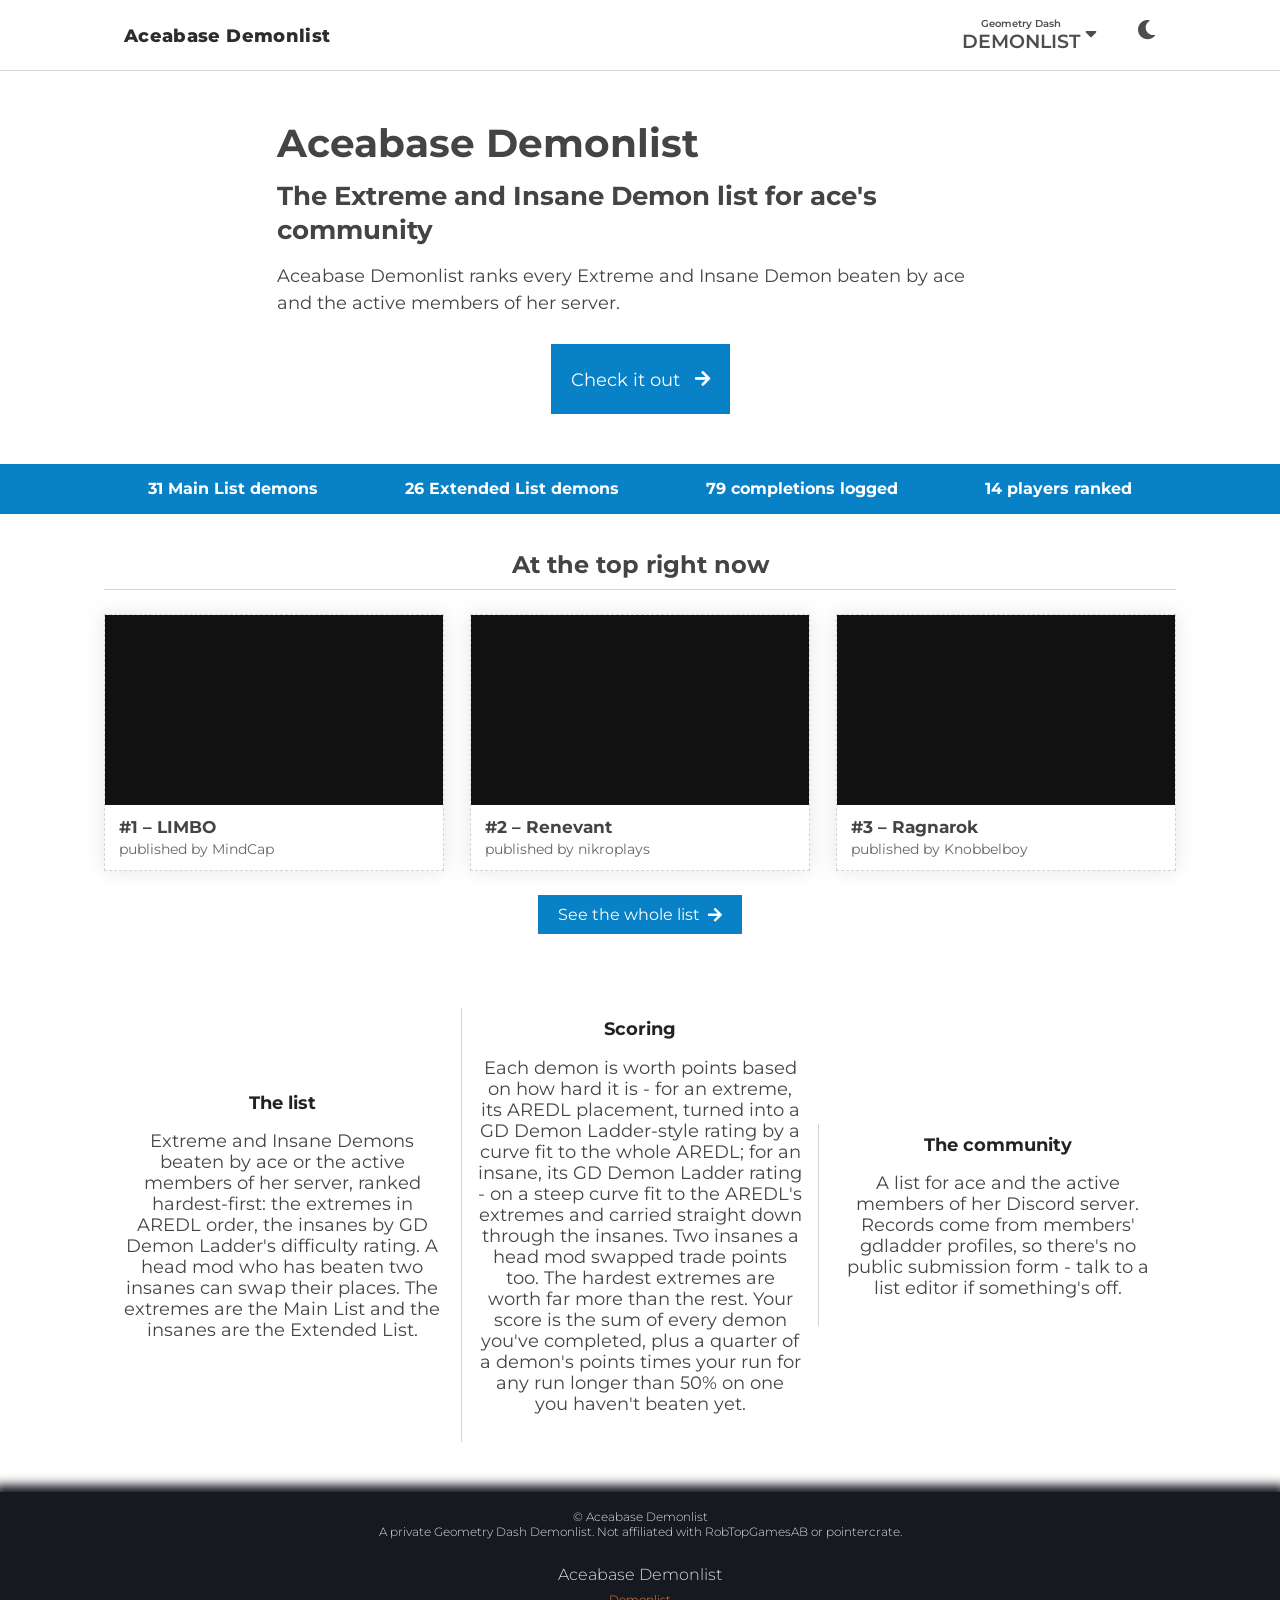
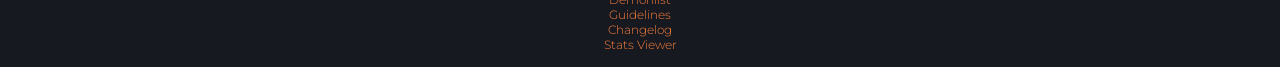
<file: index.html>
<!DOCTYPE html>
<html lang="en">
<head>
<meta charset="utf-8">
<link rel="icon" type="image/svg+xml" href="favicon.svg">
<meta name="viewport" content="width=device-width, initial-scale=1">
<title>Aceabase Demonlist</title>
<meta name="description" content="Aceabase Demonlist ranks every Extreme and Insane Demon beaten by ace and the active members of her server.">

<script src="static/core/js/vendor/jquery.min.js"></script>
<script src="static/core/js/vendor/jquery-ui.min.js"></script>
<script src="data/config.js"></script>
<script src="static/js/theme.js"></script>
<script src="data/demons.js"></script>
<script src="static/js/list-utils.js"></script>

<link rel="stylesheet" href="static/core/css/icon.css">
<link rel="stylesheet" href="static/core/css/nav.css">
<link rel="stylesheet" href="static/core/css/main.css">
<link rel="stylesheet" href="static/core/css/ui.css">
<link rel="stylesheet" href="static/core/css/core.css">
<link rel="stylesheet" href="static/core/css/fa.all.min.css">
<link rel="stylesheet" href="static/css/home.css">
<link rel="stylesheet" href="https://fonts.googleapis.com/css?family=Montserrat|Montserrat:light,bold">
<link rel="stylesheet" href="static/css/theme-cabin.css">
</head>
<body>
<div id="bg" aria-hidden="true"></div>
<div class="content">
<header>
<nav class="center collapse underlined see-through">
  <div class="nav-icon nav-nohide" style="margin-right:auto">
    <a href="index.html" aria-label="Go to homepage" style="font-weight:800;letter-spacing:.02em;font-size:1.1rem">Aceabase Demonlist</a>
  </div>
  <div class="nav-group">
    <a class="nav-item hover white" href="demonlist/index.html">
      <span class="flex col"><span style="font-size:50%">Geometry Dash</span><span>DEMONLIST</span></span>
      <i class="fas fa-sort-down" style="height:50%; padding-left:5px"></i>
    </a>
    <ul class="nav-hover-dropdown">
      <li><a class="white hover" href="guidelines/index.html">Guidelines</a></li>
      <li><a class="white hover" href="changelog/index.html">Changelog</a></li>
      <li><a class="white hover" href="demonlist/statsviewer.html">Stats Viewer</a></li>
      <li class="mod-nav"><a class="white hover" href="/api/login">Mod login</a></li>
    </ul>
  </div>
  <button type="button" class="nav-item hover white theme-switch" id="theme-switch" title="Theme" aria-label="Theme">
    <i class="fas fa-moon" aria-hidden="true"></i><i class="fas fa-sun" aria-hidden="true"></i>
  </button>
  <div class="nav-item collapse-button nav-nohide">
    <div class="hamburger hover"><input type="checkbox"><span></span><span></span><span></span></div>
  </div>
  <div class="nav-drop-down">
    <a class="nav-item hover white" href="index.html">Home</a>
    <a class="nav-item hover white" href="demonlist/index.html">
      <span class="flex col"><span style="font-size:50%">Geometry Dash</span><span>DEMONLIST</span></span>
    </a>
    <ul class="nav-hover-dropdown">
      <li><a class="white hover" href="guidelines/index.html">Guidelines</a></li>
      <li><a class="white hover" href="changelog/index.html">Changelog</a></li>
      <li><a class="white hover" href="demonlist/statsviewer.html">Stats Viewer</a></li>
      <li class="mod-nav"><a class="white hover" href="/api/login">Mod login</a></li>
    </ul>
  </div>
</nav>
<div></div>
</header>

<div class="information-banner left">
  <div style="display:flex; flex-flow:column">
    <div class="information">
      <h1 style="text-align:left; margin-top:0px" id="site-title"></h1>
      <h2 style="text-align:left" id="site-tagline"></h2>
      <div id="site-description"></div>
    </div>
    <a class="big blue hover button" href="demonlist/index.html">Check it out&nbsp;&nbsp;&nbsp;<i class="fa fa-arrow-right" aria-hidden="true"></i></a>
  </div>
</div>

<aside class="center information-stripe">
  <div class="flex" style="flex-wrap:wrap; align-items:center" id="site-stats"></div>
</aside>

<section class="center" id="home-top">
  <h2 class="underlined pad">At the top right now</h2>
  <div class="flex wrap" id="home-top3"></div>
  <a class="blue hover button" href="demonlist/index.html">See the whole list&nbsp;&nbsp;<i class="fa fa-arrow-right" aria-hidden="true"></i></a>
</section>

<div class="information-banner">
  <div id="about-inner" class="flex"></div>
</div>

<script>
  document.getElementById("site-title").textContent = window.SITE.name;
  document.getElementById("site-tagline").textContent = window.SITE.tagline;
  document.getElementById("site-description").textContent = window.SITE.description;

  var demons = DL.sortedDemons();
  var mainCount = demons.filter(function (d) { return DL.tierOf(d.position) === "main"; }).length;
  var extendedCount = demons.filter(function (d) { return DL.tierOf(d.position) === "extended"; }).length;
  var recordCount = demons.reduce(function (n, d) { return n + (d.records || []).length; }, 0);
  var playerCount = DL.aggregatePlayers().length;

  document.getElementById("site-stats").innerHTML =
    "<span>" + mainCount + " Main List demons</span>" +
    "<span>" + extendedCount + " Extended List demons</span>" +
    "<span>" + recordCount + " completions logged</span>" +
    "<span>" + playerCount + " players ranked</span>";

  document.getElementById("home-top3").innerHTML = demons.slice(0, 3).map(function (d) {
    return (
      '<a class="home-demon-card" href="demonlist/demon.html?id=' + encodeURIComponent(d.id) + '">' +
        DL.demonThumbHtml(d) +
        '<div class="home-demon-card-body">' +
          "<b>#" + d.position + " – " + DL.escapeHtml(d.name) + "</b>" +
          "<span>published by " + DL.escapeHtml(d.publisher) + "</span>" +
        "</div>" +
      "</a>"
    );
  }).join("");

  document.getElementById("about-inner").innerHTML = (window.SITE.about || []).map(function (a) {
    return "<div><h3>" + DL.escapeHtml(a.title) + "</h3><p>" + DL.escapeHtml(a.text) + "</p></div>";
  }).join("");
</script>

</div>

<footer class="center">
  <span class="overline pad" style="text-align:center">
    <span id="footer-name"></span><br>
    A private Geometry Dash Demonlist. Not affiliated with RobTopGamesAB or pointercrate.
  </span>
  <div class="flex no-stretch">
    <nav>
      <h2>Aceabase Demonlist</h2>
      <a class="link" href="demonlist/index.html">Demonlist</a><br>
      <a class="link" href="guidelines/index.html">Guidelines</a><br>
      <a class="link" href="changelog/index.html">Changelog</a><br>
      <a class="link" href="demonlist/statsviewer.html">Stats Viewer</a><br>
    </nav>
  </div>
  <script>document.getElementById("footer-name").textContent = "© " + window.SITE.name;</script>
</footer>

<script src="static/core/js/ui.js"></script>
<script src="static/core/js/misc.js"></script>
<script src="static/core/js/nav.js"></script>
<script src="static/js/modnav.js"></script>
</body>
</html>
</file>
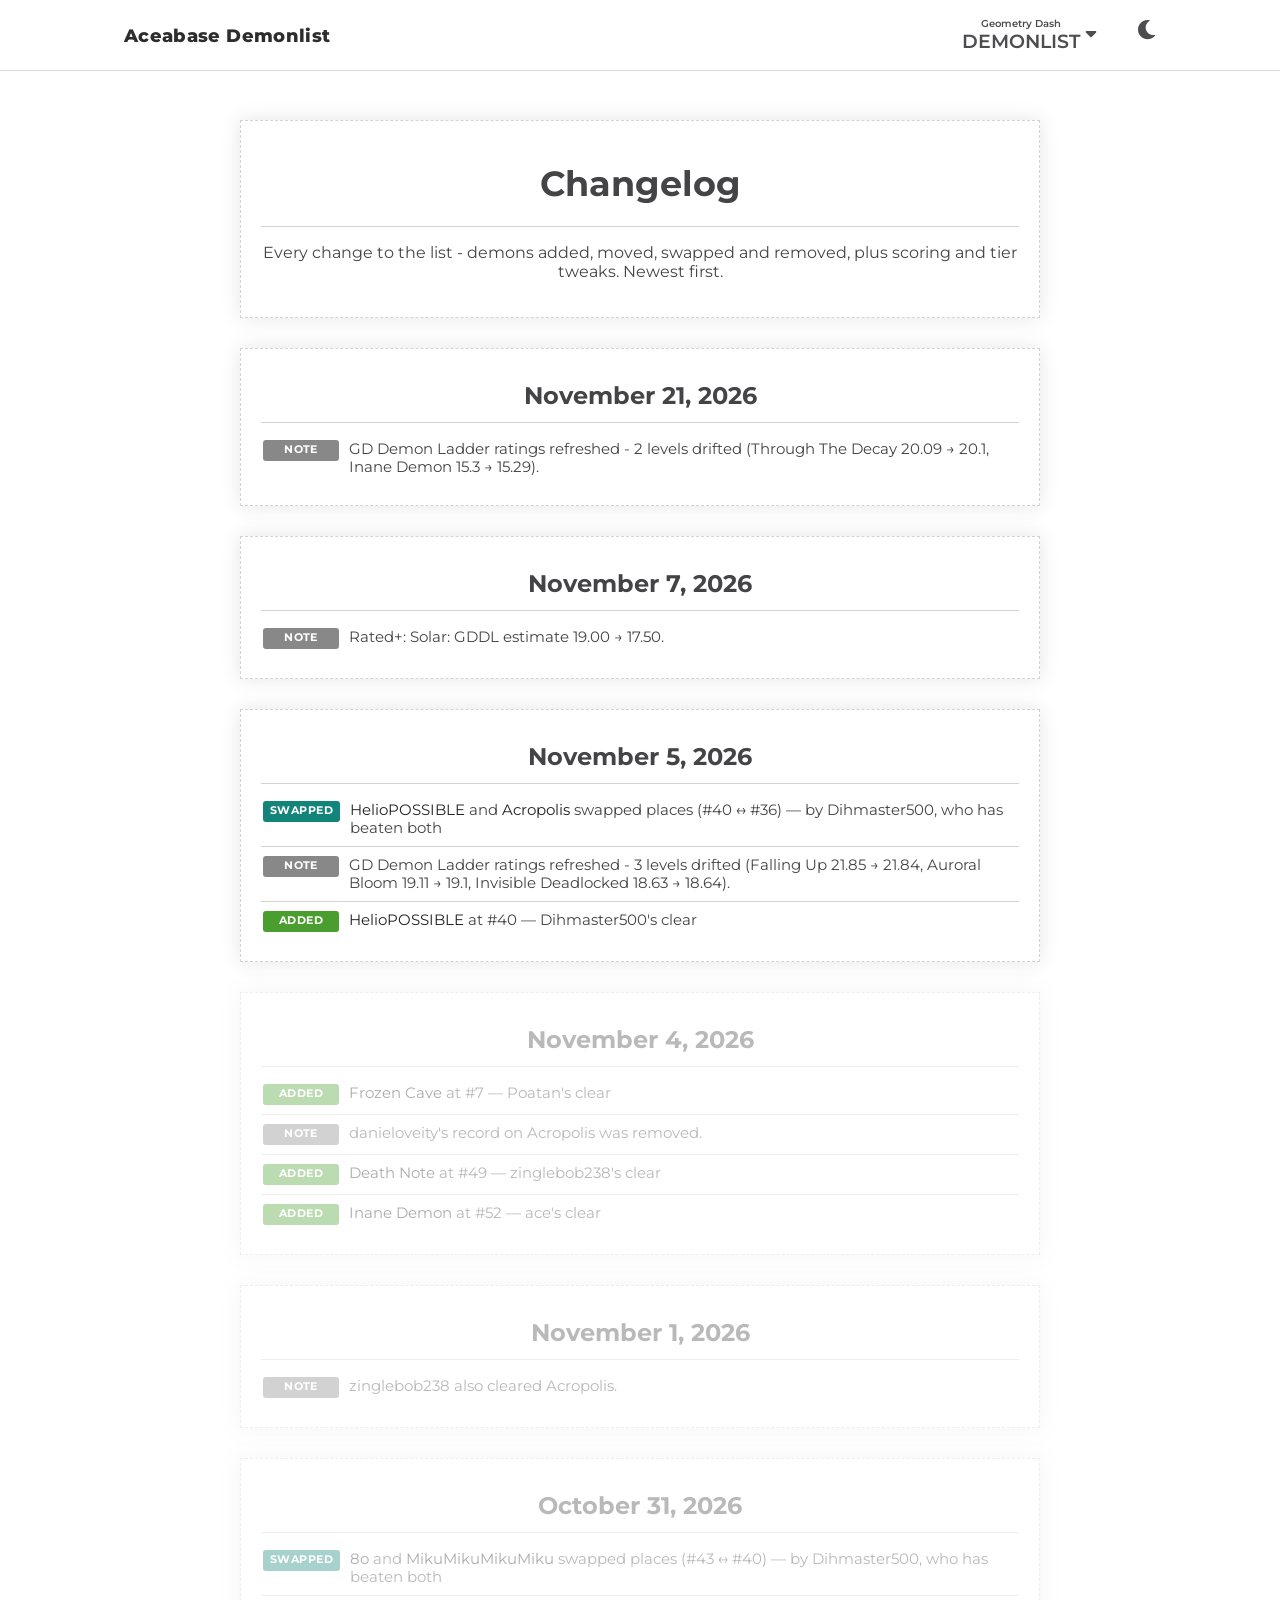
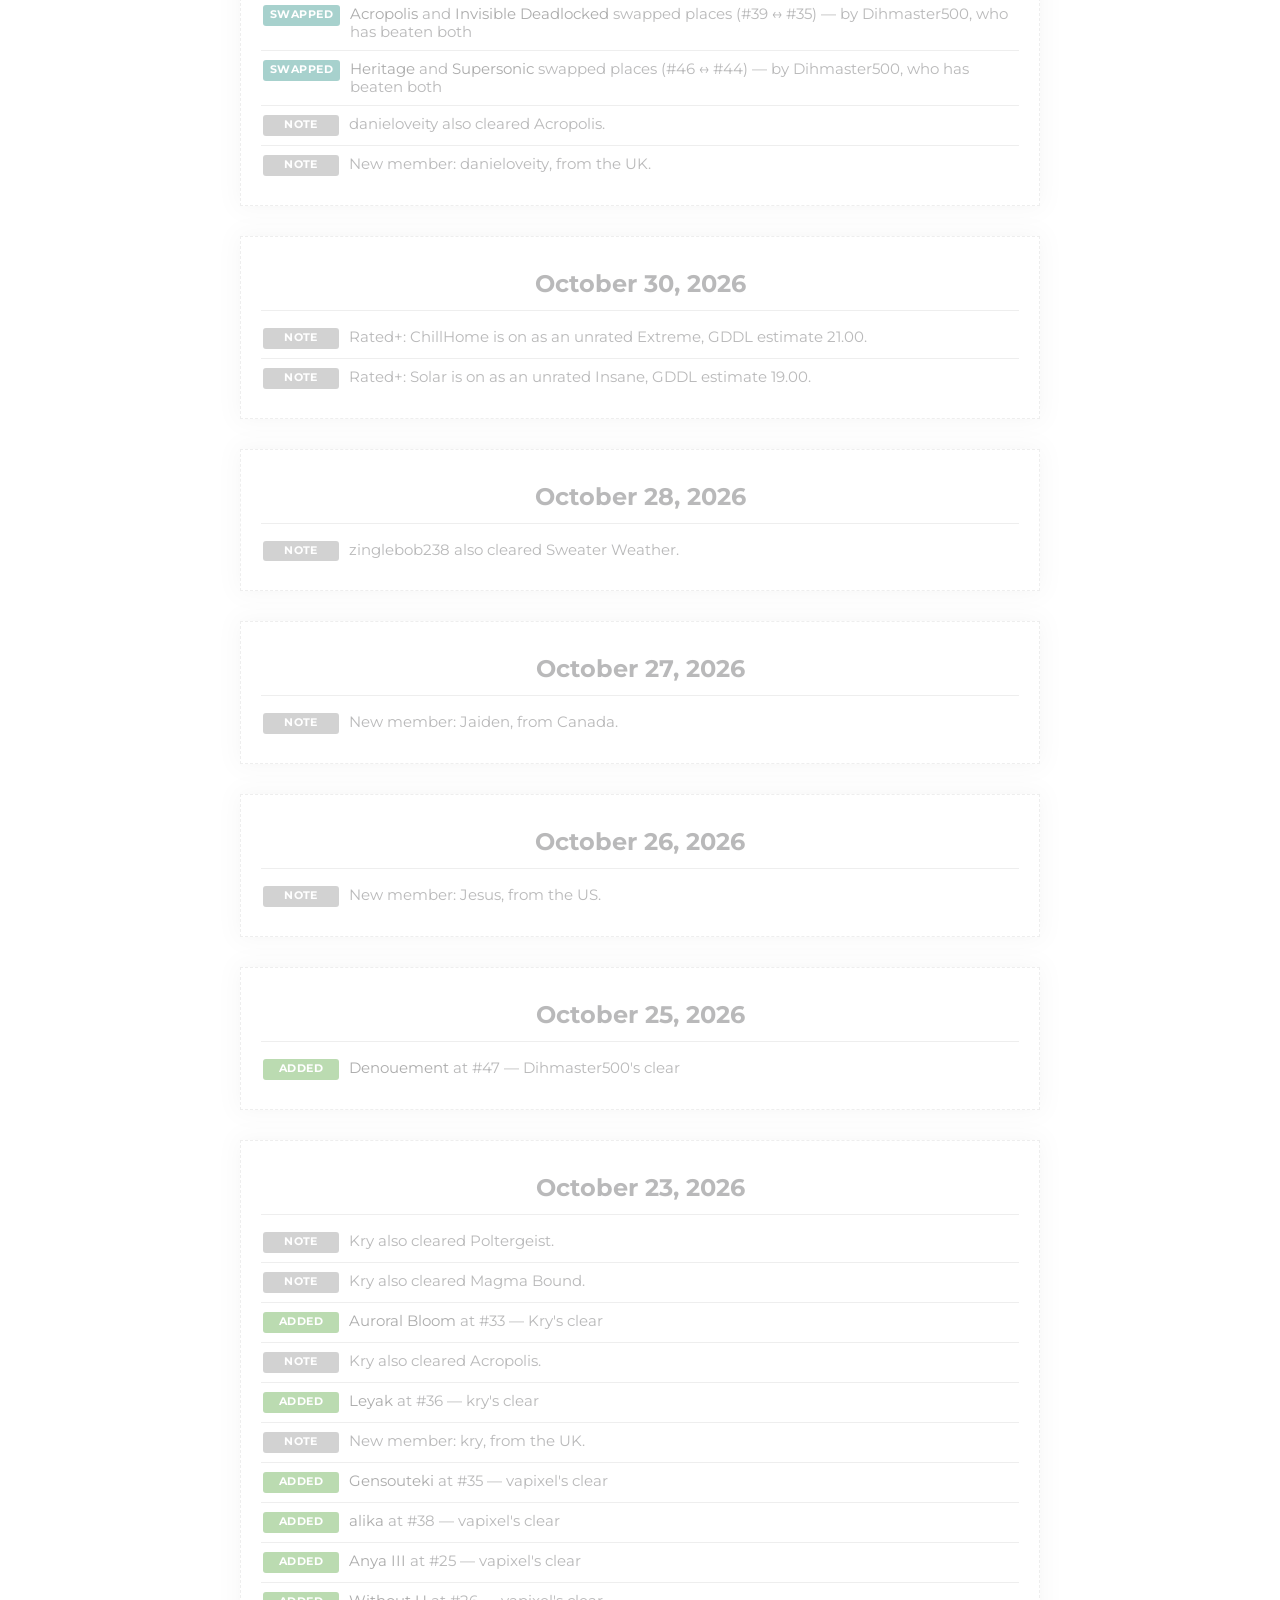
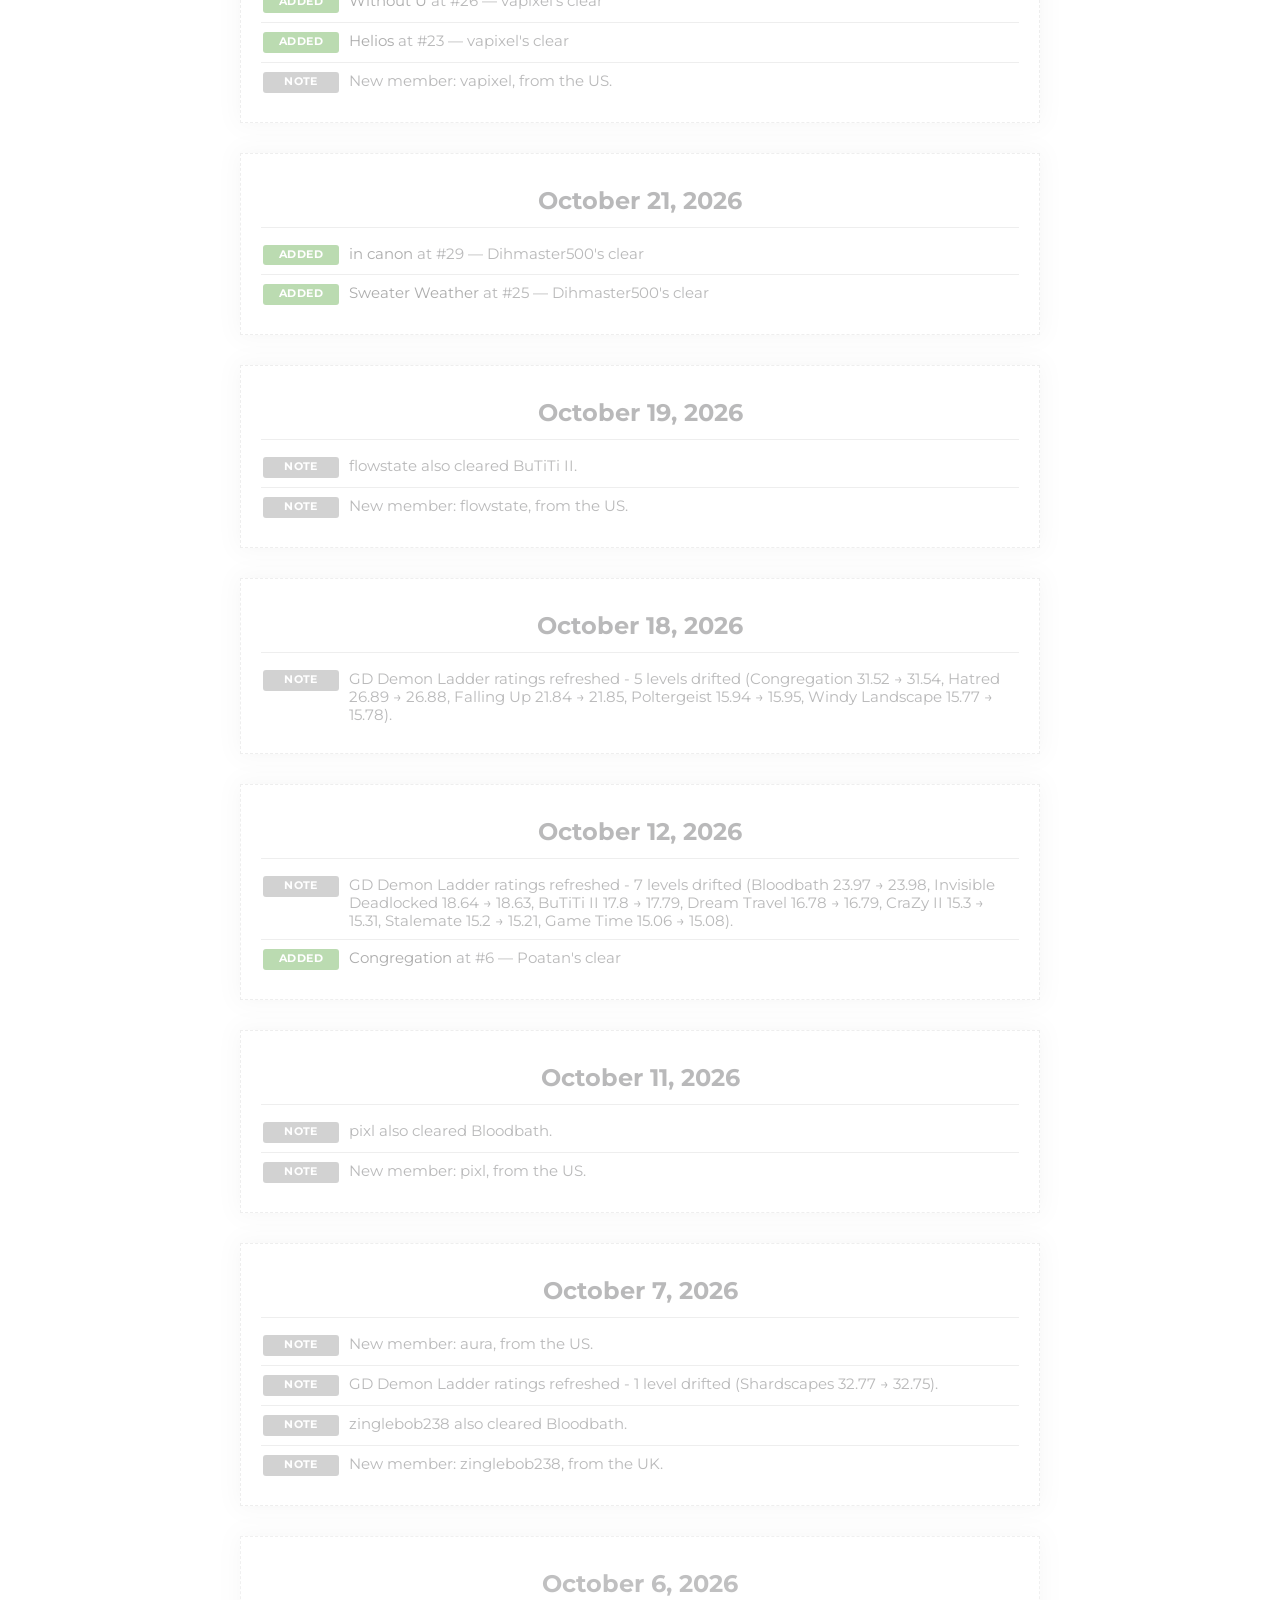
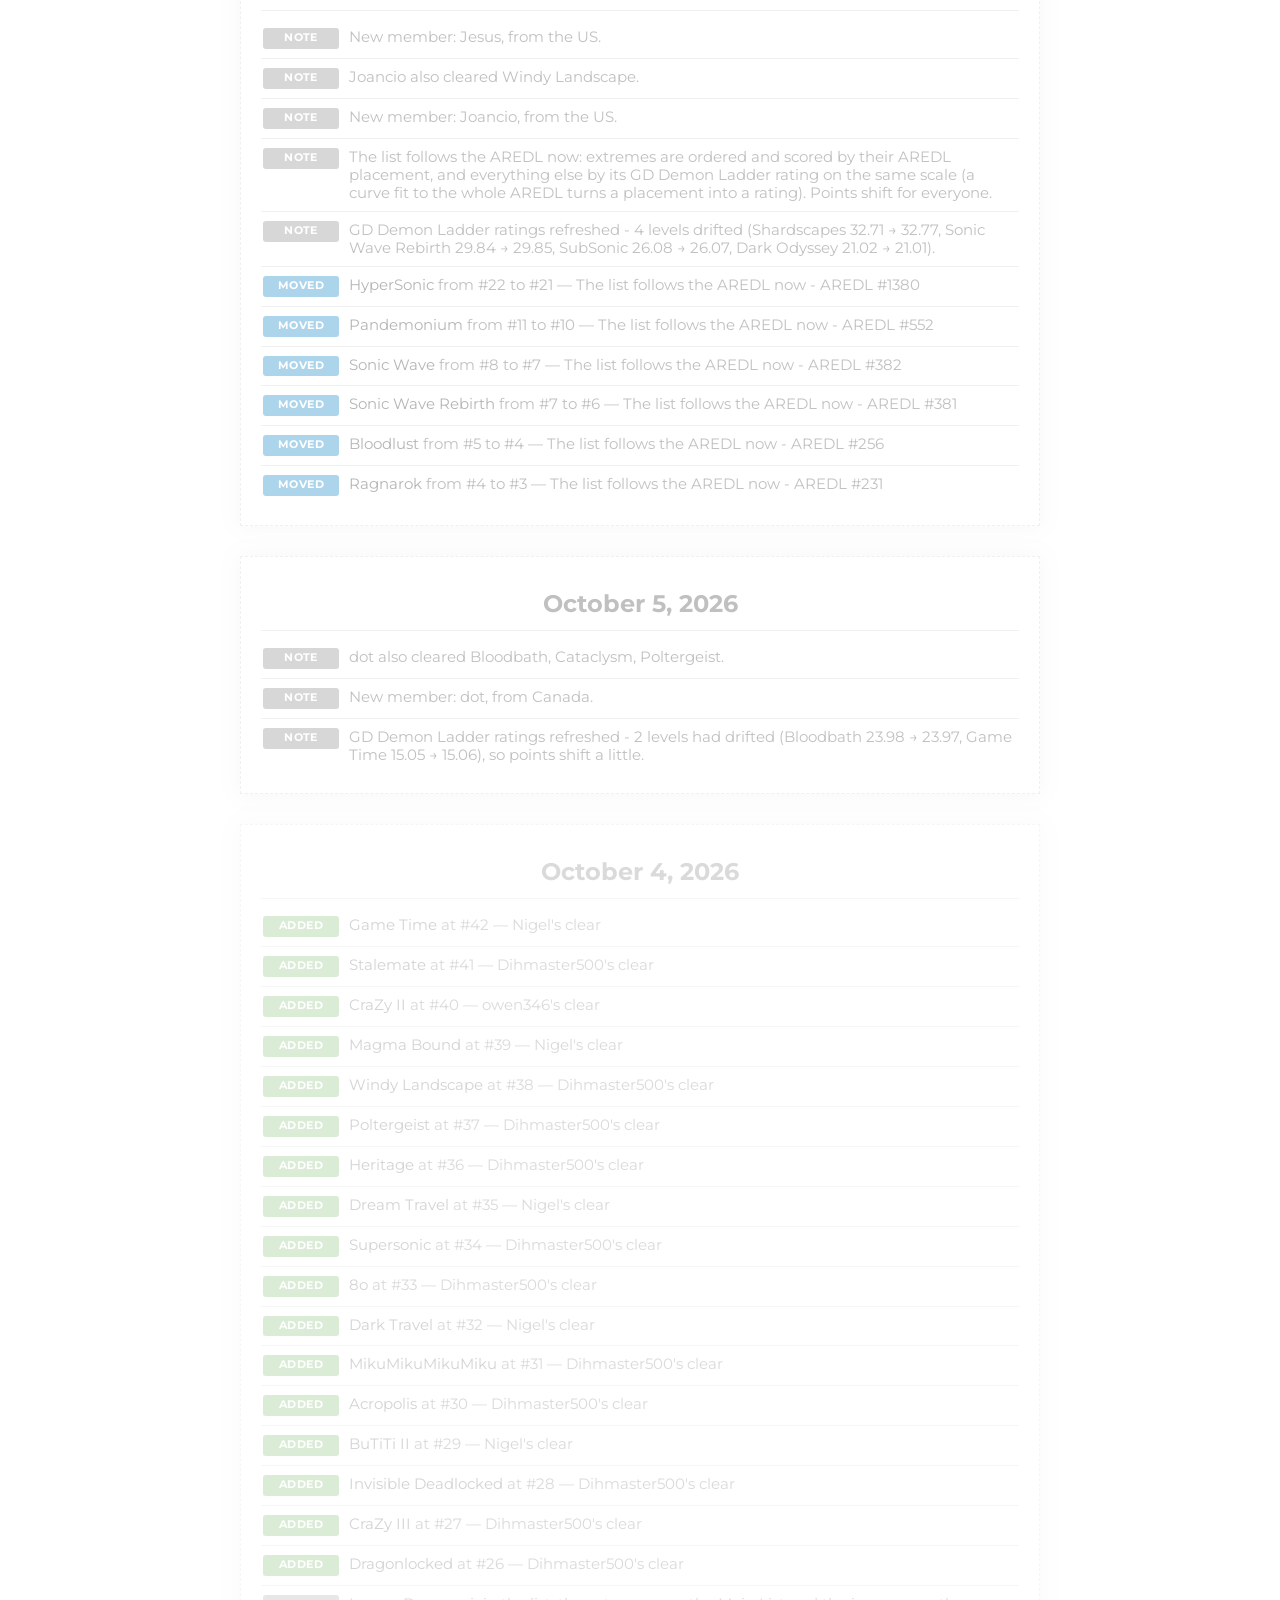
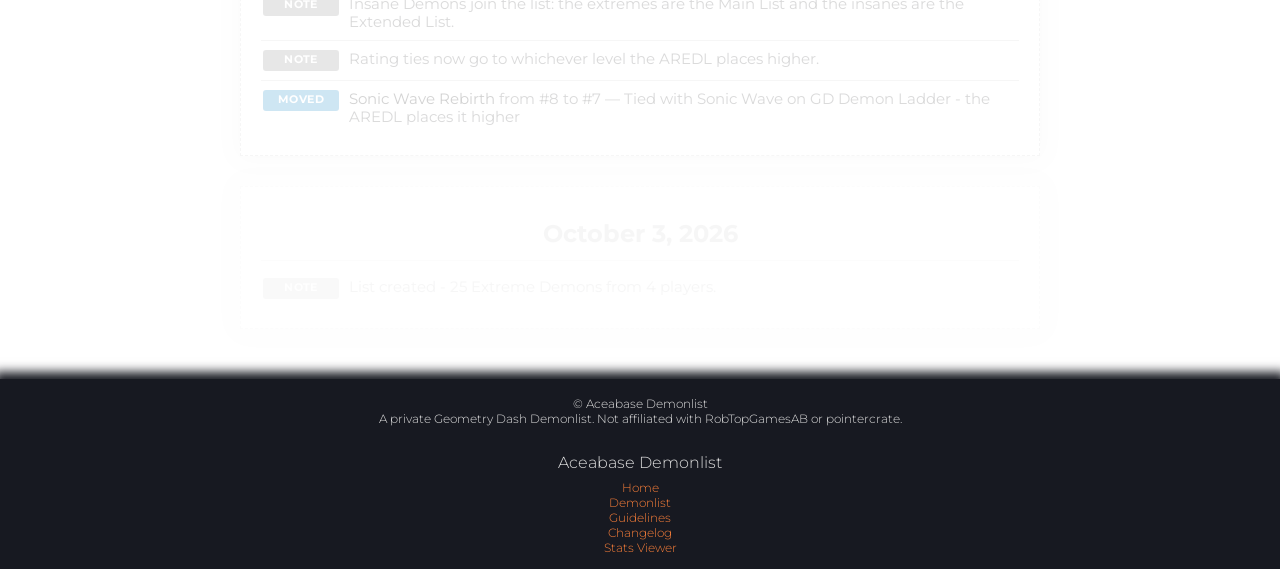
<file: changelog/index.html>
<!DOCTYPE html>
<html lang="en">
<head>
<meta charset="utf-8">
<link rel="icon" type="image/svg+xml" href="../favicon.svg">
<meta name="viewport" content="width=device-width, initial-scale=1">
<title>Changelog · Aceabase Demonlist</title>
<meta name="description" content="Every change to Aceabase Demonlist - demons added, moved, swapped and removed.">

<script src="../static/core/js/vendor/jquery.min.js"></script>
<script src="../static/core/js/vendor/jquery-ui.min.js"></script>
<script src="../data/config.js"></script>
<script src="../static/js/theme.js"></script>
<script src="../data/demons.js"></script>
<script src="../data/changelog.js"></script>
<script src="../static/js/list-utils.js"></script>
<script src="../static/js/demonlist.js"></script>

<link rel="stylesheet" href="../static/core/css/icon.css">
<link rel="stylesheet" href="../static/core/css/nav.css">
<link rel="stylesheet" href="../static/core/css/main.css">
<link rel="stylesheet" href="../static/core/css/ui.css">
<link rel="stylesheet" href="../static/core/css/core.css">
<link rel="stylesheet" href="../static/core/css/fa.all.min.css">
<link rel="stylesheet" href="../static/css/demonlist.css">
<link rel="stylesheet" href="https://fonts.googleapis.com/css?family=Montserrat|Montserrat:light,bold">
<link rel="stylesheet" href="../static/css/theme-cabin.css">
</head>
<body>
<div id="bg" aria-hidden="true"></div>
<div class="content">
<header>
<nav class="center collapse underlined see-through">
  <div class="nav-icon nav-nohide" style="margin-right:auto">
    <a href="../index.html" aria-label="Go to homepage" style="font-weight:800;letter-spacing:.02em;font-size:1.1rem">Aceabase Demonlist</a>
  </div>
  <div class="nav-group">
    <a class="nav-item hover white" href="../demonlist/index.html">
      <span class="flex col"><span style="font-size:50%">Geometry Dash</span><span>DEMONLIST</span></span>
      <i class="fas fa-sort-down" style="height:50%; padding-left:5px"></i>
    </a>
    <ul class="nav-hover-dropdown">
      <li><a class="white hover" href="../guidelines/index.html">Guidelines</a></li>
      <li><a class="white hover" href="index.html">Changelog</a></li>
      <li><a class="white hover" href="../demonlist/statsviewer.html">Stats Viewer</a></li>
      <li class="mod-nav"><a class="white hover" href="/api/login">Mod login</a></li>
    </ul>
  </div>
  <button type="button" class="nav-item hover white theme-switch" id="theme-switch" title="Theme" aria-label="Theme">
    <i class="fas fa-moon" aria-hidden="true"></i><i class="fas fa-sun" aria-hidden="true"></i>
  </button>
  <div class="nav-item collapse-button nav-nohide">
    <div class="hamburger hover"><input type="checkbox"><span></span><span></span><span></span></div>
  </div>
  <div class="nav-drop-down">
    <a class="nav-item hover white" href="../index.html">Home</a>
    <a class="nav-item hover white" href="../demonlist/index.html">
      <span class="flex col"><span style="font-size:50%">Geometry Dash</span><span>DEMONLIST</span></span>
    </a>
    <ul class="nav-hover-dropdown">
      <li><a class="white hover" href="../guidelines/index.html">Guidelines</a></li>
      <li><a class="white hover" href="index.html">Changelog</a></li>
      <li><a class="white hover" href="../demonlist/statsviewer.html">Stats Viewer</a></li>
      <li class="mod-nav"><a class="white hover" href="/api/login">Mod login</a></li>
    </ul>
  </div>
</nav>
<div></div>
</header>

<div class="center" style="max-width:820px; margin:0 auto; padding:20px 0">
  <section class="panel fade">
    <div class="underlined"><h1>Changelog</h1></div>
    <p>Every change to the list - demons added, moved, swapped and removed, plus scoring and tier tweaks. Newest first.</p>
  </section>
  <div id="changelog"></div>
</div>

<script>
  DL.renderChangelog(document.getElementById("changelog"), "../demonlist/");
</script>
</div>

<footer class="center">
  <span class="overline pad" style="text-align:center">
    <span id="footer-name"></span><br>
    A private Geometry Dash Demonlist. Not affiliated with RobTopGamesAB or pointercrate.
  </span>
  <div class="flex no-stretch">
    <nav>
      <h2>Aceabase Demonlist</h2>
      <a class="link" href="../index.html">Home</a><br>
      <a class="link" href="../demonlist/index.html">Demonlist</a><br>
      <a class="link" href="../guidelines/index.html">Guidelines</a><br>
      <a class="link" href="../changelog/index.html">Changelog</a><br>
      <a class="link" href="../demonlist/statsviewer.html">Stats Viewer</a><br>
    </nav>
  </div>
  <script>document.getElementById("footer-name").textContent = "© " + window.SITE.name;</script>
</footer>

<script src="../static/core/js/ui.js"></script>
<script src="../static/core/js/misc.js"></script>
<script src="../static/core/js/nav.js"></script>
<script src="../static/js/modnav.js"></script>
</body>
</html>
</file>
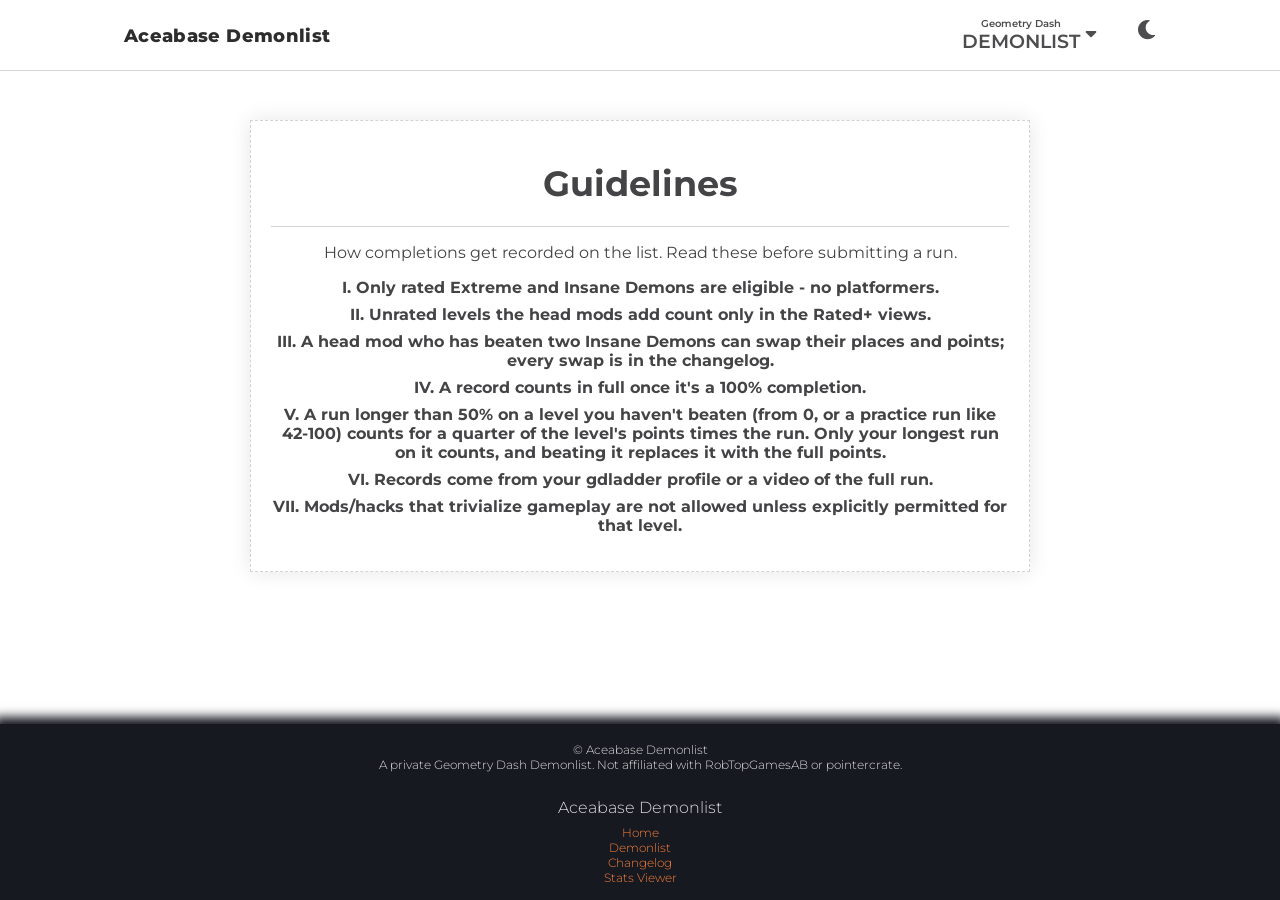
<file: guidelines/index.html>
<!DOCTYPE html>
<html lang="en">
<head>
<meta charset="utf-8">
<link rel="icon" type="image/svg+xml" href="../favicon.svg">
<meta name="viewport" content="width=device-width, initial-scale=1">
<title>Guidelines · Aceabase Demonlist</title>
<meta name="description" content="Record submission guidelines for Aceabase Demonlist.">

<script src="../static/core/js/vendor/jquery.min.js"></script>
<script src="../static/core/js/vendor/jquery-ui.min.js"></script>
<script src="../data/config.js"></script>
<script src="../static/js/theme.js"></script>
<script src="../data/demons.js"></script>
<script src="../static/js/list-utils.js"></script>

<link rel="stylesheet" href="../static/core/css/icon.css">
<link rel="stylesheet" href="../static/core/css/nav.css">
<link rel="stylesheet" href="../static/core/css/main.css">
<link rel="stylesheet" href="../static/core/css/ui.css">
<link rel="stylesheet" href="../static/core/css/core.css">
<link rel="stylesheet" href="../static/core/css/fa.all.min.css">
<link rel="stylesheet" href="https://fonts.googleapis.com/css?family=Montserrat|Montserrat:light,bold">
<link rel="stylesheet" href="../static/css/theme-cabin.css">
</head>
<body>
<div id="bg" aria-hidden="true"></div>
<div class="content">
<header>
<nav class="center collapse underlined see-through">
  <div class="nav-icon nav-nohide" style="margin-right:auto">
    <a href="../index.html" aria-label="Go to homepage" style="font-weight:800;letter-spacing:.02em;font-size:1.1rem">Aceabase Demonlist</a>
  </div>
  <div class="nav-group">
    <a class="nav-item hover white" href="../demonlist/index.html">
      <span class="flex col"><span style="font-size:50%">Geometry Dash</span><span>DEMONLIST</span></span>
      <i class="fas fa-sort-down" style="height:50%; padding-left:5px"></i>
    </a>
    <ul class="nav-hover-dropdown">
      <li><a class="white hover" href="index.html">Guidelines</a></li>
      <li><a class="white hover" href="../changelog/index.html">Changelog</a></li>
      <li><a class="white hover" href="../demonlist/statsviewer.html">Stats Viewer</a></li>
      <li class="mod-nav"><a class="white hover" href="/api/login">Mod login</a></li>
    </ul>
  </div>
  <button type="button" class="nav-item hover white theme-switch" id="theme-switch" title="Theme" aria-label="Theme">
    <i class="fas fa-moon" aria-hidden="true"></i><i class="fas fa-sun" aria-hidden="true"></i>
  </button>
  <div class="nav-item collapse-button nav-nohide">
    <div class="hamburger hover"><input type="checkbox"><span></span><span></span><span></span></div>
  </div>
  <div class="nav-drop-down">
    <a class="nav-item hover white" href="../index.html">Home</a>
    <a class="nav-item hover white" href="../demonlist/index.html">
      <span class="flex col"><span style="font-size:50%">Geometry Dash</span><span>DEMONLIST</span></span>
    </a>
    <ul class="nav-hover-dropdown">
      <li><a class="white hover" href="index.html">Guidelines</a></li>
      <li><a class="white hover" href="../changelog/index.html">Changelog</a></li>
      <li><a class="white hover" href="../demonlist/statsviewer.html">Stats Viewer</a></li>
      <li class="mod-nav"><a class="white hover" href="/api/login">Mod login</a></li>
    </ul>
  </div>
</nav>
<div></div>
</header>

<div class="center" style="max-width:800px; margin:0 auto; padding:20px 0">
  <section class="panel fade">
    <div class="underlined"><h1>Guidelines</h1></div>
    <p>How completions get recorded on the list. Read these before submitting a run.</p>
    <ul class="roman" id="guidelines-list"></ul>
  </section>
</div>

<script>
  document.getElementById("guidelines-list").innerHTML = window.SITE.guidelines
    .map(function (g) { return "<li>" + DL.escapeHtml(g) + "</li>"; })
    .join("");
</script>
</div>

<footer class="center">
  <span class="overline pad" style="text-align:center">
    <span id="footer-name"></span><br>
    A private Geometry Dash Demonlist. Not affiliated with RobTopGamesAB or pointercrate.
  </span>
  <div class="flex no-stretch">
    <nav>
      <h2>Aceabase Demonlist</h2>
      <a class="link" href="../index.html">Home</a><br>
      <a class="link" href="../demonlist/index.html">Demonlist</a><br>
      <a class="link" href="../changelog/index.html">Changelog</a><br>
      <a class="link" href="../demonlist/statsviewer.html">Stats Viewer</a><br>
    </nav>
  </div>
  <script>document.getElementById("footer-name").textContent = "© " + window.SITE.name;</script>
</footer>

<script src="../static/core/js/ui.js"></script>
<script src="../static/core/js/misc.js"></script>
<script src="../static/core/js/nav.js"></script>
<script src="../static/js/modnav.js"></script>
</body>
</html>
</file>
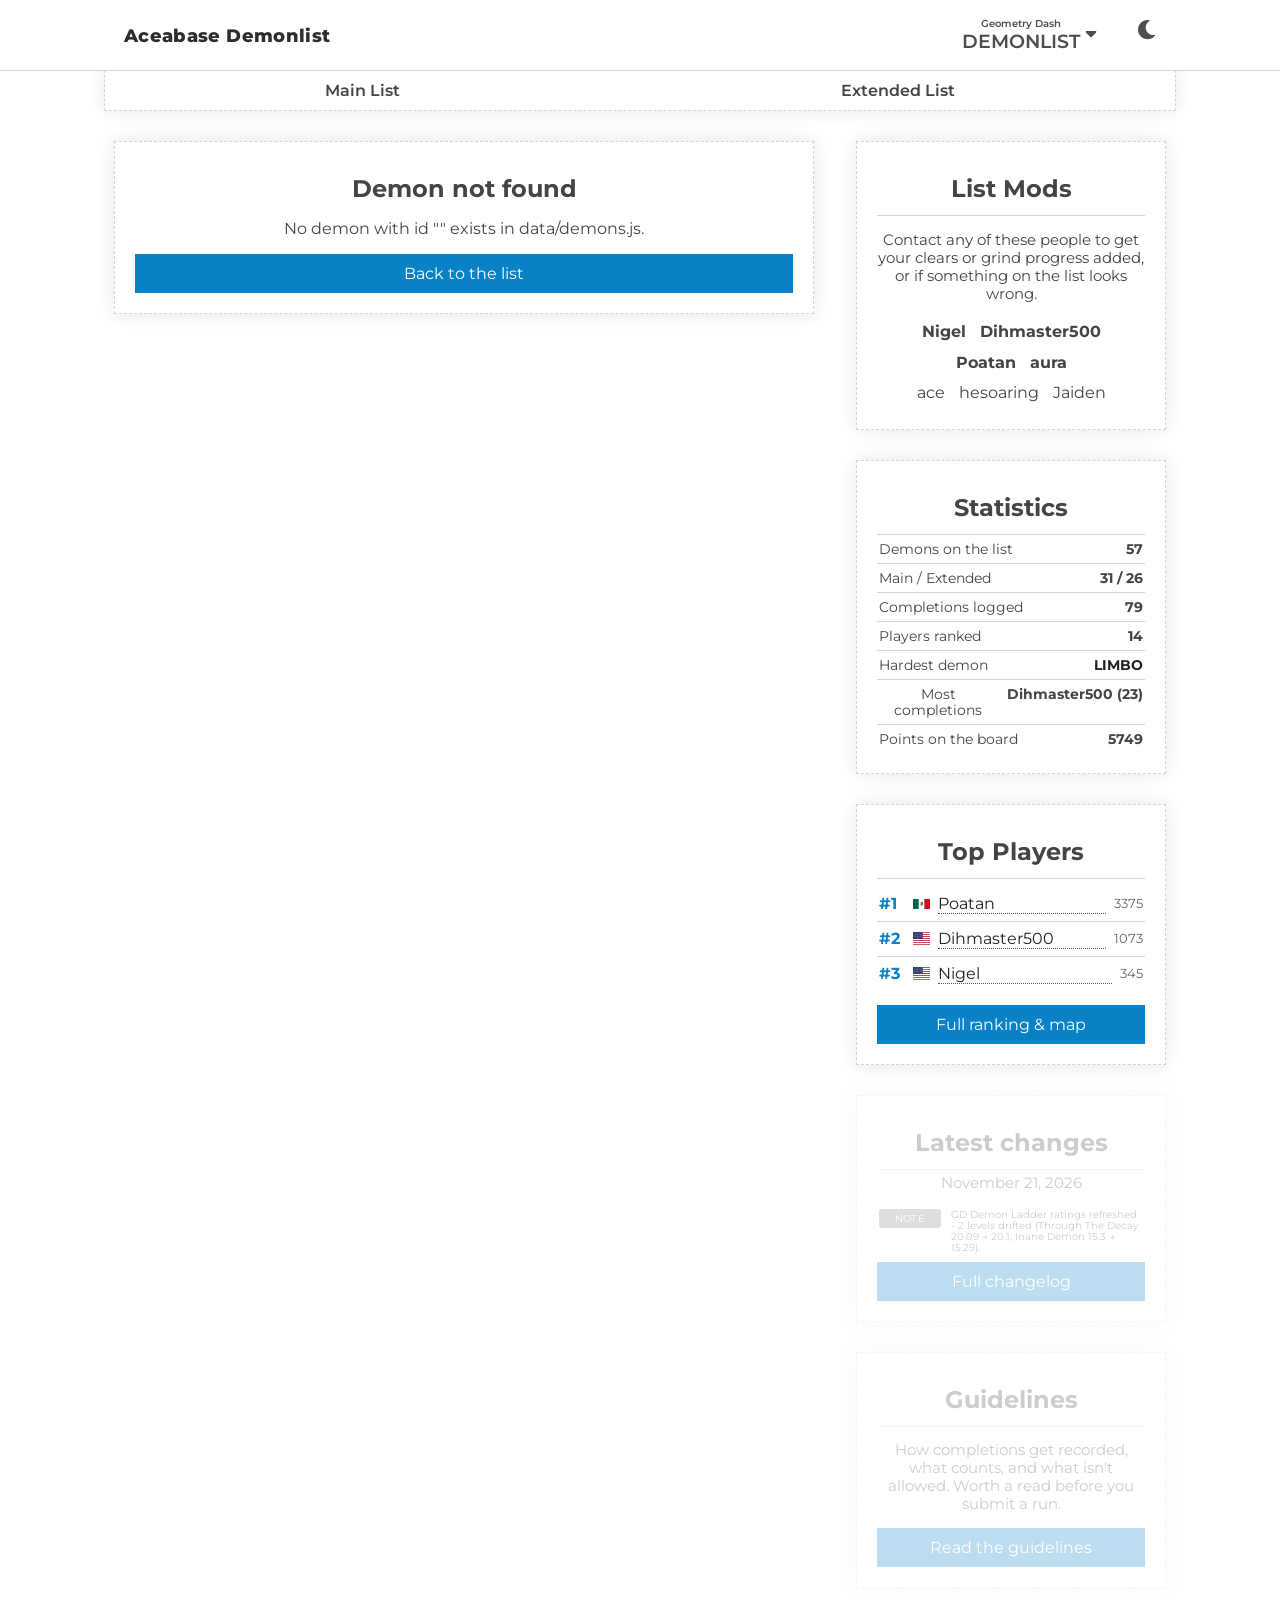
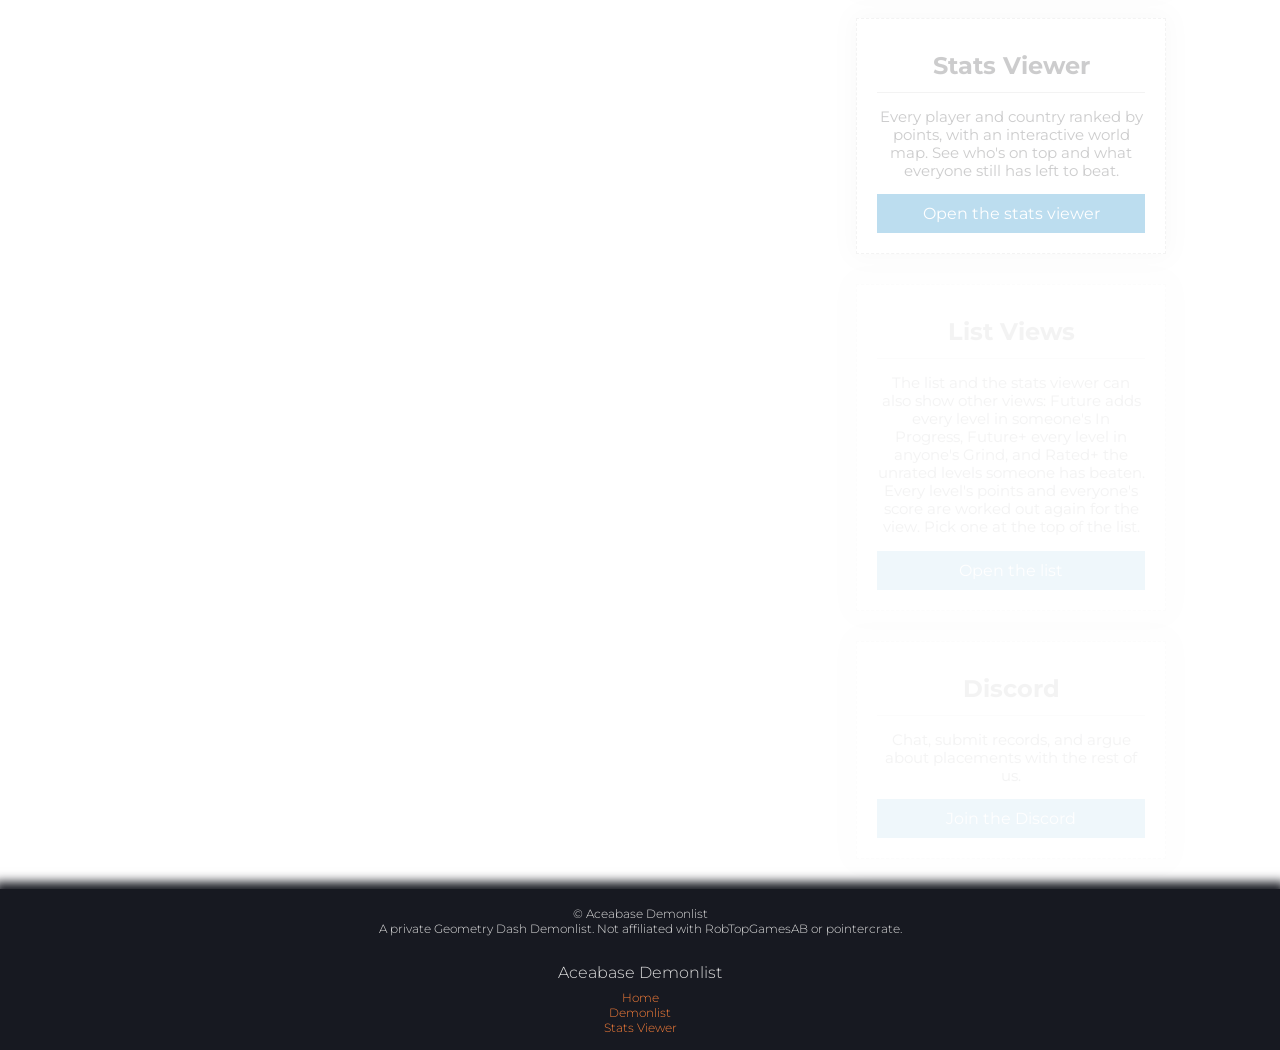
<file: demonlist/demon.html>
<!DOCTYPE html>
<html lang="en">
<head>
<meta charset="utf-8">
<link rel="icon" type="image/svg+xml" href="../favicon.svg">
<meta name="viewport" content="width=device-width, initial-scale=1">
<title>Demon · Aceabase Demonlist</title>
<meta name="description" content="A demon on Aceabase Demonlist – placement, showcase video and records.">

<script src="../static/core/js/vendor/jquery.min.js"></script>
<script src="../static/core/js/vendor/jquery-ui.min.js"></script>
<script src="../data/config.js"></script>
<script src="../static/js/theme.js"></script>
<script src="../data/demons.js"></script>
<script src="../data/changelog.js"></script>
<script src="../data/goal-levels.js"></script>
<script src="../data/writeups.js"></script>
<script src="../data/goals.js"></script>
<script src="../data/unrated.js"></script>
<script src="../static/js/list-utils.js"></script>
<script src="../static/js/demonlist.js"></script>
<script src="../static/js/goals.js"></script>
<script src="../static/js/views.js"></script>

<link rel="stylesheet" href="../static/core/css/icon.css">
<link rel="stylesheet" href="../static/core/css/nav.css">
<link rel="stylesheet" href="../static/core/css/main.css">
<link rel="stylesheet" href="../static/core/css/ui.css">
<link rel="stylesheet" href="../static/core/css/core.css">
<link rel="stylesheet" href="../static/core/css/fa.all.min.css">
<link rel="stylesheet" href="../static/css/demonlist.css">
<link rel="stylesheet" href="https://fonts.googleapis.com/css?family=Montserrat|Montserrat:light,bold">
<link rel="stylesheet" href="../static/css/theme-cabin.css">
</head>
<body>
<div id="bg" aria-hidden="true"></div>
<div class="content">
<header>
<nav class="center collapse underlined see-through">
  <div class="nav-icon nav-nohide" style="margin-right:auto">
    <a href="../index.html" aria-label="Go to homepage" style="font-weight:800;letter-spacing:.02em;font-size:1.1rem">Aceabase Demonlist</a>
  </div>
  <div class="nav-group">
    <a class="nav-item hover white" href="index.html">
      <span class="flex col"><span style="font-size:50%">Geometry Dash</span><span>DEMONLIST</span></span>
      <i class="fas fa-sort-down" style="height:50%; padding-left:5px"></i>
    </a>
    <ul class="nav-hover-dropdown">
      <li><a class="white hover" href="../guidelines/index.html">Guidelines</a></li>
      <li><a class="white hover" href="../changelog/index.html">Changelog</a></li>
      <li><a class="white hover" href="statsviewer.html">Stats Viewer</a></li>
      <li class="mod-nav"><a class="white hover" href="/api/login">Mod login</a></li>
    </ul>
  </div>
  <button type="button" class="nav-item hover white theme-switch" id="theme-switch" title="Theme" aria-label="Theme">
    <i class="fas fa-moon" aria-hidden="true"></i><i class="fas fa-sun" aria-hidden="true"></i>
  </button>
  <div class="nav-item collapse-button nav-nohide">
    <div class="hamburger hover"><input type="checkbox"><span></span><span></span><span></span></div>
  </div>
  <div class="nav-drop-down">
    <a class="nav-item hover white" href="../index.html">Home</a>
    <a class="nav-item hover white" href="index.html">
      <span class="flex col"><span style="font-size:50%">Geometry Dash</span><span>DEMONLIST</span></span>
    </a>
    <ul class="nav-hover-dropdown">
      <li><a class="white hover" href="../guidelines/index.html">Guidelines</a></li>
      <li><a class="white hover" href="../changelog/index.html">Changelog</a></li>
      <li><a class="white hover" href="statsviewer.html">Stats Viewer</a></li>
      <li class="mod-nav"><a class="white hover" href="/api/login">Mod login</a></li>
    </ul>
  </div>
</nav>
<div></div>
</header>

<nav class="flex wrap m-center fade" id="lists" style="text-align:center"></nav>

<div class="flex m-center container">
  <main class="left" id="demon-detail"></main>
  <aside class="right" id="sidebar"></aside>
</div>

<script>
  var params = new URLSearchParams(location.search);
  var demon = DL.demonById(params.get("id"));
  // an unrated level (Rated+, data/unrated.js) has its page here too, always
  // in a Rated+ view - the only views it's in
  var unrated = demon ? null : DL.unratedById(params.get("id"));
  if (unrated && DL.currentView().rating !== "plus") {
    DL.useView({ time: DL.currentView().time, rating: "plus" });
  }
  DL.syncViewUrl();
  var view = DL.currentListView();
  var level = demon || unrated;

  if (!level) {
    document.getElementById("demon-detail").innerHTML =
      '<section class="panel fade"><h2>Demon not found</h2>' +
      '<p>No demon with id "' + DL.escapeHtml(params.get("id")) + '" exists in data/demons.js.</p>' +
      '<a class="blue hover button" href="index.html">Back to the list</a></section>';
    DL.renderListNav(document.getElementById("lists"), null, view);
  } else {
    // (an unrated level nobody has beaten yet may not be in the view at all)
    document.title =
      (view.pos(level) !== null && view.tier(level) !== "legacy" ? "#" + view.pos(level) + " " : "") +
      level.name + " · " + window.SITE.name;

    DL.renderListNav(document.getElementById("lists"), level, view);
    DL.renderDemonDetail(document.getElementById("demon-detail"), level, view);
  }

  DL.renderSidebar(document.getElementById("sidebar"), view);
</script>
</div>

<footer class="center">
  <span class="overline pad" style="text-align:center">
    <span id="footer-name"></span><br>
    A private Geometry Dash Demonlist. Not affiliated with RobTopGamesAB or pointercrate.
  </span>
  <div class="flex no-stretch">
    <nav>
      <h2>Aceabase Demonlist</h2>
      <a class="link" href="../index.html">Home</a><br>
      <a class="link" href="index.html">Demonlist</a><br>
      <a class="link" href="statsviewer.html">Stats Viewer</a><br>
    </nav>
  </div>
  <script>document.getElementById("footer-name").textContent = "© " + window.SITE.name;</script>
</footer>

<script src="../static/core/js/ui.js"></script>
<script src="../static/core/js/misc.js"></script>
<script src="../static/core/js/nav.js"></script>
<script src="../static/js/modnav.js"></script>
</body>
</html>
</file>
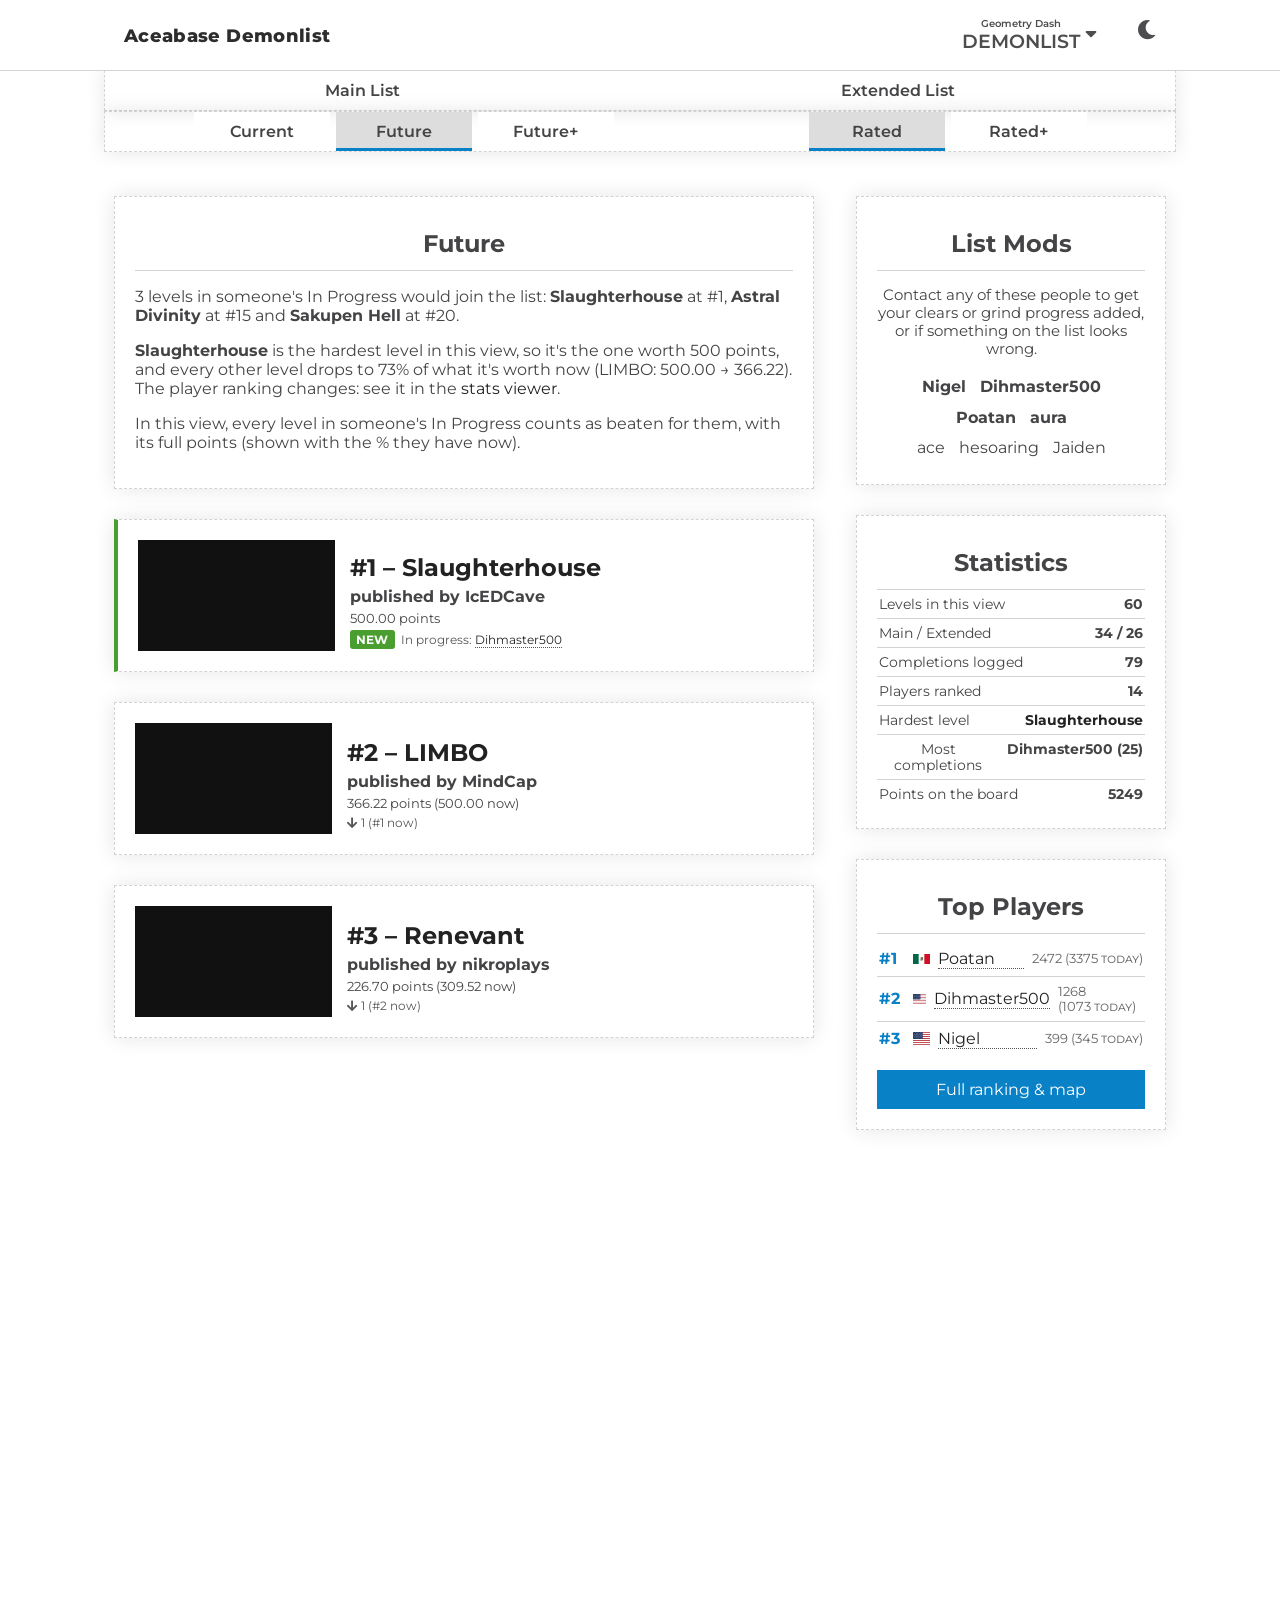
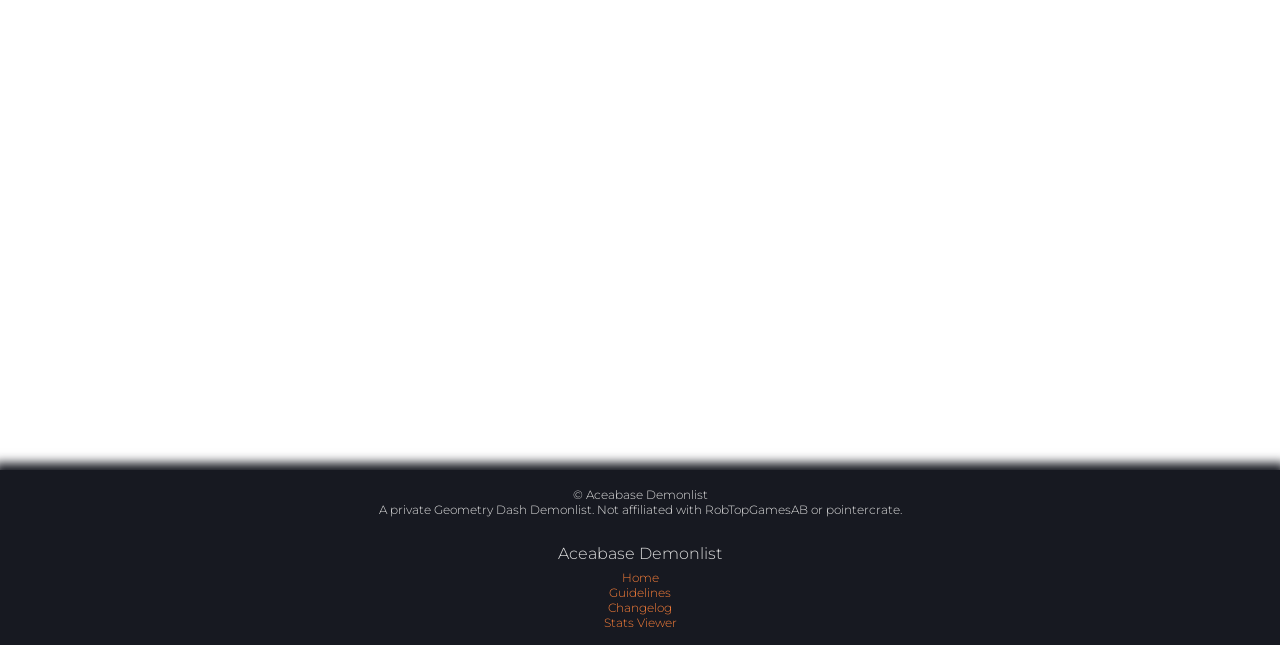
<file: demonlist/future.html>
<!DOCTYPE html>
<html lang="en">
<head>
<meta charset="utf-8">
<link rel="icon" type="image/svg+xml" href="../favicon.svg">
<meta name="viewport" content="width=device-width, initial-scale=1">
<title>Future List · Aceabase Demonlist</title>
<meta name="robots" content="noindex">
<!-- The Future List and Future+ are views of the list now (static/js/views.js):
     future.html -> index.html?time=future, future.html?plus -> index.html?time=plus -->
<script>location.replace("index.html?time=" + (/[?&]plus(?:[=&]|$)/.test(location.search) ? "plus" : "future") + location.hash);</script>
<noscript><meta http-equiv="refresh" content="0; url=index.html?time=future"></noscript>
</head>
<body>
<p><a href="index.html?time=future">The Future List is part of the Demonlist now.</a></p>
</body>
</html>
</file>
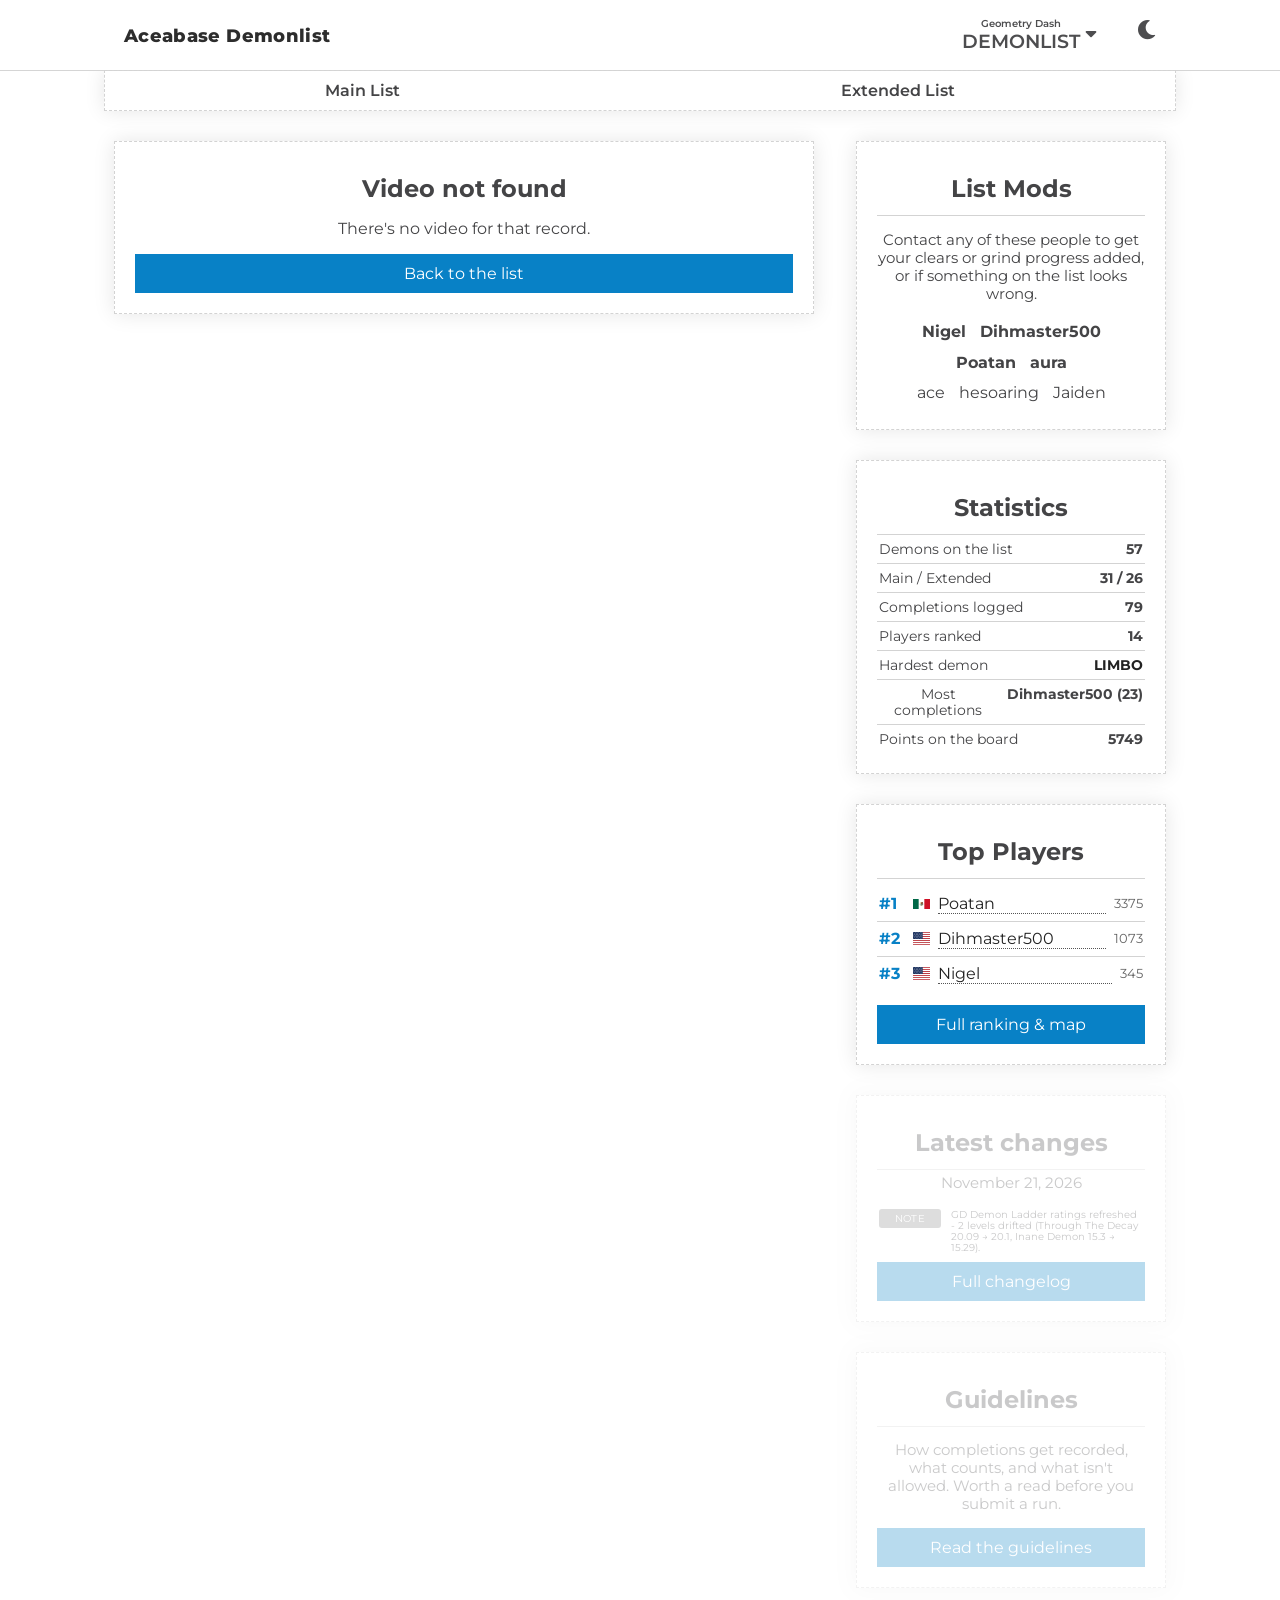
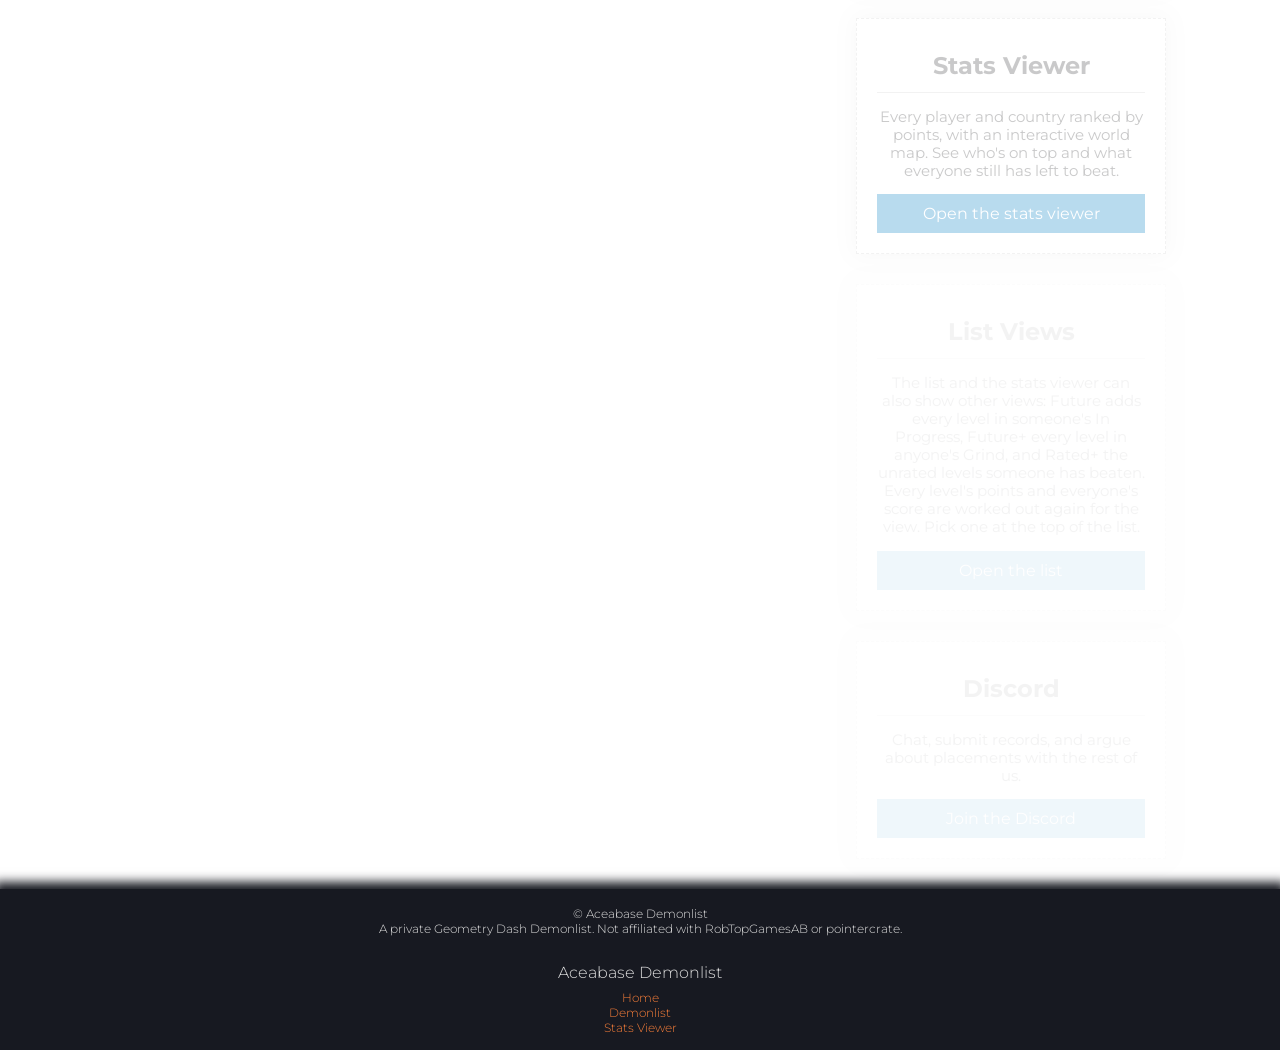
<file: demonlist/record.html>
<!DOCTYPE html>
<html lang="en">
<head>
<meta charset="utf-8">
<link rel="icon" type="image/svg+xml" href="../favicon.svg">
<meta name="viewport" content="width=device-width, initial-scale=1">
<title>Record · Aceabase Demonlist</title>
<meta name="description" content="A record video on Aceabase Demonlist, hosted right on the site.">

<script src="../static/core/js/vendor/jquery.min.js"></script>
<script src="../static/core/js/vendor/jquery-ui.min.js"></script>
<script src="../data/config.js"></script>
<script src="../static/js/theme.js"></script>
<script src="../data/demons.js"></script>
<script src="../data/changelog.js"></script>
<script src="../data/goal-levels.js"></script>
<script src="../data/goals.js"></script>
<script src="../data/unrated.js"></script>
<script src="../static/js/list-utils.js"></script>
<script src="../static/js/demonlist.js"></script>
<script src="../static/js/goals.js"></script>
<script src="../static/js/views.js"></script>

<link rel="stylesheet" href="../static/core/css/icon.css">
<link rel="stylesheet" href="../static/core/css/nav.css">
<link rel="stylesheet" href="../static/core/css/main.css">
<link rel="stylesheet" href="../static/core/css/ui.css">
<link rel="stylesheet" href="../static/core/css/core.css">
<link rel="stylesheet" href="../static/core/css/fa.all.min.css">
<link rel="stylesheet" href="../static/css/demonlist.css">
<link rel="stylesheet" href="https://fonts.googleapis.com/css?family=Montserrat|Montserrat:light,bold">
<link rel="stylesheet" href="../static/css/theme-cabin.css">
</head>
<body>
<div id="bg" aria-hidden="true"></div>
<div class="content">
<header>
<nav class="center collapse underlined see-through">
  <div class="nav-icon nav-nohide" style="margin-right:auto">
    <a href="../index.html" aria-label="Go to homepage" style="font-weight:800;letter-spacing:.02em;font-size:1.1rem">Aceabase Demonlist</a>
  </div>
  <div class="nav-group">
    <a class="nav-item hover white" href="index.html">
      <span class="flex col"><span style="font-size:50%">Geometry Dash</span><span>DEMONLIST</span></span>
      <i class="fas fa-sort-down" style="height:50%; padding-left:5px"></i>
    </a>
    <ul class="nav-hover-dropdown">
      <li><a class="white hover" href="../guidelines/index.html">Guidelines</a></li>
      <li><a class="white hover" href="../changelog/index.html">Changelog</a></li>
      <li><a class="white hover" href="statsviewer.html">Stats Viewer</a></li>
      <li class="mod-nav"><a class="white hover" href="/api/login">Mod login</a></li>
    </ul>
  </div>
  <button type="button" class="nav-item hover white theme-switch" id="theme-switch" title="Theme" aria-label="Theme">
    <i class="fas fa-moon" aria-hidden="true"></i><i class="fas fa-sun" aria-hidden="true"></i>
  </button>
  <div class="nav-item collapse-button nav-nohide">
    <div class="hamburger hover"><input type="checkbox"><span></span><span></span><span></span></div>
  </div>
  <div class="nav-drop-down">
    <a class="nav-item hover white" href="../index.html">Home</a>
    <a class="nav-item hover white" href="index.html">
      <span class="flex col"><span style="font-size:50%">Geometry Dash</span><span>DEMONLIST</span></span>
    </a>
    <ul class="nav-hover-dropdown">
      <li><a class="white hover" href="../guidelines/index.html">Guidelines</a></li>
      <li><a class="white hover" href="../changelog/index.html">Changelog</a></li>
      <li><a class="white hover" href="statsviewer.html">Stats Viewer</a></li>
      <li class="mod-nav"><a class="white hover" href="/api/login">Mod login</a></li>
    </ul>
  </div>
</nav>
<div></div>
</header>

<nav class="flex wrap m-center fade" id="lists" style="text-align:center"></nav>

<div class="flex m-center container">
  <main class="left" id="record-detail"></main>
  <aside class="right" id="sidebar"></aside>
</div>

<script>
  // record.html?demon=<levelId>&player=<name> - one record's hosted video
  DL.syncViewUrl();
  var view = DL.currentListView();
  var params = new URLSearchParams(location.search);
  var demon = DL.demonById(params.get("demon"));
  var record = demon
    ? (demon.records || []).filter(function (r) { return r.player === params.get("player"); })[0]
    : null;

  if (!demon || !record || !record.video) {
    document.getElementById("record-detail").innerHTML =
      '<section class="panel fade"><h2>Video not found</h2>' +
      "<p>There's no video for that record.</p>" +
      '<a class="blue hover button" href="' + (demon ? DL.demonUrl(demon.id) : "index.html") + '">' +
      (demon ? "All " + DL.escapeHtml(demon.name) + " records" : "Back to the list") + "</a></section>";
    DL.renderListNav(document.getElementById("lists"), demon || null, view);
  } else {
    document.title = record.player + " – " + demon.name + " · " + window.SITE.name;
    DL.renderListNav(document.getElementById("lists"), demon, view);
    DL.renderRecordPage(document.getElementById("record-detail"), demon, record, view);
  }

  DL.renderSidebar(document.getElementById("sidebar"), view);
</script>
</div>

<footer class="center">
  <span class="overline pad" style="text-align:center">
    <span id="footer-name"></span><br>
    A private Geometry Dash Demonlist. Not affiliated with RobTopGamesAB or pointercrate.
  </span>
  <div class="flex no-stretch">
    <nav>
      <h2>Aceabase Demonlist</h2>
      <a class="link" href="../index.html">Home</a><br>
      <a class="link" href="index.html">Demonlist</a><br>
      <a class="link" href="statsviewer.html">Stats Viewer</a><br>
    </nav>
  </div>
  <script>document.getElementById("footer-name").textContent = "© " + window.SITE.name;</script>
</footer>

<script src="../static/core/js/ui.js"></script>
<script src="../static/core/js/misc.js"></script>
<script src="../static/core/js/nav.js"></script>
<script src="../static/js/modnav.js"></script>
</body>
</html>
</file>
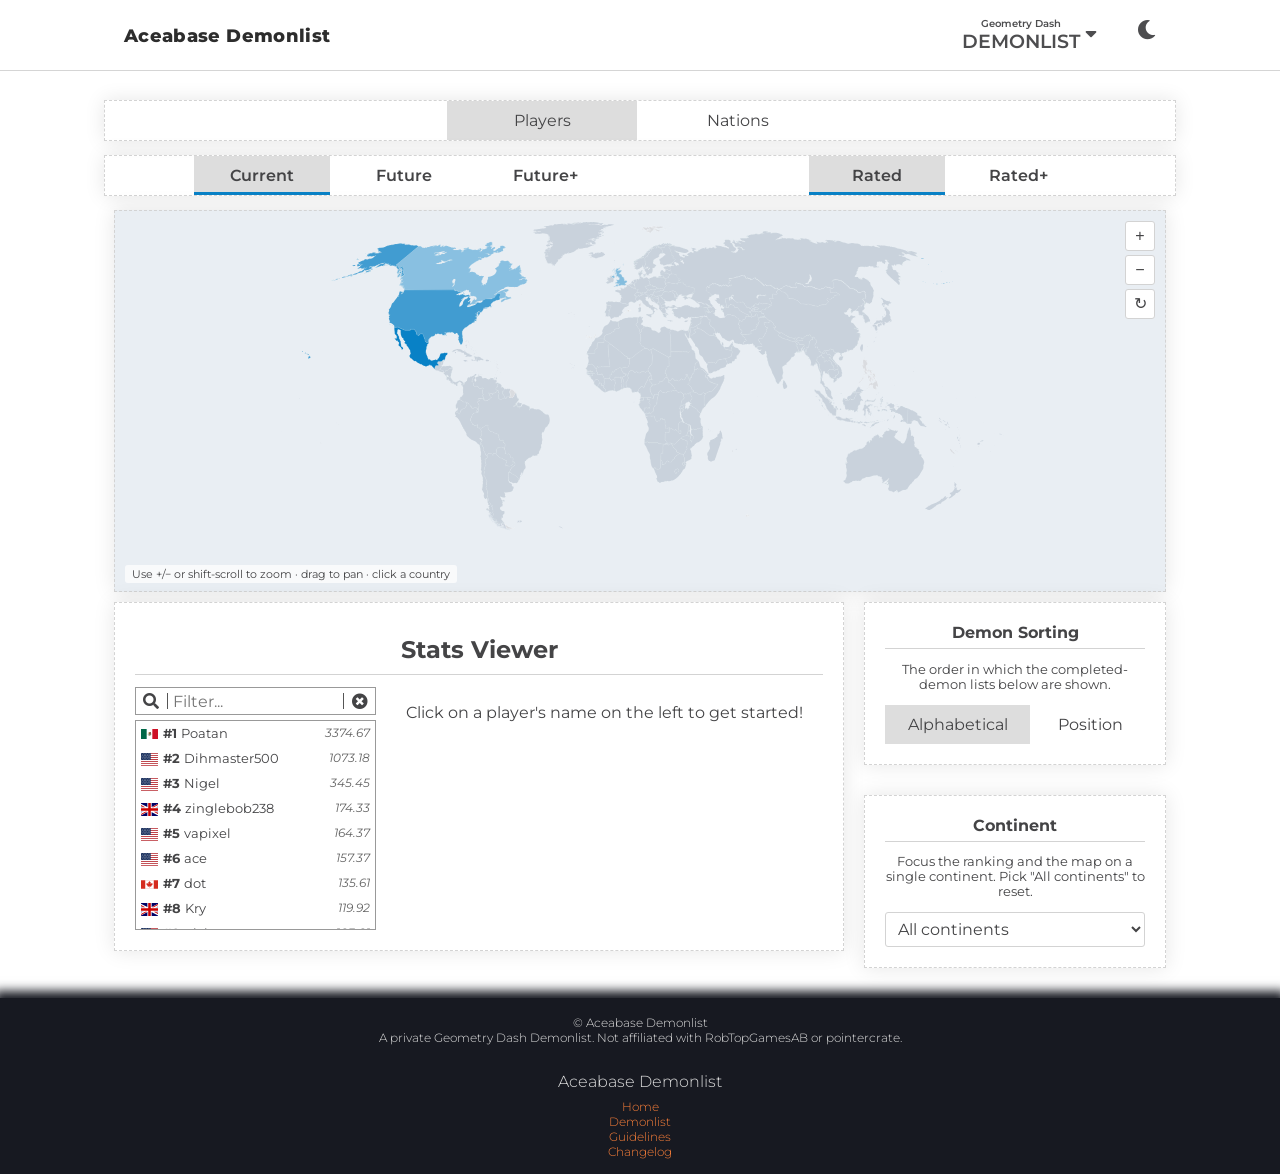
<file: demonlist/statsviewer.html>
<!DOCTYPE html>
<html lang="en">
<head>
<meta charset="utf-8">
<link rel="icon" type="image/svg+xml" href="../favicon.svg">
<meta name="viewport" content="width=device-width, initial-scale=1">
<title>Stats Viewer · Aceabase Demonlist</title>
<meta name="description" content="Player rankings for Aceabase Demonlist.">

<script src="../static/core/js/vendor/jquery.min.js"></script>
<script src="../static/core/js/vendor/jquery-ui.min.js"></script>
<script src="../data/config.js"></script>
<script src="../static/js/theme.js"></script>
<script src="../data/demons.js"></script>
<script src="../data/goal-levels.js"></script>
<script src="../data/goals.js"></script>
<script src="../data/unrated.js"></script>
<script src="../static/js/list-utils.js"></script>
<script src="../static/js/demonlist.js"></script>
<script src="../static/js/goals.js"></script>
<script src="../static/js/views.js"></script>
<script src="../static/js/worldmap.data.js"></script>
<script src="../static/js/worldmap.js"></script>
<script src="../static/js/statsviewer.js"></script>

<link rel="stylesheet" href="../static/core/css/icon.css">
<link rel="stylesheet" href="../static/core/css/nav.css">
<link rel="stylesheet" href="../static/core/css/main.css">
<link rel="stylesheet" href="../static/core/css/ui.css">
<link rel="stylesheet" href="../static/core/css/core.css">
<link rel="stylesheet" href="../static/core/css/fa.all.min.css">
<link rel="stylesheet" href="../static/css/demonlist.css">
<link rel="stylesheet" href="../static/css/statsviewer.css">
<link rel="stylesheet" href="../static/css/goals.css">
<link rel="stylesheet" href="https://fonts.googleapis.com/css?family=Montserrat|Montserrat:light,bold">
<link rel="stylesheet" href="../static/css/theme-cabin.css">
</head>
<body>
<div id="bg" aria-hidden="true"></div>
<div class="content">
<header>
<nav class="center collapse underlined see-through">
  <div class="nav-icon nav-nohide" style="margin-right:auto">
    <a href="../index.html" aria-label="Go to homepage" style="font-weight:800;letter-spacing:.02em;font-size:1.1rem">Aceabase Demonlist</a>
  </div>
  <div class="nav-group">
    <a class="nav-item hover white" href="index.html">
      <span class="flex col"><span style="font-size:50%">Geometry Dash</span><span>DEMONLIST</span></span>
      <i class="fas fa-sort-down" style="height:50%; padding-left:5px"></i>
    </a>
    <ul class="nav-hover-dropdown">
      <li><a class="white hover" href="../guidelines/index.html">Guidelines</a></li>
      <li><a class="white hover" href="../changelog/index.html">Changelog</a></li>
      <li><a class="white hover" href="statsviewer.html">Stats Viewer</a></li>
      <li class="mod-nav"><a class="white hover" href="/api/login">Mod login</a></li>
    </ul>
  </div>
  <button type="button" class="nav-item hover white theme-switch" id="theme-switch" title="Theme" aria-label="Theme">
    <i class="fas fa-moon" aria-hidden="true"></i><i class="fas fa-sun" aria-hidden="true"></i>
  </button>
  <div class="nav-item collapse-button nav-nohide">
    <div class="hamburger hover"><input type="checkbox"><span></span><span></span><span></span></div>
  </div>
  <div class="nav-drop-down">
    <a class="nav-item hover white" href="../index.html">Home</a>
    <a class="nav-item hover white" href="index.html">
      <span class="flex col"><span style="font-size:50%">Geometry Dash</span><span>DEMONLIST</span></span>
    </a>
    <ul class="nav-hover-dropdown">
      <li><a class="white hover" href="../guidelines/index.html">Guidelines</a></li>
      <li><a class="white hover" href="../changelog/index.html">Changelog</a></li>
      <li><a class="white hover" href="statsviewer.html">Stats Viewer</a></li>
      <li class="mod-nav"><a class="white hover" href="/api/login">Mod login</a></li>
    </ul>
  </div>
</nav>
<div></div>
</header>

<div class="m-center container" style="margin-top:30px" id="statsviewer-page">
  <nav class="flex wrap m-center fade" id="sv-modes">
    <div class="button white hover no-shadow active" data-mode="individual">Players</div>
    <div class="button white hover no-shadow" data-mode="nations">Nations</div>
  </nav>
  <nav class="flex wrap m-center fade" id="view-options" aria-label="List view"></nav>

  <section class="panel fade" id="world-map-wrapper">
    <div id="world-map"></div>
    <div class="map-controls">
      <button type="button" data-map="in" aria-label="Zoom in">+</button>
      <button type="button" data-map="out" aria-label="Zoom out">&minus;</button>
      <button type="button" data-map="reset" aria-label="Reset view">&#8635;</button>
    </div>
    <p class="map-hint"><span class="hint-mouse">Use +/&minus; or shift&#8209;scroll to zoom &middot; drag to pan &middot; click a country</span><span class="hint-touch">Pinch or +/&minus; to zoom &middot; drag to pan &middot; tap a country</span></p>
  </section>

  <div class="flex m-center">
  <main class="left">
    <section class="panel fade" id="statsviewer" style="overflow:initial">
      <h2 class="underlined pad">Stats Viewer<span id="sv-scope"></span></h2>
      <div class="flex viewer">
        <div class="flex col paginator">
          <div class="search js-search seperated no-stretch" style="margin-bottom:5px">
            <input placeholder="Filter..." type="text" style="height:1em">
          </div>
          <div style="min-height:210px; max-height:440px; position:relative; flex-grow:1">
            <ul class="selection-list" style="position:absolute; top:0; bottom:0; left:0; right:0; margin:0"></ul>
          </div>
        </div>
        <p class="viewer-welcome">Click on a player's name on the left to get started!</p>
        <div class="viewer-content">
          <div class="flex col">
            <h3 id="player-name" style="font-size:1.4em; overflow:hidden"></h3>
            <div class="stats-container flex space">
              <span><b>Demonlist rank</b><br><span id="rank"></span></span>
              <span><b>Demonlist score</b><br><span id="score"></span></span>
            </div>
            <div class="stats-container flex space" id="players-row">
              <span><b>Players</b><br><span id="players"></span></span>
            </div>
            <div class="stats-container flex space">
              <span><b>Demons beaten</b><br><span id="stats"></span></span>
              <span><b>Hardest demon</b><br><span id="hardest"></span></span>
            </div>
            <div class="stats-container flex space" id="subdivisions-row">
              <span style="flex-grow:2"><b>Subdivisions</b><br><span id="subdivisions"></span></span>
            </div>
            <div class="stats-container flex space" id="beaten-row">
              <span style="flex-grow:2"><b>Beaten</b><br><span id="beaten"></span></span>
            </div>
            <div id="tiered-beaten-row">
              <div class="stats-container flex space"><span style="flex-grow:2"><b>Main List</b><br><span id="main-beaten"></span></span></div>
              <div class="stats-container flex space"><span style="flex-grow:2"><b>Extended List</b><br><span id="extended-beaten"></span></span></div>
              <div class="stats-container flex space" id="legacy-beaten-row"><span style="flex-grow:2"><b>Legacy List</b><br><span id="legacy-beaten"></span></span></div>
            </div>
            <div class="stats-container flex space">
              <span><b>Created</b><br><span id="created"></span></span>
              <span><b>Published</b><br><span id="published"></span></span>
              <span><b>Verified</b><br><span id="verified"></span></span>
            </div>
            <div class="stats-container flex space"><span style="flex-grow:2"><b>In Progress</b><br><span id="progress"></span></span></div>
            <div class="stats-container flex space" id="grind-row"><span style="flex-grow:2"><b>The Grind</b><br><span id="grind"></span></span></div>
            <div class="stats-container flex space" id="unbeaten-row"><span style="flex-grow:2"><b>Unbeaten</b><br><span id="unbeaten"></span></span></div>
          </div>
        </div>
      </div>
    </section>
  </main>
  <aside class="right">
    <section class="panel fade">
      <h3 class="underlined">Demon Sorting</h3>
      <p>The order in which the completed-demon lists below are shown.</p>
      <div class="flex" style="gap:5px">
        <div class="button white hover no-shadow active" data-sort="Alphabetical" style="flex-grow:1">Alphabetical</div>
        <div class="button white hover no-shadow" data-sort="Position" style="flex-grow:1">Position</div>
      </div>
    </section>
    <section class="panel fade" id="continent-panel">
      <h3 class="underlined">Continent</h3>
      <p>Focus the ranking and the map on a single continent. Pick "All continents" to reset.</p>
      <select id="continent-select" class="sv-select"></select>
    </section>
    <section class="panel fade" id="subdivision-toggle-panel">
      <h3 class="underlined">Show Subdivisions</h3>
      <p>Whether the map shows state / province borders so you can rank a subdivision on its own.</p>
      <label class="cb-container flex no-stretch" style="margin-bottom:10px">
        <i>Show political subdivisions</i>
        <input id="show-subdivisions-checkbox" type="checkbox" checked>
        <span class="checkmark"></span>
      </label>
    </section>
    <section class="panel fade" id="subdivision-panel">
      <h3 class="underlined">Political Subdivision</h3>
      <p>Once a country is selected, pick one of its states / provinces (only ones with players are listed).</p>
      <select id="subdivision-select" class="sv-select"><option value="">None</option></select>
    </section>
  </aside>
  </div>
</div>

<script>
  // the list view to rank by: Current / Future / Future+ and Rated / Rated+ (static/js/views.js)
  DL.syncViewUrl();
  var view = DL.currentListView();
  DL.renderViewOptions(document.getElementById("view-options"));
  var params = new URLSearchParams(location.search);
  DL.initStatsViewer(
    document.getElementById("statsviewer-page"),
    params.get("player"),
    params.get("nation"),
    view
  );
  if (!view.isDefault) document.title = "Stats Viewer (" + view.title + ") · " + window.SITE.name;
</script>
</div>

<footer class="center">
  <span class="overline pad" style="text-align:center">
    <span id="footer-name"></span><br>
    A private Geometry Dash Demonlist. Not affiliated with RobTopGamesAB or pointercrate.
  </span>
  <div class="flex no-stretch">
    <nav>
      <h2>Aceabase Demonlist</h2>
      <a class="link" href="../index.html">Home</a><br>
      <a class="link" href="index.html">Demonlist</a><br>
      <a class="link" href="../guidelines/index.html">Guidelines</a><br>
      <a class="link" href="../changelog/index.html">Changelog</a><br>
    </nav>
  </div>
  <script>document.getElementById("footer-name").textContent = "© " + window.SITE.name;</script>
</footer>

<script src="../static/core/js/ui.js"></script>
<script src="../static/core/js/misc.js"></script>
<script src="../static/core/js/nav.js"></script>
<script src="../static/js/modnav.js"></script>
</body>
</html>
</file>
<file: static/core/css/icon.css>
.plus {
  height: 25px;
  width: 25px;
  top: 10px;
  right: 10px;
}

.plus,
.plus:before,
.plus:after {
  position: absolute;
}

.plus:before,
.plus:after {
  position: absolute;
  left: 15px;
  content: " ";
  height: 25px;
  width: 3px;
  background-color: #333;
  border-radius: 10px;
}

.plus:before {
  transform: rotate(90deg);
}

.plus.cross:before {
  transform: rotate(45deg);
}

.plus.cross:after {
  transform: rotate(-45deg);
}

.hamburger {
  display: block;
  position: relative;
  top: 0px;
  left: 0px;

  padding: 5px;
}

.hamburger input {
  display: block;
  width: 40px;
  height: 32px;
  position: absolute;
  top: -2px;
  left: -2px;

  opacity: 0; /* hide this */
  z-index: 2; /* and place it over the hamburger */
}

.hamburger span {
  display: block;
  width: 33px;
  height: 4px;
  margin-bottom: 5px;
  position: relative;

  background: #888;
  border-radius: 3px;

  z-index: 1;

  transform-origin: 4px 0px;

  transition: transform 0.5s cubic-bezier(0.77, 0.2, 0.05, 1),
    background 0.5s cubic-bezier(0.77, 0.2, 0.05, 1), opacity 0.55s ease;
}

.hamburger span:first-child {
  transform-origin: 0% 0%;
}

.hamburger span:nth-last-child(1) {
  transform-origin: 0% 100%;
}

.hamburger input:checked ~ span {
  opacity: 1;
  transform: rotate(45deg) translate(-1px, -1px);
  background: #232323;
}

.hamburger input:checked ~ span:nth-last-child(2) {
  opacity: 0;
  transform: rotate(0deg) scale(0.2, 0.2);
}

.hamburger input:checked ~ span:nth-last-child(1) {
  transform: rotate(-45deg) translate(1px, 1px);
}

.hamburger.hover,
.plus.hover,
.arrow.hover,
i.fa.hover {
  opacity: 0.3;
  cursor: pointer;
}

.hamburger.hover input {
  cursor: pointer;
}

.hamburger.hover > span {
  background: #333;
}

.hamburger.hover:hover,
.plus.hover:hover,
.arrow.hover:hover,
i.fa.hover:hover {
  opacity: 1;
}

.arrow {
  width: 13px;
  height: 13px;
  display: inline-block;
  position: relative;
  bottom: -5px;
  left: -10px;
  transition: 0.4s ease;
  margin-top: 2px;
  text-align: left;
  transform: rotate(45deg);
  float: right;
}

.arrow:before,
.arrow:after {
  position: absolute;
  content: "";
  display: inline-block;
  width: 12px;
  height: 3px;
  background-color: #333;
  transition: 0.4s ease;
}

.arrow:after {
  position: absolute;
  transform: rotate(90deg);
  top: -5px;
  left: 5px;
}

.active .arrow {
  transform: rotate(45deg) translate(-5px, -5px);
}

.active .arrow:before {
  transform: translate(10px, 0);
}

.active .arrow:after {
  transform: rotate(90deg) translate(10px, 0);
}


/*
 Flag styles, taken from https://github.com/lipis/flag-icon-css
 */

.flag-icon-background{background-size:contain;background-position:50%;background-repeat:no-repeat}.flag-icon{background-size:contain;background-position:50%;background-repeat:no-repeat;position:relative;display:inline-block;width:1.33333333em;line-height:1em}.flag-icon:before{content:'\00a0'}
</file>
<file: static/core/css/nav.css>
header nav {
  width: 100%;
  height: 70px;

  display: flex;
  flex-direction: row;
  flex-wrap: wrap;

  position: fixed;

  z-index: 999;

  background: var(--color-bg);

  font-size: 1.2em;
  font-weight: 600;
  text-align: center;
}

header nav + * {
  padding-top: 70px;
}

header nav .nav-icon {
  font-size: 150%;
  padding: 5px 20px;
  display: flex;
  align-items: center;
}

header nav .nav-item {
  height: 60px;

  display: flex;
  flex-direction: row;
  justify-content: center;
  align-items: center;

  padding: 5px 20px;

  cursor: pointer;

  position: relative;
}

header nav .nav-item-right {
  margin-left: auto;
}

header nav .nav-group {
  display: flex;
  position: relative;
}

header nav .nav-group-right {
  justify-content: flex-end;
  margin-left: auto;
}

header nav .nav-button {
  width: 40px;
}

header nav .nav-drop-down {
  top: 70px;
  position: absolute;

  background: inherit;
  width: 100%;
  display: none;

  z-index: 1000;

  box-shadow: 0px 7px 10px 1px rgba(0, 0, 0, 0.2);
}

/*
 * Things for on hover sub-menus.
 */
header nav .nav-hover-dropdown {
  margin: 0;
  width: 100%;
  font-size: 90%;
}

header nav .nav-group .nav-hover-dropdown {
  position: absolute;
  top: 70px;

  border: 1px solid rgba(211, 211, 211, 1);
  border-top: 0;
  display: none;
}

header nav .nav-group:hover .nav-hover-dropdown {
  display: block;
}

header nav .nav-hover-dropdown a {
  padding: 10px 20px;
  display: block;
  text-align: left;
}

header nav .nav-drop-down .nav-hover-dropdown a {
  padding-left: 35px;
}

/*
 * The theme switch (static/js/theme.js): a moon under pointercrate's look, a
 * sun under the site's own theme. Only on a site that offers a theme.
 */
header nav .theme-switch {
  display: none;
  -webkit-appearance: none;
  appearance: none;
  margin: 0;
  border: 0;
  border-radius: 0;
  font: inherit;
  line-height: 1;
}

html.theme-switchable header nav .theme-switch {
  display: flex;
}

header nav .theme-switch .fa-sun,
html[data-theme] header nav .theme-switch .fa-moon {
  display: none;
}

html[data-theme] header nav .theme-switch .fa-sun {
  display: inline-block;
}

/* (ui.css takes every focus outline away; a keyboard user still sees this one) */
header nav .theme-switch:focus-visible {
  outline: 2px solid currentColor;
  outline-offset: -8px;
}

/* phones: narrower, so the site's name, the switch and the menu button still
   fit on one line */
@media (max-width: 1071px) {
  header nav .theme-switch {
    padding: 5px 12px;
  }
}

/* (and on a 320px screen the site's name and the menu button give up some of
   their room too - only where there's a switch to make room for) */
@media (max-width: 359px) {
  html.theme-switchable header nav .nav-icon {
    padding-left: 10px;
    padding-right: 10px;
  }

  html.theme-switchable header nav .collapse-button {
    margin-right: 14px;
  }

  header nav .theme-switch {
    padding: 5px 8px;
  }
}

/* --------- smartphone ----------- */
@media (max-width: 1071px) {
  .collapse > :not(.nav-drop-down).nav-group:not(.nav-nohide) {
    display: none;
  }

  .nav-drop-down * {
    align-content: flex-start !important;
    text-align: left !important;
  }

  .nav-drop-down .nav-item {
    justify-content: flex-start;
    height: 50px;
  }

  .nav-drop-down .nav-item > * {
    margin: 0;
  }

  .nav-drop-down.extended {
    display: block;
  }

  .collapse-button {
    display: flex;
    height: 27px !important;
    width: 32px !important;
    margin-top: 24.5px !important;
    margin-bottom: 18.5px !important;
    margin-right: 20px;
    padding: 0px !important;
  }
}

@media (min-width: 1072px) {

  .nav-drop-down {
    display: none;
  }

  .collapse-button {
    display: none !important;
  }
}

footer {
  display: flex;
  flex-direction: column;
  justify-content: center;

  padding-top: 1% !important;

  width: 100%;

  font-size: 0.75em;
  font-weight: 300;
  text-align: center;

  background: #171921;
  color: #ddd;

  box-shadow: 0px -1px 10px 6px #171921;

  position: relative;
  z-index: 1;
}

footer .flex {
  justify-content: center;
}

footer .flex > * {
  margin: 1% 1%;
  min-width: 150px;
  max-width: 30%;
}

footer a.link {
  color: var(--color-link-dark);
}

/* footer nav points to other pages of this same site - no external-link icon */
footer nav a.link:after {
  content: none;
}

footer h2 {
  font-size: 1.3em;
}

footer > * {
  margin: 0.4% 1%;
}

footer * {
  font-weight: inherit;
}

@media (max-width: 1071px) {
  footer > * {
    margin: 10px 10px;
  }

  footer .flex {
    flex-direction: column;
    align-items: center;
  }

  footer .flex {
    flex-wrap: wrap;
  }

  /* stacked footer links: give each one a finger-sized row */
  footer nav a.link {
    display: inline-block;
    padding: 5px 6px;
  }
}
</file>
<file: static/core/css/main.css>
:root {
  --color-ok-bg: rgb(238, 255, 228);
  --color-ok-border: #a8ff93;
  --color-ok-text: #074d07;
  --color-ok-accent: #68bf0b;

  --color-warn-bg: #fffadd;
  --color-warn-border: #e0e37b;
  --color-warn-text: #4d4707;
  /* --color-warn-accent */

  --color-error-bg: #fdd;
  --color-error-border: #ff9393;
  --color-error-text: #4d0707;
  /* --color-error-accent */

  --color-consider-bg: #D8EFF3;
  /* --color-consider-border */
  --color-consider-text: #326067;
  /* --color-consider-accent */

  --color-text: #444446;
  --color-text-accent: #222;

  --color-border: lightgray;
  --color-border-broken: #555;

  --color-bg: white;

  --color-link: blue;
  --color-link-dark: #f77e39;

  --color-pc-button-bg: #0881c6;
  --color-pc-button-bg-hover: #076696;
  --color-pc-button-bg-click: #055075;
  --color-pc-button-text: white;
  --color-pc-button-text-click: #eee;

  --color-imp-button-bg: #ff003c;
  --color-imp-button-bg-hover: #ff2457;
  --color-imp-button-bg-click: #f21347;

  --color-unobstrusive-button-bg: var(--color-bg);
  --color-unobstrusive-button-bg-hover: #ddd;
  --color-unobstrusive-button-bg-click: #aaa;
  --color-unobstrusive-button-text: var(--color-text);
  --color-unobstrusive-button-text-click: #111;
}

body {
  color: var(--color-text);

  position: relative;

  min-width: 100%;
  height: 100%;

  background-attachment: fixed;
  background-position: center;
  background-repeat: no-repeat;
  background-size: cover;
}

@media (max-width: 767px) {
  body {
    background-image: none;
  }
}

body {
  font-family: "Montserrat", sans-serif;
}

/* input elements are weird about their font */
input {
  font-family: inherit;
  font-size: inherit;
}

/* If element to scroll to is selected by id in URL, add offset to account for nav bar */
:target:before {
  content: "";
  display: block;
  height: calc(90px + 0.6em); /* fixed header height*/
  margin-top: calc(-90px - 0.6em); /* negative fixed header height */
}
</file>
<file: static/core/css/ui.css>
/* Default Button style */

.button {
  padding: 10px 20px;
  text-align: center;
  border: none;
  cursor: pointer;
  display: flex;
  justify-content: center;
  align-items: center;
  text-wrap: wrap;
}

.button.disabled,
.button[disabled] {
  cursor: not-allowed;
}

.button.fade {
  box-shadow: 0px 0px 20px 3px rgba(0, 0, 0, 0.2);
}

.button.hover:not(.disabled):not(.no-shadow):not([disabled]):hover {
  box-shadow: 5px 5px 20px 0px rgba(0, 0, 0, 0.5);
}

/* Link styles */

a.link {
  color: var(--color-link);
}

a.link:after {
  font-family: "Font Awesome 5 Free";
  font-weight: 600;
  font-style: normal;

  display: inline-block;

  text-decoration: inherit;

  margin: auto 3px;
}

a.link:after {
  content: "\f35d";
  text-decoration: none;
}

@media (max-width: 768px) {
  a.mobile-only-link {
    color: var(--color-link);
  }

  a.mobile-only-link:after {
    font-family: "Font Awesome 5 Free";
    font-weight: 600;
    font-style: normal;
    display: inline-block;
    text-decoration: inherit;
    margin: auto 3px;
  }

  a.mobile-only-link:after {
    content: "\f35d";
    text-decoration: none;
  }
}

/* Default header styles */

body,
html {
  height: 100%;
}

body {
  margin: 0px;
}

h1,
h2,
h3,
h4,
h5 {
  text-align: center;
}

h1 {
  font-size: 2.2em;
  margin: 0.6em 0;
}

h2 {
  font-size: 1.5em;
  margin: 0.5em 0;
}

h3 {
  font-size: 1em;
  margin: 0.3em 0;
}

h4 {
  font-size: 0.8em;
  margin: 0.4em 0;
}

@media (max-width: 767px) {
  h1 {
    font-size: 1.9em;
  }

  h2 {
    font-size: 1.5em;
  }

  h3 {
    font-size: 1.1em;
  }
}

/* Misc element styles */

iframe {
  border: none;
}

table {
  border-collapse: collapse;
}

ul {
  padding: 0;
  list-style: none;
}

a {
  color: var(--color-text-accent);
  text-decoration: none;
  cursor: pointer;
}

*:focus {
  outline: none;
}

/* Flex layout classes */

.flex {
  display: flex;
  justify-content: flex-start;
  position: relative;
  max-width: 100%;
  flex-flow: row nowrap;
}

.flex.wrap {
  flex-wrap: wrap;
}

.flex.col {
  flex-direction: column;
}

@media (max-width: 767px) {
  .flex.mobile-col {
    flex-direction: column;
  }
}

.flex.space {
  justify-content: space-between;
}

.flex.cen {
  justify-content: center;
  align-items: center;
}

.flex:not(.no-stretch) > *:not(.no-stretch) {
  flex-grow: 1;
}

.overlay {
  display: none;
  position: fixed;
  top: 0;
  left: 0;
  right: 0;
  bottom: 0;
  background-color: rgba(255, 255, 255, 0.8);
  z-index: 1083458237;
}

.dialog {
  position: fixed;
  top: 50%;
  left: 50%;
  transform: translate(-50%, -50%);
  background: var(--color-bg);;
  box-shadow: 0px 0px 20px 0px rgba(0, 0, 0, 0.3);
  border: 1px var(--color-border-broken) dashed;
  padding: 10px;
  max-width: 600px;
  overflow:auto;
  max-height:100%;
  box-sizing:border-box
}

.dialog p {
  margin: 15px;
}

/* Panel styles */

.panel {
  padding: 20px;
  margin: 30px 10px;

  text-align: center;

  position: relative;

  background: var(--color-bg);

  flex-grow: 1;
  overflow: hidden;
}

.closable {
  transition: opacity 1s;
}

.closable.initial-hidden {
  display: none;
  opacity: 0;
}

/* Roman list */

ul.roman {
  list-style-position: inside;
}

ul.roman li {
  font-weight: bolder;
  list-style-type: upper-roman;
  margin: 8px 0px;
}

/* General Input Styles */

input, textarea {
  border-radius: 0;
}

textarea {
  background: var(--color-bg);
  border: 1px solid var(--color-border);
  padding: 5px;
  box-sizing: border-box;
  resize: none;
}

input[type="text"],
input[type="number"],
input[type="url"],
input[type="password"],
input[type="datetime-local"],
textarea {
  border: 1px solid var(--color-border);
  color: var(--color-text);
  min-width: 0; /* Firefox and Egde need this */

  padding: 0px 5px;

  background: var(--color-bg);
  box-sizing: border-box;
}

input[type="text"],
input[type="number"],
input[type="url"],
input[type="password"],
input[type="datetime-local"]{
  min-height: 1em;
  height: 2em;
}

form input[type="text"]:valid,
form input[type="number"]:valid,
form input[type="url"]:valid,
form input[type="password"]:valid,
form input[type="datetime-local"]:valid,
textarea:valid {
  border-bottom: 1px solid var(--color-ok-border);
}

form input[type="text"]:invalid,
form input[type="number"]:invalid,
form input[type="url"]:invalid,
form input[type="password"]:invalid,
form input[type="datetime-local"]:invalid,
textarea:invalid {
  border-bottom: 1px solid var(--color-link-dark);
}

.form-input > * {
  text-align: left;
  font-style: italic;

  margin-top: 2px !important;
  margin-bottom: 2px !important;
}

p.error {
  font-size: 60% !important;
  color: var(--color-link-dark);
  margin: 0;
}

.form-input {
  display: flex;
  flex-direction: column;

  margin: 10px 0px;
}

/* Turns out browser checkboxes are ass-ugly */
/* Customize the label (the container) */
.cb-container {
  display: block;
  position: relative;
  padding-left: 1.5em;
  cursor: pointer;
}

/* Hide the browser's default checkbox */
.cb-container input {
  position: absolute;
  opacity: 0;
  cursor: pointer;
  left: 0;
  top: 0;
  margin-top: 2px;
  z-index: 100;
}

/* Create a custom checkbox */
.checkmark {
  position: absolute;
  top: 0;
  left: 0;
  height: 1em;
  width: 1em;
  background-color: #eee;
  margin-top: 2px;
}
.stats-container .checkmark {
  font-size: 111%;
}

/* On mouse-over, add a grey background color */
.cb-container:hover input ~ .checkmark {
  background-color: #ccc;
}

/* When the checkbox is checked, add a blue background */
.cb-container input:checked ~ .checkmark {
  background-color: var(--color-pc-button-bg);
}

/* Create the checkmark/indicator (hidden when not checked) */
.checkmark:after {
  content: "";
  position: absolute;
  display: none;
}

/* Show the checkmark when checked */
.cb-container input:checked ~ .checkmark:after {
  display: block;
}

/* Style the checkmark/indicator */
.cb-container .checkmark:after {
  left: 5px;
  top: 2px;
  width: 4px;
  height: 8px;
  border: solid white;
  border-width: 0 2px 2px 0;
  transform: rotate(45deg);
}
/* Search UI Element */

.search {
  padding: 0px 4px;

  border: 1px solid #999;
  border-radius: 0px;

  display: flex;
  justify-content: space-between;
}

.search:before,
.search:after,
.dropdown-menu div:first-child:after {
  font-family: "Font Awesome 5 Free";
  font-weight: 900;
  font-style: normal;

  cursor: pointer;

  display: inline-block;

  text-decoration: inherit;

  margin: auto 3px;
}

.search:before {
  content: "\f002";
}

.search:after {
  content: "\f057";
}

.dropdown-menu div:first-child:after {
  content: "\f078";
  position: absolute;
  right: 0;
  top: .5em;
}

.search input {
  margin: 5px;
  border: 0;
  flex-grow: 2;
}

.search.seperated input {
  border-left: 1px solid var(--color-border-broken);
  border-right: 1px solid var(--color-border-broken);
}

/*
 * Stats Viewer like Panels:
 * + .viewer is the element that contains the paginator and the content
 * + .viewer-content is the element that contains the content of the viewer, displayed to the right of the paginator
 */

.viewer {
  margin-top: 10px;
}

/* Hidden until first element in paginator is selected */
.viewer .viewer-content {
  display: none;
  margin-left: 10px;
}

.viewer .viewer-welcome {
  text-align: center;
  margin-left: 10px;
}

/* Decorative blue-square columns down the page edges (pointercrate's
   squares3.png). Fixed behind the content; only shown once the viewport is
   wide enough to clear the 1072px centred content column. Dialled back from
   pointercrate's full-strength version so it reads as ambient decoration on
   this sparser layout - bump --bg-strength to make it bolder. */
:root {
  --bg-strength: 1;
}

#bg {
  position: fixed;
  inset: 0;
  z-index: -1;
  pointer-events: none;
  opacity: var(--bg-strength);
  background: url(../../images/squares3.png) top / 100% auto repeat-y;
}

@media (max-width: 1399px) {
  #bg {
    display: none;
  }
}

/* Demon preview block. `.thumb` shows a screenshot (background-image);
   `.demon-card` is the generated fallback - a difficulty-coloured card with the
   level name, used everywhere a demon has no thumbnailUrl. */
.thumb {
  display: block;
  aspect-ratio: 16 / 9;
  background: #111 center / cover no-repeat;
}

.demon-card {
  display: flex;
  flex-direction: column;
  align-items: center;
  justify-content: center;
  gap: 3px;
  padding: 10px 12px;
  overflow: hidden;
  text-align: center;
  color: #fff;
  background: linear-gradient(135deg, #4a2530, #23121a);
}

.demon-card-name {
  font-weight: 800;
  font-size: 1rem;
  line-height: 1.12;
  word-break: break-word;
  text-shadow: 0 1px 4px rgba(0, 0, 0, 0.4);
}

.demon-card-diff {
  font-size: 0.72em;
  letter-spacing: 0.09em;
  text-transform: uppercase;
  opacity: 0.88;
}

.demon-card.diff-easy    { background: linear-gradient(135deg, #4aa564, #2e7d47); }
.demon-card.diff-medium  { background: linear-gradient(135deg, #d7a13a, #a9761c); }
.demon-card.diff-hard    { background: linear-gradient(135deg, #d97b3a, #a9501c); }
.demon-card.diff-insane  { background: linear-gradient(135deg, #cf3f3f, #932525); }
.demon-card.diff-extreme { background: linear-gradient(135deg, #4a2530, #201017); }
.demon-card.diff-official { background: linear-gradient(135deg, #2f76b3, #184a71); }

@media (min-width: 768px) {
  .viewer .paginator {
    max-width: 35%;
  }

  .viewer .viewer-content,
  .viewer .viewer-welcome {
    max-width: 65%;
  }
}

@media (max-width: 767px) {
  .viewer .viewer-content,
  .viewer .viewer-welcome,
  .viewer .paginator {
    max-width: 100%;
  }

  .viewer {
    flex-wrap: wrap;
  }
  
  .no-mobile {
    display: none
  }
}

.stats-container {
  margin: 5px 0%;
  flex-wrap: wrap;
}

.stats-container > * {
  margin: 5px 1%;
}

.stats-container b {
  font-size: 110%;
}

.stats-container :not(b):not(.fa) {
  font-size: 90%;
}

/* Dropdown selection menu thingy styles */

.dropdown-menu {
  position: relative;
  display: inline-block;
}

.dropdown-menu .menu {
  position: absolute;
  display: none;
  top: 2em; /* place it below the box! */

  width: calc(100% - 2px);
  max-height: 290px;
  overflow-y: scroll;

  background: var(--color-bg);

  border: 1px solid var(--color-border);

  z-index: 100;

  box-shadow: 0px 8px 10px #ccc, -10px 8px 15px #ccc, 10px 8px 15px #ccc;
}

h1 .dropdown-menu ul,
h2 .dropdown-menu ul {
  font-size: 0.55em;
  font-weight: normal;
}

.dropdown-menu > div {
  border-bottom: 1px dotted var(--color-border-broken);
  width: 100%;
}

.dropdown-menu input[type="text"] {
  border: none;
  font-size: 1em;
  width: 100%
}

.dropdown-menu div:focus-within {
  border: 1px solid #bbb;
  border-bottom: none;
  box-shadow: 0 0 10px 5px #ccc;
}

.dropdown-menu input:focus, .dropdown-menu input:invalid {
  border: none;
}

.dropdown-menu div:focus-within + .menu {
  /*opacity: 0.95;*/
  border-top: none;
}

.dropdown-menu .menu ul {
  margin: 0;
}

.dropdown-menu .menu ul li {
  padding: 3px 10px;
  text-align: left;
  cursor: pointer;
}

/* DropDown styles */
.dropdown {
  z-index: 10;
  width: 100%;
  position: absolute;
  display: none;
  left: 0;
}

/*
 * Tooltip stuff
 */

.tooltip {
  position: relative;
  display: inline-block;
}

.tooltip .tooltiptext {
  opacity: 0;
  font-weight: normal;
  font-size: 0.9em;
  text-align: center;

  visibility: hidden;
  z-index: 9;

  border: 3px solid #ddd;
  background: var(--color-bg);

  left: 50%;
  transform: translateX(-50%);

  padding: 5px;
  margin: 5px;

  position: absolute;
}

.tooltip:hover .tooltiptext {
  visibility: visible;
  opacity: 0.9;
  transition: 1s opacity;
}

/* (Under)lines */
.underlined {
  border-bottom: 1px solid var(--color-border);
}

.underlined.pad {
  padding-bottom: 10px;
}

.leftlined {
  border-left: 1px solid var(--color-border);
}

.leftlined.pad {
  padding-left: 10px;
}

.rightlined {
  border-right: 1px solid var(--color-border);
}

.rightlined.pad {
  padding-right: 10px;
}

.overlined {
  border-top: 1px solid var(--color-border);
}

.overlined.pad {
  padding-top: 10px;
}

.underdotted {
  border-bottom: 1px dotted var(--color-border-broken);
}

.info-green, .ok {
  background: var(--color-ok-bg);
  border-color: var(--color-ok-border);
  color: var(--color-ok-text);
}

.info-green {
  padding: 5px 15px;
  margin: 5px 0px;
  border-width: 1px;
  border-style:  solid;
}

.info-green a {
  color: var(--color-ok-accent);
}

.info-yellow, .warn {
  background: var(--color-warn-bg);
  border-color: var(--color-warn-border);
  color: var(--color-warn-text);
}

.info-yellow {
  padding: 5px 15px;
  margin: 5px 0px;
  border-width: 1px;
  border-style:  solid;
}

.info-red, .err {
  background: var(--color-error-bg);
  border-color: var(--color-error-border);
  color: var(--color-error-text);
}

.info-red {
  padding: 5px 15px;
  margin: 5px 0px;
  border-width: 1px;
  border-style:  solid;
}

.consider {
  background: var(--color-consider-bg);
}

.output {
  display: none;
  font-style: italic;
  font-size: 80%;
  margin: 0px;
}

ul.selection-list {
  overflow-y: scroll;
  border: 1px solid #999;
  font-size: 80%;
  margin: 10px 0px;
}

ul.selection-list li {
  padding: 5px;
  text-align: left;
  cursor: pointer;
}

/* Tab panel stuff */
.tab-content:not(.tab-content-active) {
  display: none;
}

.tab {
  cursor: pointer;
}

.tab-active {
  color: var(--color-pc-button-bg);
}
</file>
<file: static/core/css/core.css>
/* Basic css classes that can be applied to various components to make them look fancy*/

/* https://stackoverflow.com/questions/16679146/force-footer-on-bottom-on-pages-with-little-content */
html, body {
  height: 100%;
}

body {
  display: flex;
  flex-direction: column;
}

.content {
  flex: 1 0 auto;
}

footer {
  flex-shrink: 0;
}

.bordered {
  border: 1px solid #ddd;
}

.fade {
  box-shadow: 0px 0px 20px 0px rgba(0, 0, 0, 0.1);
  border: 1px lightgray dashed;
}

@media (min-width: 1072px) {
  .fade-hide {
    box-shadow: 0px 0px 20px 0px rgba(0, 0, 0, 0.1);
  }

  .m-center {
    max-width: 1072px;
    margin-left: calc(50% - 1072px / 2) !important;
    margin-right: calc(50% - 1072px / 2) !important;
  }

  /* center using padding */
  .center {
    max-width: 1072px;
    padding-left: calc(50% - 1072px / 2);
    padding-right: calc(50% - 1072px / 2);
  }
}

@media (min-width: 1359px) {
  /* center using margin */
  .m-center {
    max-width: 1072px;
    margin-left: calc(50% - 1072px / 2) !important;
    margin-right: calc(50% - 1072px / 2) !important;
  }

  /* center using padding */
  .center {
    max-width: 1072px;
    padding-left: calc(50% - 1072px / 2);
    padding-right: calc(50% - 1072px / 2);
  }
}


.clickable {
  cursor: pointer;
}

.see-through {
  opacity: 0.95;
}

.disabled,
*[disabled] {
  opacity: 0.7;
}

.hover,
.hover:hover:not(.disabled):not([disabled]) {
  transition: all 0.8s ease;
}

.hover.scale:hover:not(.disabled):not([disabled]) {
  transform: scale(1.1);
}

/* color modifying styles */

.blue {
  background-color: var(--color-pc-button-bg);
  color: var(--color-pc-button-text);
}

.blue.hover:not(.disabled):not([disabled]):hover,
.blue.active {
  background-color: var(--color-pc-button-bg-hover);
}

.blue.hover:not(.disabled):not([disabled]):active {
  background-color: var(--color-pc-button-bg-click);
  color: var(--color-pc-button-text-click);
}

.white {
  background-color: var(--color-unobstrusive-button-bg);
  color: var(--color-unobstrusive-button-text);
}

.white.hover:not(.disabled):not([disabled]):hover,
.white.active {
  background-color: var(--color-unobstrusive-button-bg-hover);
}

.white.hover:not(.disabled):not([disabled]):active {
  background-color: var(--color-unobstrusive-button-bg-click);
  color: var(--color-unobstrusive-button-text-click);
}

.red {
  background: var(--color-imp-button-bg);
  color: var(--color-pc-button-text);
}

.red.hover:not(.disabled):not([disabled]):hover,
.red.active {
  background: var(--color-imp-button-bg-hover);
}

.red.hover:not(.disabled):not([disabled]):active,
.red.active {
  background: var(--color-imp-button-bg-click);
  color: var(--color-pc-button-text-click);
}

/* size modifying styles */

.large {
  padding: 20px 40px;
}

.medium {
  padding: 10px 20px;
}

.small {
  padding: 5px 10px;
}

.xsmall {
  padding: 1px 2px;
}

/* animations */

.fade-in,
.fade-out {
  animation-name: fade;
  animation-duration: 1s;
  animation-timing-function: ease-out;
}

.fade-in {
  opacity: 1;
}

.fade-out {
  opacity: 0;
}

.scale-in,
.scale-out {
  animation-name: scale;
  animation-duration: 1;
  animation-timing-function: ease-out;
}

.fade-out,
.scale-out {
  animation-direction: reverse;
}

@keyframes fade {
  from {
    opacity: 0;
  }
  to {
    opacity: 1;
  }
}

@keyframes scale {
  from {
    transform: scale(0);
  }
  to {
    transform: scale(1);
  }
}
</file>
<file: static/css/home.css>
.information-stripe {
  background: #0881c6;
  text-align: center;
  color: white;
  font-weight: bold;
  position: relative;
}

.information-stripe span {
  line-height: 50px;
  height: 50px;
  margin: 0px 5px;
}

.information-banner {
  background-color: rgba(255, 255, 255, 0.3);
  display: flex;
  justify-content: center;
  font-size: 110%;
}

.information-banner > * {
  background: white;
  padding: 50px 20px;
  max-width: 1072px;
  display: flex;
  justify-content: space-between;
  align-items: center;
  box-shadow: 0px 0px 7px 5px white;
}

.information-banner .information {
  display: flex;
  justify-content: space-between;
  flex-direction: column;
}

/* breathing room: the intro block, then a clear gap, then the button */
.information-banner.left > * {
  row-gap: 28px;
}

.information-banner .information h1 {
  margin-bottom: 12px;
}

.information-banner .information h2 {
  margin: 0 0 14px;
  line-height: 1.3;
}

.information-banner #site-description {
  line-height: 1.55;
}

.information-banner .button {
  height: 50px;
}

.information-banner ul {
  list-style: square inside
    url("[data-uri]");
}

.tab-active {
  color: #0881c6;
}

#about-inner p {
  text-align: center;
}

#about-inner > div {
  flex-basis: 0;
  padding: 10px 16px;
}

#about-inner > div + div {
  border-left: 1px solid var(--color-border);
}

#about-inner h3 {
  margin: 0 0 8px;
  color: var(--color-text-accent);
}

/* --- "At the top right now" strip ------------------------------------- */

#home-top {
  padding-top: 36px;
  padding-bottom: 24px;
  text-align: center;
}

#home-top h2 {
  margin: 0 0 24px;
}

#home-top3 {
  gap: 26px;
  justify-content: center;
  margin-bottom: 24px;
}

#home-top .button {
  display: inline-flex;
  align-items: center;
}

.home-demon-card {
  display: block;
  width: 320px;
  max-width: 100%;
  background: var(--color-bg);
  border: 1px dashed lightgray;
  box-shadow: 0 0 20px 0 rgba(0, 0, 0, 0.1);
  color: var(--color-text);
  transition: transform 0.15s ease;
}

.home-demon-card:hover {
  transform: translateY(-4px);
}

.home-demon-card .thumb {
  width: 100%;
}

.home-demon-card .demon-card-name {
  font-size: 1.3rem;
}

.home-demon-card .demon-card-diff {
  font-size: 0.75rem;
}

.home-demon-card-body {
  display: flex;
  flex-direction: column;
  gap: 3px;
  padding: 12px 14px;
  text-align: left;
}

.home-demon-card-body b {
  font-size: 1.05em;
}

.home-demon-card-body span {
  color: #666;
  font-size: 0.88em;
}

@media (max-width: 1199px) {
  .information-banner > * {
    width: 100%;
  }

  .information-banner.right > * {
    flex-flow: column-reverse;
  }

  .information-banner.left > * {
    flex-flow: column;
  }

  .information-banner .information,
  .information-banner .information * {
    text-align: center !important;
  }

  #changelog h3 {
    display: inline;
  }

  #about-inner {
    flex-direction: column;
  }
}

@media (min-width: 1072px) {
  .information-banner {
    padding-left: calc(50% - 1072px / 2);
    padding-right: calc(50% - 1072px / 2);
  }
}

@media (min-width: 1359px) {
  .information-banner {
    padding-left: calc(50% - 1072px / 2);
    padding-right: calc(50% - 1072px / 2);
  }
}

@media (min-width: 1200px) {
  .information-banner > * {
    flex-flow: row;
    /* This makes it work, don't question it */
    flex-shrink: 0;
  }

  .information-banner.right .information,
  .information-banner.right .information * {
    text-align: right !important;
  }

  .information-banner .information {
    width: 70%;
  }
}
</file>
<file: static/css/theme-cabin.css>
/* Night Cabin (data-theme="cabin") - the Aceabase list's own theme (Nigel,
   2026-10-31; navy is ace's favorite color, "cozy fs").
   A deep navy night sky seen through a cabin window, warmed by lamplight:
   navy backgrounds and panels in a few navy steps, warm cream text, honey for
   buttons, links and highlights, soft rounded corners and soft shadows, and a
   quiet field of warm stars behind everything.

   Every rule is scoped under html[data-theme="cabin"], so this file does
   nothing unless that attribute is set: static/js/theme.js sets it for a
   viewer who picked the theme, and adds its font, Nunito, from Google Fonts.
   The site's own variables (main.css) are overridden first, then whatever the
   stylesheets hard-code.
   !important appears only where an inline style forces it: the Grind page's
   palette and body background (goals.js) and a few inline fills inside the
   world map's SVG - each one commented. */

/* ------------------------------------------------------------------------ */
/* 1. Palette                                                                */
/* ------------------------------------------------------------------------ */

html[data-theme="cabin"] {
  /* the night: canvas, panels, raised cells, hover, pressed */
  --cab-night0: #0a1226;
  --cab-night1: #101c38;
  --cab-night2: #162648;
  --cab-night3: #1d3058;
  --cab-night4: #26406f;
  --cab-footer: #070d1c;
  --cab-line: #2a3d66;
  --cab-line-soft: #213256;
  --cab-field-line: #5b6e98; /* input edges: 3:1 against a panel */

  /* lamplight on paper */
  --cab-cream: #f0e6d2;
  --cab-cream-strong: #fbf3e4;
  --cab-cream-muted: #cbbfa8;
  --cab-cream-faint: #a99f8e;

  /* the lamp */
  --cab-honey: #f2b65e;
  --cab-honey-bright: #f7c87e;
  --cab-honey-deep: #e19d3f;
  --cab-honey-ink: #0d1530;
  --cab-honey-tint: rgba(242, 182, 94, 0.13);
  --cab-honey-glow: rgba(242, 182, 94, 0.32);

  /* meaning colours, lifted for the dark */
  --cab-moss: #84c870;   /* Future / added (the changelog's green) */
  --cab-lilac: #b592f2;  /* Rated+ / unrated (the site's purple) */
  --cab-ember: #ec6f5f;  /* removed / danger */
  --cab-sky: #8fbcea;    /* info */
  --cab-tide: #6fd6c6;   /* swapped (the changelog's teal) */

  --cab-radius: 16px;
  --cab-radius-sm: 10px;
  --cab-shadow: 0 14px 34px -14px rgba(1, 4, 12, 0.85), 0 2px 8px rgba(1, 4, 12, 0.35);
  --cab-shadow-lift: 0 22px 44px -16px rgba(1, 4, 12, 0.9), 0 0 0 1px rgba(242, 182, 94, 0.35);
  --cab-rim: inset 0 1px 0 rgba(255, 236, 200, 0.05);

  /* --- the site's variables (static/core/css/main.css, ui.css) --- */
  --color-ok-bg: #15302b;
  --color-ok-border: #3f7d52;
  --color-ok-text: #bfe6b4;
  --color-ok-accent: var(--cab-moss);

  --color-warn-bg: #33290f;
  --color-warn-border: #8a6d2a;
  --color-warn-text: #f5dfa2;

  --color-error-bg: #3a1a22;
  --color-error-border: #8f3b47;
  --color-error-text: #f6c0c0;

  --color-consider-bg: #16304a;
  --color-consider-text: #a9d3ea;

  --color-text: var(--cab-cream);
  --color-text-accent: var(--cab-cream-strong);

  --color-border: var(--cab-line);
  --color-border-broken: var(--cab-line);

  --color-bg: var(--cab-night1);

  --color-link: var(--cab-honey);
  --color-link-dark: var(--cab-honey);

  --color-pc-button-bg: var(--cab-honey);
  --color-pc-button-bg-hover: var(--cab-honey-bright);
  --color-pc-button-bg-click: var(--cab-honey-deep);
  --color-pc-button-text: var(--cab-honey-ink);
  --color-pc-button-text-click: var(--cab-honey-ink);

  --color-imp-button-bg: var(--cab-ember);
  --color-imp-button-bg-hover: #f2867a;
  --color-imp-button-bg-click: #d95849;

  --color-unobstrusive-button-bg: var(--cab-night1);
  --color-unobstrusive-button-bg-hover: var(--cab-night3);
  --color-unobstrusive-button-bg-click: var(--cab-night4);
  --color-unobstrusive-button-text: var(--cab-cream);
  --color-unobstrusive-button-text-click: var(--cab-cream-strong);

  --bg-strength: 1;

  color-scheme: dark;
  background: var(--cab-night0);
  scrollbar-color: #33497a var(--cab-night0);
}

/* ------------------------------------------------------------------------ */
/* 2. Page, type, selection, focus                                           */
/* ------------------------------------------------------------------------ */

html[data-theme="cabin"] body {
  font-family: "Nunito", "Segoe UI", system-ui, -apple-system, sans-serif;
  color: var(--cab-cream);
  background: transparent;
  -webkit-font-smoothing: antialiased;
  -moz-osx-font-smoothing: grayscale;
}

/* goals.js paints the level's (light) wash on <body> as an inline style;
   !important is the only way past it - the night sky shows instead and the
   level's colour lives on #goal-page (section 16) */
html[data-theme="cabin"] body[style*="background"] {
  background: transparent !important;
}

html[data-theme="cabin"] input,
html[data-theme="cabin"] button,
html[data-theme="cabin"] select,
html[data-theme="cabin"] textarea {
  font-family: inherit;
}

html[data-theme="cabin"] h1,
html[data-theme="cabin"] h2,
html[data-theme="cabin"] h3,
html[data-theme="cabin"] h4,
html[data-theme="cabin"] h5 {
  color: var(--cab-cream-strong);
  letter-spacing: 0.005em;
}

html[data-theme="cabin"] h1 {
  font-weight: 850;
  text-shadow: 0 0 28px rgba(242, 182, 94, 0.16);
}

html[data-theme="cabin"] h2 {
  font-weight: 800;
}

html[data-theme="cabin"] h3 {
  font-weight: 750;
}

html[data-theme="cabin"] b,
html[data-theme="cabin"] strong {
  font-weight: 800;
}

html[data-theme="cabin"] q,
html[data-theme="cabin"] code {
  color: var(--cab-cream-muted);
}

html[data-theme="cabin"] ::selection {
  background: rgba(242, 182, 94, 0.38);
  color: var(--cab-cream-strong);
}

/* the base removes every focus outline (ui.css *:focus); keyboard focus gets
   a soft honey ring back (it follows each element's own rounded corners; it
   no longer re-rounds the element, which squared off cards and pills while
   they had focus) */
html[data-theme="cabin"] :focus-visible {
  outline: 2px solid var(--cab-honey);
  outline-offset: 2px;
}

/* ------------------------------------------------------------------------ */
/* 3. The window: a quiet field of warm stars + lamplight                    */
/* ------------------------------------------------------------------------ */

/* #bg was pointercrate's blue squares down the sides (ui.css, wide screens
   only). Here the whole page is the night outside instead: the stars live on
   the page canvas (so they reach every edge of any page, at every width) and
   #bg is not needed. Fine warm specks (280px tile) and a few brighter stars
   with a soft halo (a 940x760 tile, so they never line up in rows). They
   scroll with the page (a fixed sky repaints on every scroll on phones, and
   iOS ignores it anyway). */
html[data-theme="cabin"] {
  background-image:
    url("data:image/svg+xml,%3Csvg xmlns='http://www.w3.org/2000/svg' width='940' height='760'%3E%3Cdefs%3E%3CradialGradient id='h'%3E%3Cstop offset='0' stop-color='%23ffe2a6' stop-opacity='.42'/%3E%3Cstop offset='1' stop-color='%23ffe2a6' stop-opacity='0'/%3E%3C/radialGradient%3E%3C/defs%3E%3Ccircle cx='88' cy='64' r='7' fill='url(%23h)'/%3E%3Ccircle cx='571' cy='213' r='8' fill='url(%23h)'/%3E%3Ccircle cx='861' cy='389' r='6' fill='url(%23h)'/%3E%3Ccircle cx='298' cy='498' r='7.5' fill='url(%23h)'/%3E%3Ccircle cx='690' cy='671' r='6.5' fill='url(%23h)'/%3E%3Cg fill='%23fff3dc'%3E%3Ccircle cx='88' cy='64' r='1.15'/%3E%3Ccircle cx='571' cy='213' r='1.35'/%3E%3Ccircle cx='861' cy='389' r='1.05'/%3E%3Ccircle cx='298' cy='498' r='1.25'/%3E%3Ccircle cx='690' cy='671' r='1.1'/%3E%3C/g%3E%3C/svg%3E"),
    url("data:image/svg+xml,%3Csvg xmlns='http://www.w3.org/2000/svg' width='280' height='280'%3E%3Cg fill='%23ffefd2'%3E%3Ccircle cx='23' cy='41' r='.9' opacity='.5'/%3E%3Ccircle cx='97' cy='12' r='.7' opacity='.38'/%3E%3Ccircle cx='151' cy='77' r='1.05' opacity='.62'/%3E%3Ccircle cx='212' cy='33' r='.8' opacity='.42'/%3E%3Ccircle cx='259' cy='118' r='.95' opacity='.48'/%3E%3Ccircle cx='64' cy='149' r='.7' opacity='.32'/%3E%3Ccircle cx='183' cy='191' r='.9' opacity='.46'/%3E%3Ccircle cx='118' cy='246' r='1.15' opacity='.56'/%3E%3Ccircle cx='31' cy='227' r='.8' opacity='.36'/%3E%3Ccircle cx='244' cy='252' r='.7' opacity='.32'/%3E%3C/g%3E%3Cg fill='%23d9e5ff'%3E%3Ccircle cx='136' cy='158' r='.8' opacity='.36'/%3E%3Ccircle cx='8' cy='96' r='.6' opacity='.3'/%3E%3C/g%3E%3C/svg%3E");
  background-size: 940px 760px, 280px 280px;
  background-position: 0 0, 70px 40px;
  background-repeat: repeat;
}

html[data-theme="cabin"] #bg {
  display: none;
}

/* moonlight in the top corner, the lamp's warm glow low on the left (just
   above the footer) - on the page wrapper, so they sit at the top and the end
   of the page rather than following the window */
html[data-theme="cabin"] .content {
  background:
    radial-gradient(ellipse 760px 460px at 100% 0, rgba(150, 182, 255, 0.075), rgba(150, 182, 255, 0) 72%),
    radial-gradient(ellipse 900px 520px at 0 100%, rgba(242, 168, 82, 0.11), rgba(242, 168, 82, 0) 72%);
}

/* ------------------------------------------------------------------------ */
/* 4. Top bar and its menus                                                  */
/* ------------------------------------------------------------------------ */

/* frosted window glass: the stars blur through the bar. .see-through fades
   the whole bar, text and menus included (the page ghosted through the phone
   menu), so the bar is opaque and only its glass is see-through */
html[data-theme="cabin"] header nav {
  opacity: 1;
  background: rgba(13, 23, 51, 0.86);
  -webkit-backdrop-filter: blur(12px) saturate(1.15);
  backdrop-filter: blur(12px) saturate(1.15);
  border-bottom: 1px solid var(--cab-line-soft);
  box-shadow: 0 10px 28px -14px rgba(0, 0, 0, 0.9);
}

html[data-theme="cabin"] header nav .nav-icon a {
  color: var(--cab-cream-strong);
  transition: color 0.25s ease;
}

html[data-theme="cabin"] header nav .nav-icon a:hover {
  color: var(--cab-honey-bright);
}

html[data-theme="cabin"] header nav .nav-item.white {
  background: transparent;
  color: var(--cab-cream);
}

/* (the long :not() chains out-rank the generic .white hover rules - core.css's
   and section 7's - which would otherwise keep the bar's items cream) */
html[data-theme="cabin"] header nav .nav-item.white.hover:not(.disabled):not([disabled]):hover,
html[data-theme="cabin"] header nav .nav-group:hover > .nav-item.white.hover:not(.disabled):not([disabled]) {
  background: rgba(29, 48, 88, 0.7);
  color: var(--cab-honey-bright);
}

html[data-theme="cabin"] header nav .nav-item .fa-sort-down {
  color: var(--cab-honey);
}

/* the hover menu under DEMONLIST */
html[data-theme="cabin"] header nav .nav-group .nav-hover-dropdown {
  background: var(--cab-night1);
  border: 1px solid var(--cab-line-soft);
  border-top: 0;
  border-radius: 0 0 var(--cab-radius-sm) var(--cab-radius-sm);
  overflow: hidden;
  box-shadow: 0 18px 30px -12px rgba(1, 4, 12, 0.9);
}

html[data-theme="cabin"] header nav .nav-hover-dropdown a.white {
  color: var(--cab-cream);
  background: transparent;
}

html[data-theme="cabin"] header nav .nav-hover-dropdown a.white.hover:not(.disabled):not([disabled]):hover {
  background: var(--cab-night3);
  color: var(--cab-honey-bright);
}

/* phones: the menu the hamburger opens */
html[data-theme="cabin"] header nav .nav-drop-down {
  background: var(--cab-night1);
  border-bottom: 1px solid var(--cab-line-soft);
  border-radius: 0 0 var(--cab-radius) var(--cab-radius);
  box-shadow: 0 22px 36px -14px rgba(1, 4, 12, 0.95);
}

html[data-theme="cabin"] .hamburger.hover {
  opacity: 0.8;
}

html[data-theme="cabin"] .hamburger span,
html[data-theme="cabin"] .hamburger.hover > span {
  background: var(--cab-cream-muted);
}

html[data-theme="cabin"] .hamburger input:checked ~ span {
  background: var(--cab-honey);
}

html[data-theme="cabin"] .hamburger.hover:hover {
  opacity: 1;
}

/* ------------------------------------------------------------------------ */
/* 5. Footer                                                                 */
/* ------------------------------------------------------------------------ */

html[data-theme="cabin"] footer {
  background: linear-gradient(180deg, #0b1430 0%, var(--cab-footer) 70%);
  color: var(--cab-cream-muted);
  border-top: 1px solid var(--cab-line-soft);
  box-shadow: 0 -16px 34px -18px rgba(0, 0, 0, 0.9);
}

html[data-theme="cabin"] footer h2 {
  color: var(--cab-cream-strong);
}

html[data-theme="cabin"] footer a.link {
  color: var(--cab-honey);
}

html[data-theme="cabin"] footer a.link:hover {
  color: var(--cab-honey-bright);
  text-decoration: underline;
  text-underline-offset: 3px;
}

/* ------------------------------------------------------------------------ */
/* 6. Panels and lines                                                       */
/* ------------------------------------------------------------------------ */

html[data-theme="cabin"] .panel {
  background: var(--cab-night1);
  border-radius: var(--cab-radius);
}

/* pointercrate's dashed grey frame + grey haze -> a soft rim and a soft
   shadow (also the bars and dropdowns that share .fade) */
html[data-theme="cabin"] .fade {
  border: 1px solid var(--cab-line-soft);
  box-shadow: var(--cab-shadow), var(--cab-rim);
}

html[data-theme="cabin"] .bordered {
  border-color: var(--cab-line);
}

html[data-theme="cabin"] .underlined {
  border-bottom-color: var(--cab-line);
}

/* inside a panel, the divider under a heading glows faintly in the middle,
   like lamplight along a shelf */
html[data-theme="cabin"] .panel .underlined,
html[data-theme="cabin"] .panel.underlined {
  border-image: linear-gradient(90deg, var(--cab-line) 0%, rgba(242, 182, 94, 0.5) 50%, var(--cab-line) 100%) 1;
}

html[data-theme="cabin"] .overlined {
  border-top-color: var(--cab-line);
}

html[data-theme="cabin"] .leftlined {
  border-left-color: var(--cab-line);
}

html[data-theme="cabin"] .rightlined {
  border-right-color: var(--cab-line);
}

html[data-theme="cabin"] .overlay {
  background-color: rgba(5, 9, 20, 0.78);
}

html[data-theme="cabin"] .dialog {
  background: var(--cab-night2);
  border: 1px solid var(--cab-line);
  border-radius: var(--cab-radius);
  box-shadow: var(--cab-shadow);
}

html[data-theme="cabin"] .tooltip .tooltiptext {
  border: 1px solid var(--cab-line);
  border-radius: var(--cab-radius-sm);
  background: var(--cab-night2);
  color: var(--cab-cream);
  box-shadow: var(--cab-shadow);
}

/* ------------------------------------------------------------------------ */
/* 7. Buttons                                                                */
/* ------------------------------------------------------------------------ */

html[data-theme="cabin"] .button {
  border-radius: var(--cab-radius-sm);
}

html[data-theme="cabin"] .hover,
html[data-theme="cabin"] .hover:hover:not(.disabled):not([disabled]) {
  transition: background-color 0.3s ease, color 0.3s ease, box-shadow 0.3s ease, transform 0.3s ease;
}

html[data-theme="cabin"] .blue {
  font-weight: 750;
}

/* honey buttons: a soft sheen from above, like light on a lampshade */
html[data-theme="cabin"] .button.blue {
  background-image: linear-gradient(180deg, rgba(255, 248, 230, 0.22), rgba(255, 248, 230, 0) 60%);
  box-shadow: 0 6px 16px -10px rgba(242, 182, 94, 0.55);
}

html[data-theme="cabin"] .button.fade {
  box-shadow: 0 10px 24px -12px rgba(1, 4, 12, 0.9);
}

/* lifted buttons glow like a lamp instead of casting a black shadow */
html[data-theme="cabin"] .button.hover:not(.disabled):not(.no-shadow):not([disabled]):hover {
  box-shadow: 0 8px 22px -8px rgba(1, 4, 12, 0.9), 0 0 0 1px rgba(242, 182, 94, 0.28);
}

html[data-theme="cabin"] .button.blue.hover:not(.disabled):not(.no-shadow):not([disabled]):hover {
  box-shadow: 0 8px 24px -6px var(--cab-honey-glow), 0 0 0 3px rgba(242, 182, 94, 0.16);
}

html[data-theme="cabin"] .button.red.hover:not(.disabled):not(.no-shadow):not([disabled]):hover {
  box-shadow: 0 8px 24px -6px rgba(236, 111, 95, 0.4), 0 0 0 3px rgba(236, 111, 95, 0.16);
}

/* a selected white option (Players/Nations, Alphabetical/Position, the list
   views, the current demon in a dropdown): lifted navy, honey text and a
   honey hairline - plainly different from a hovered one */
html[data-theme="cabin"] .white.active,
html[data-theme="cabin"] .white.hover:not(.disabled):not([disabled]).active:hover {
  background-color: var(--cab-night3);
  color: var(--cab-honey-bright);
  box-shadow: inset 0 0 0 1px rgba(242, 182, 94, 0.4);
}

html[data-theme="cabin"] .white.hover:not(.disabled):not([disabled]):hover {
  color: var(--cab-cream-strong);
}

/* ------------------------------------------------------------------------ */
/* 8. Links                                                                  */
/* ------------------------------------------------------------------------ */

html[data-theme="cabin"] a {
  transition: color 0.25s ease, border-color 0.25s ease;
}

html[data-theme="cabin"] a:not(.button):not(.white):not(.blue):not(.red):hover {
  color: var(--cab-honey-bright);
}

html[data-theme="cabin"] a.link:hover,
html[data-theme="cabin"] a.video-link:hover {
  color: var(--cab-honey-bright);
  text-decoration: underline;
  text-underline-offset: 3px;
}

/* player names: a dotted honey underline that firms up on hover */
html[data-theme="cabin"] .underdotted {
  border-bottom: 1px dotted rgba(242, 182, 94, 0.55);
}

html[data-theme="cabin"] a.underdotted:hover {
  border-bottom-style: solid;
  border-bottom-color: var(--cab-honey-bright);
}

/* ------------------------------------------------------------------------ */
/* 9. Inputs                                                                 */
/* ------------------------------------------------------------------------ */

html[data-theme="cabin"] input[type="text"],
html[data-theme="cabin"] input[type="number"],
html[data-theme="cabin"] input[type="url"],
html[data-theme="cabin"] input[type="password"],
html[data-theme="cabin"] input[type="datetime-local"],
html[data-theme="cabin"] textarea,
html[data-theme="cabin"] select {
  background: var(--cab-night0);
  color: var(--cab-cream);
  border-color: var(--cab-field-line);
  border-radius: 8px;
}

html[data-theme="cabin"] input::placeholder,
html[data-theme="cabin"] textarea::placeholder {
  color: var(--cab-cream-faint);
  opacity: 1;
}

html[data-theme="cabin"] input[type="text"]:focus,
html[data-theme="cabin"] input[type="number"]:focus,
html[data-theme="cabin"] input[type="url"]:focus,
html[data-theme="cabin"] input[type="password"]:focus,
html[data-theme="cabin"] textarea:focus,
html[data-theme="cabin"] select:focus {
  border-color: var(--cab-honey);
  box-shadow: 0 0 0 3px rgba(242, 182, 94, 0.22);
}

/* fields show focus with their honey edge + glow (and the filter boxes on
   their frame), so no second ring around them */
html[data-theme="cabin"] input:not([type="radio"]):not([type="checkbox"]):focus-visible,
html[data-theme="cabin"] select:focus-visible,
html[data-theme="cabin"] textarea:focus-visible {
  outline: none;
}

/* the browser's autofill would paint a light box into a dark field */
html[data-theme="cabin"] input:-webkit-autofill,
html[data-theme="cabin"] input:-webkit-autofill:hover,
html[data-theme="cabin"] input:-webkit-autofill:focus {
  -webkit-text-fill-color: var(--cab-cream);
  -webkit-box-shadow: 0 0 0 1000px var(--cab-night0) inset;
  caret-color: var(--cab-cream);
}

html[data-theme="cabin"] form input:valid,
html[data-theme="cabin"] textarea:valid {
  border-bottom-color: var(--color-ok-border);
}

/* the filter boxes (stats viewer, list dropdowns): one rounded field with
   the magnifier and the clear icon inside it */
html[data-theme="cabin"] .search {
  border: 1px solid var(--cab-field-line);
  border-radius: var(--cab-radius-sm);
  background: var(--cab-night0);
  color: var(--cab-cream-muted);
}

html[data-theme="cabin"] .search:focus-within {
  border-color: var(--cab-honey);
  box-shadow: 0 0 0 3px rgba(242, 182, 94, 0.2);
}

html[data-theme="cabin"] .search input[type="text"],
html[data-theme="cabin"] .search input[type="text"]:focus {
  background: transparent;
  border-top: 0;
  border-bottom: 0;
  border-radius: 0;
  box-shadow: none;
}

html[data-theme="cabin"] .search.seperated input[type="text"] {
  border-left: 1px solid var(--cab-line);
  border-right: 1px solid var(--cab-line);
}

html[data-theme="cabin"] .search::before,
html[data-theme="cabin"] .search::after {
  color: var(--cab-cream-faint);
}

/* the custom checkbox (stats viewer's Show political subdivisions) */
html[data-theme="cabin"] .checkmark {
  background-color: var(--cab-night0);
  border: 1px solid var(--cab-field-line);
  border-radius: 4px;
  box-sizing: border-box;
}

html[data-theme="cabin"] .cb-container:hover input ~ .checkmark {
  background-color: var(--cab-night3);
}

html[data-theme="cabin"] .cb-container input:checked ~ .checkmark {
  background-color: var(--cab-honey);
  border-color: var(--cab-honey);
}

html[data-theme="cabin"] .cb-container .checkmark:after {
  left: 4px;
  top: 1px;
  border-color: var(--cab-honey-ink);
}

html[data-theme="cabin"] .cb-container input:focus-visible ~ .checkmark {
  outline: 2px solid var(--cab-honey);
  outline-offset: 2px;
}

/* the generic dropdown-menu widget */
html[data-theme="cabin"] .dropdown-menu .menu {
  background: var(--cab-night2);
  border-color: var(--cab-line);
  box-shadow: var(--cab-shadow);
}

html[data-theme="cabin"] .dropdown-menu div:focus-within {
  border-color: var(--cab-honey);
  box-shadow: 0 0 0 3px rgba(242, 182, 94, 0.2);
}

/* ------------------------------------------------------------------------ */
/* 10. Notes: ok / warn / error boxes, small marks                           */
/* ------------------------------------------------------------------------ */

html[data-theme="cabin"] .info-green,
html[data-theme="cabin"] .info-yellow,
html[data-theme="cabin"] .info-red {
  border-radius: var(--cab-radius-sm);
}

html[data-theme="cabin"] .info-yellow a,
html[data-theme="cabin"] .info-red a {
  color: inherit;
  text-decoration: underline;
}

html[data-theme="cabin"] p.error {
  color: var(--cab-ember);
}

html[data-theme="cabin"] .plus:before,
html[data-theme="cabin"] .plus:after,
html[data-theme="cabin"] .arrow:before,
html[data-theme="cabin"] .arrow:after {
  background-color: var(--cab-cream-muted);
}

html[data-theme="cabin"] .arrow.hover,
html[data-theme="cabin"] .plus.hover,
html[data-theme="cabin"] i.fa.hover {
  opacity: 0.7;
}

html[data-theme="cabin"] .arrow.hover:hover,
html[data-theme="cabin"] .plus.hover:hover,
html[data-theme="cabin"] i.fa.hover:hover {
  opacity: 1;
}

html[data-theme="cabin"] .arrow.hover:hover:before,
html[data-theme="cabin"] .arrow.hover:hover:after {
  background-color: var(--cab-honey);
}

/* ------------------------------------------------------------------------ */
/* 11. Pictures: thumbnails, difficulty cards, videos                        */
/* ------------------------------------------------------------------------ */

html[data-theme="cabin"] .thumb {
  background-color: var(--cab-night0);
  border-radius: 12px;
}

html[data-theme="cabin"] .demon-card {
  color: #fff;
}

html[data-theme="cabin"] iframe.ratio-16-9,
html[data-theme="cabin"] .demon-video,
html[data-theme="cabin"] .record-video {
  border-radius: 14px;
  box-shadow: 0 14px 30px -14px rgba(0, 0, 0, 0.9);
}

html[data-theme="cabin"] .js-demon-video:hover .demon-video-play,
html[data-theme="cabin"] .js-demon-video:focus .demon-video-play {
  background: var(--cab-honey-deep);
}

html[data-theme="cabin"] .js-demon-video:hover .demon-video-play::before,
html[data-theme="cabin"] .js-demon-video:focus .demon-video-play::before {
  border-left-color: var(--cab-honey-ink);
}

/* ------------------------------------------------------------------------ */
/* 12. The list: bars, dropdowns, views, demon panels, sidebar               */
/* ------------------------------------------------------------------------ */

/* the Main List / Extended List bar and the view options: a tray of soft
   pills (a little inner padding so the pills sit inside the rounded tray) */
html[data-theme="cabin"] #lists,
html[data-theme="cabin"] #view-options,
html[data-theme="cabin"] #sv-modes {
  background: var(--cab-night1);
  border-radius: var(--cab-radius);
  padding: 5px;
  box-sizing: border-box;
  gap: 5px;
}

/* the list bar hangs from the top bar like a drawer */
html[data-theme="cabin"] #lists {
  border-top: 0;
  border-radius: 0 0 var(--cab-radius) var(--cab-radius);
}

html[data-theme="cabin"] #view-options {
  gap: 6px 18px;
  margin-top: 10px;
}

@media (max-width: 1071px) {
  /* full-bleed on narrow screens: no side rims on the drawer */
  html[data-theme="cabin"] #lists {
    border-left: 0;
    border-right: 0;
  }
}

html[data-theme="cabin"] #lists .button,
html[data-theme="cabin"] #view-options a.button,
html[data-theme="cabin"] #sv-modes .button {
  background-color: transparent;
}

html[data-theme="cabin"] #lists .button.hover:not(.disabled):not([disabled]):hover,
html[data-theme="cabin"] #view-options a.button.hover:not(.disabled):not([disabled]):hover,
html[data-theme="cabin"] #sv-modes .button.hover:not(.disabled):not([disabled]):hover {
  background-color: var(--cab-night2);
}

/* the selected pills: lifted navy, honey text, hairline + underline */
html[data-theme="cabin"] #view-options a.button.active,
html[data-theme="cabin"] #sv-modes .button.active,
html[data-theme="cabin"] #view-options a.button.active.hover:not(.disabled):not([disabled]):hover,
html[data-theme="cabin"] #sv-modes .button.active.hover:not(.disabled):not([disabled]):hover {
  background-color: var(--cab-night3);
  color: var(--cab-honey-bright);
  box-shadow: inset 0 0 0 1px rgba(242, 182, 94, 0.3), inset 0 -2px 0 var(--cab-honey);
}

/* the dropdown under Main List / Extended List: opaque (.see-through let the
   panels underneath ghost through the names) */
html[data-theme="cabin"] .dropdown {
  opacity: 1;
  background: var(--cab-night1);
  border-radius: var(--cab-radius);
  margin-top: 6px;
  /* width:100% plus its 1px rims made an open dropdown 2px wider than a
     390px phone (sideways scroll); the rims now sit inside the width */
  box-sizing: border-box;
}

html[data-theme="cabin"] .dropdown p {
  color: var(--cab-cream-muted);
}

/* small radius: the Future / Rated+ edges below stay straight bars */
html[data-theme="cabin"] .dropdown li {
  border-radius: 6px;
}

html[data-theme="cabin"] .dropdown li a {
  color: var(--cab-cream);
}

html[data-theme="cabin"] .dropdown li.hover:hover a {
  color: var(--cab-cream-strong);
}

html[data-theme="cabin"] .dropdown li.active a {
  color: var(--cab-honey-bright);
}

html[data-theme="cabin"] .dropdown i {
  color: var(--cab-cream-faint);
}

/* a view's extras in the dropdowns: Future (green) and Rated+ (purple) edges */
html[data-theme="cabin"] .dropdown li.view-new-item {
  box-shadow: inset 3px 0 0 var(--cab-moss);
}

html[data-theme="cabin"] .dropdown li.view-unrated-item {
  box-shadow: inset 3px 0 0 var(--cab-lilac);
}

html[data-theme="cabin"] .dropdown li.view-new-item.view-unrated-item {
  box-shadow: inset 3px 0 0 var(--cab-moss), inset 6px 0 0 var(--cab-lilac);
}

/* demon panels */
html[data-theme="cabin"] .demon-byline h2 a {
  color: var(--cab-cream-strong);
}

html[data-theme="cabin"] .demon-byline h2 a:hover {
  color: var(--cab-honey-bright);
}

html[data-theme="cabin"] .demon-byline h3 {
  color: var(--cab-cream-muted);
  font-weight: 650;
}

html[data-theme="cabin"] .demon-byline > div {
  color: var(--cab-cream-faint);
}

html[data-theme="cabin"] .demon-panel-records {
  color: var(--cab-honey);
  font-weight: 650;
}

/* phones: the thumbnail fades into the panel (demonlist.css uses
   --color-bg for that already) - just keep its top corners round */
@media (max-width: 767px) {
  html[data-theme="cabin"] .demon-panel-thumb {
    border-radius: 12px 12px 0 0;
  }
}

/* Future / Rated+ marks on the panels */
html[data-theme="cabin"] .future-joining {
  border-left: 4px solid var(--cab-moss);
}

html[data-theme="cabin"] .view-unrated {
  border-left: 4px solid var(--cab-lilac);
}

html[data-theme="cabin"] .future-joining.view-unrated {
  border-left: 4px dashed var(--cab-lilac);
}

html[data-theme="cabin"] .future-note {
  color: var(--cab-cream-muted);
}

html[data-theme="cabin"] .future-badge {
  background: rgba(132, 200, 112, 0.16);
  color: var(--cab-moss);
  border: 1px solid rgba(132, 200, 112, 0.5);
  border-radius: 999px;
  padding: 0 8px;
}

html[data-theme="cabin"] .future-badge.unrated-badge {
  background: rgba(181, 146, 242, 0.16);
  color: var(--cab-lilac);
  border-color: rgba(181, 146, 242, 0.5);
}

/* Insane swaps: the demon page's "Swapped" mark, in the changelog's teal */
html[data-theme="cabin"] .future-badge.swap-badge {
  background: rgba(111, 214, 198, 0.15);
  color: var(--cab-tide);
  border-color: rgba(111, 214, 198, 0.5);
}

html[data-theme="cabin"] #view-intro p,
html[data-theme="cabin"] #view-rules p {
  color: var(--cab-cream);
}

/* sidebar */
html[data-theme="cabin"] #sidebar .panel p {
  color: var(--cab-cream-muted);
}

html[data-theme="cabin"] .staff-names,
html[data-theme="cabin"] #editors ul {
  color: var(--cab-cream);
}

html[data-theme="cabin"] #editors ul b {
  color: var(--cab-cream-strong);
}

html[data-theme="cabin"] .stat-row {
  border-bottom-color: var(--cab-line-soft);
}

html[data-theme="cabin"] .stat-row span {
  color: var(--cab-cream-muted);
}

html[data-theme="cabin"] .stat-row b {
  color: var(--cab-cream-strong);
}

html[data-theme="cabin"] .mini-ranking li {
  border-bottom-color: var(--cab-line-soft);
}

html[data-theme="cabin"] .mini-ranking li::before {
  color: var(--cab-honey);
}

html[data-theme="cabin"] .mini-ranking li > span {
  color: var(--cab-cream-faint);
}

html[data-theme="cabin"] .changelog-teaser-date {
  color: var(--cab-cream);
}

html[data-theme="cabin"] .changelog-teaser-more {
  color: var(--cab-cream-muted);
  opacity: 1;
}

/* ------------------------------------------------------------------------ */
/* 13. Demon and record pages: heading, level info, tables                   */
/* ------------------------------------------------------------------------ */

html[data-theme="cabin"] #demon-heading a,
html[data-theme="cabin"] #demon-heading a i {
  color: var(--cab-honey);
}

html[data-theme="cabin"] #demon-heading a:hover i {
  color: var(--cab-honey-bright);
}

html[data-theme="cabin"] #level-info b {
  color: var(--cab-cream-strong);
}

html[data-theme="cabin"] #level-info span {
  color: var(--cab-cream-muted);
}

html[data-theme="cabin"] #level-info span a.link {
  color: var(--cab-honey);
}

/* the note on a demon a head mod swapped (under the byline, like the unrated
   note): cream text, the partner's name in honey */
html[data-theme="cabin"] .swap-note {
  color: var(--cab-cream);
}

html[data-theme="cabin"] .swap-note a {
  color: var(--cab-honey);
  font-weight: 700;
}

/* the write-up under the video (demonlist.css .demon-writeup):
   the Grind page's box in goals.js' fallback palette, by night the way
   section 16 turns that palette - the lamp's honey on the night. Its rounder
   corners and full-strength source line are section 16's .goal-writeup rules. */
html[data-theme="cabin"] .demon-writeup {
  --accent: var(--cab-honey);
  --mist: color-mix(in srgb, var(--accent) 16%, #14213f);
  --ink: color-mix(in srgb, var(--accent) 24%, #f6eddb);
}

/* tables: a raised header row with honey text over soft navy stripes,
   rounded at the corners (separate borders: collapsed cells can't round) */
html[data-theme="cabin"] table {
  border-collapse: separate;
  border-spacing: 0;
}

html[data-theme="cabin"] th,
html[data-theme="cabin"] th.blue {
  background: var(--cab-night3);
  color: var(--cab-honey-bright);
  font-weight: 800;
  border-bottom: 2px solid rgba(242, 182, 94, 0.55);
}

html[data-theme="cabin"] tr th:first-child {
  border-top-left-radius: 12px;
}

html[data-theme="cabin"] tr th:last-child {
  border-top-right-radius: 12px;
}

html[data-theme="cabin"] tr {
  background: var(--cab-night1);
}

html[data-theme="cabin"] tr:nth-child(even) {
  background: var(--cab-night2);
}

html[data-theme="cabin"] tr:last-child td:first-child {
  border-bottom-left-radius: 12px;
}

html[data-theme="cabin"] tr:last-child td:last-child {
  border-bottom-right-radius: 12px;
}

html[data-theme="cabin"] a.video-link {
  color: var(--cab-honey);
}

/* position history: same colours as the note boxes (dark versions) */
html[data-theme="cabin"] #history-table tr {
  background: var(--color-warn-bg);
  color: var(--color-warn-text);
}

html[data-theme="cabin"] #history-table tr.moved-up {
  background: var(--color-ok-bg);
  color: var(--color-ok-text);
}

html[data-theme="cabin"] #history-table tr.moved-down {
  background: var(--color-error-bg);
  color: var(--color-error-text);
}

@media (max-width: 479px) {
  /* the narrow history table is a grid of rows: round the grid, not cells */
  html[data-theme="cabin"] #history-table th {
    border-radius: 0;
  }

  html[data-theme="cabin"] #history-table tr:first-child th:first-child {
    border-top-left-radius: 12px;
  }

  html[data-theme="cabin"] #history-table tr:first-child th:nth-child(3) {
    border-top-right-radius: 12px;
  }
}

/* ------------------------------------------------------------------------ */
/* 14. Changelog                                                             */
/* ------------------------------------------------------------------------ */

html[data-theme="cabin"] .changelog-item {
  border-bottom-color: var(--cab-line-soft);
}

/* the kinds as soft pills: grey-blue note, green added, honey moved, teal
   swapped, red removed */
html[data-theme="cabin"] .changelog-badge {
  background: rgba(143, 160, 196, 0.14);
  color: #c3cde3;
  border: 1px solid rgba(143, 160, 196, 0.42);
  border-radius: 999px;
  font-weight: 800;
}

html[data-theme="cabin"] .changelog-add .changelog-badge {
  background: rgba(132, 200, 112, 0.15);
  color: var(--cab-moss);
  border-color: rgba(132, 200, 112, 0.5);
}

html[data-theme="cabin"] .changelog-move .changelog-badge {
  background: var(--cab-honey-tint);
  color: var(--cab-honey);
  border-color: rgba(242, 182, 94, 0.5);
}

html[data-theme="cabin"] .changelog-swap .changelog-badge {
  background: rgba(111, 214, 198, 0.15);
  color: var(--cab-tide);
  border-color: rgba(111, 214, 198, 0.5);
}

html[data-theme="cabin"] .changelog-remove .changelog-badge {
  background: rgba(236, 111, 95, 0.15);
  color: #f38a7c;
  border-color: rgba(236, 111, 95, 0.5);
}

html[data-theme="cabin"] .changelog-item a {
  color: var(--cab-cream-strong);
  font-weight: 700;
}

/* ------------------------------------------------------------------------ */
/* 15. Stats viewer: map, ranking list, profile, Grind chips                 */
/* ------------------------------------------------------------------------ */

/* the world at night: dark sea, slate land, countries with players lit like
   windows (honey, brighter with more points) and the selected one in
   moonlight blue, so it can't be mistaken for a bright window */
html[data-theme="cabin"] #world-map-wrapper {
  --dl-ocean: #0b1630;
  --dl-land: #2b3c61;
  --dl-accent: var(--cab-honey);
  --dl-accent-strong: #8ec5ff;
  background: radial-gradient(ellipse 80% 70% at 50% 45%, #0f1d3c 0%, var(--dl-ocean) 75%);
}

/* a few shapes in the map's SVG (France's overseas parts incl. French
   Guiana, Svalbard, Spain's islands, Tierra del Fuego, the Philippines)
   carry an inline light-grey fill and white stroke that the light theme hid;
   on the night map they glowed white. !important is the only way past an
   inline style; :where() keeps these rules below statsviewer.css's own
   (!important) hover and selection colours. */
html[data-theme="cabin"] #world :where(path[style*="fill"]) {
  fill: var(--dl-land) !important;
  stroke: var(--dl-ocean) !important;
}

/* ...and when they belong to a place with players, its warm heat */
html[data-theme="cabin"] #world :where(.dl-present.land, .dl-present.island, .land-with-states.dl-present:not(.subdivided)) :where(path[style*="fill"]:not(.state)) {
  fill: var(--dl-accent) !important;
  fill-opacity: var(--dl-heat, 0.85);
}

/* a country shown by its states hides its outline shapes (statsviewer.css) */
html[data-theme="cabin"] #world .land-with-states.subdivided :where(path[style*="fill"]:not(.state)) {
  fill: none !important;
  stroke: none !important;
}

html[data-theme="cabin"] #world-map-wrapper .map-controls button {
  background: var(--cab-night2);
  border-color: var(--cab-line);
  border-radius: 8px;
  color: var(--cab-cream);
  transition: background-color 0.2s ease, color 0.2s ease;
}

html[data-theme="cabin"] #world-map-wrapper .map-controls button:hover {
  background: var(--cab-night3);
  color: var(--cab-honey-bright);
}

html[data-theme="cabin"] #world-map-wrapper .map-hint {
  background: rgba(8, 14, 32, 0.78);
  color: var(--cab-cream-muted);
  border-radius: 999px;
  padding: 3px 10px;
}

html[data-theme="cabin"] ul.selection-list {
  border-color: var(--cab-line);
  border-radius: 12px;
  background: var(--cab-night0);
  scrollbar-color: #33497a transparent;
}

html[data-theme="cabin"] .selection-list li.white {
  background-color: transparent;
}

html[data-theme="cabin"] .selection-list li i {
  color: var(--cab-cream-faint);
}

html[data-theme="cabin"] .selection-list li:hover:not(.active) {
  background: var(--cab-night3);
  color: var(--cab-cream-strong);
}

html[data-theme="cabin"] .selection-list li.active {
  background: var(--cab-honey);
  color: var(--cab-honey-ink);
  font-weight: 750;
}

html[data-theme="cabin"] .selection-list li.active i {
  color: rgba(13, 21, 48, 0.78);
}

html[data-theme="cabin"] .viewer-welcome {
  color: var(--cab-cream-muted);
}

html[data-theme="cabin"] .stats-container b {
  color: var(--cab-cream-strong);
}

html[data-theme="cabin"] .stats-container a {
  color: var(--cab-cream);
}

html[data-theme="cabin"] .stats-container a:hover {
  color: var(--cab-honey-bright);
}

html[data-theme="cabin"] #sv-scope {
  color: var(--cab-cream-muted);
  opacity: 1;
}

html[data-theme="cabin"] .sv-select {
  background: var(--cab-night0);
  border-color: var(--cab-field-line);
  border-radius: var(--cab-radius-sm);
  color: var(--cab-cream);
}

html[data-theme="cabin"] .right p {
  color: var(--cab-cream-muted);
}

/* the Grind chips: honey edge, raised navy */
html[data-theme="cabin"] .grind-chip {
  background: var(--cab-night2);
  border: 1px solid var(--cab-line);
  border-left: 3px solid var(--cab-honey);
  border-radius: 8px;
  color: var(--cab-cream);
}

html[data-theme="cabin"] .grind-chip:hover {
  background: var(--cab-night3);
  color: var(--cab-cream-strong);
}

html[data-theme="cabin"] .grind-chip-pct {
  color: var(--cab-honey);
}

/* ------------------------------------------------------------------------ */
/* 16. The Grind page (goal.html): the level's own colour, by night          */
/* ------------------------------------------------------------------------ */

/* goals.js writes the level's palette inline on #goal-page. --accent and
   --deep (the level's colour) are kept; the three made for a light page are
   re-derived from the level's own accent for the night - !important because
   only that beats an inline declaration. */
html[data-theme="cabin"] #goal-page {
  --mist: color-mix(in srgb, var(--accent) 16%, #14213f) !important;
  --ink: color-mix(in srgb, var(--accent) 24%, #f6eddb) !important;
  /* the level's colour glows down from the hero and fades into the sky */
  background: linear-gradient(180deg,
    color-mix(in srgb, var(--accent) 14%, transparent) 0,
    color-mix(in srgb, var(--accent) 5%, transparent) 900px,
    transparent 1500px);
}

/* a level with no palette of its own (Solar today) gets goals.js's
   FALLBACK_PALETTE, which is pointercrate's blue (#0881c6 on #0c2c3d). Here
   it becomes the cabin's own lamp on the night instead - !important, because
   the palette is inline custom properties on #goal-page. */
html[data-theme="cabin"] #goal-page[style*="#0881c6"] {
  --accent: var(--cab-honey) !important;
  --deep: #14213f !important;
  --on-accent: var(--cab-honey-ink) !important;
}

/* ...and its hero, with no picture, is a patch of the night sky */
html[data-theme="cabin"] .goal-hero:not([style]) {
  background-color: var(--deep);
  background-image:
    url("data:image/svg+xml,%3Csvg xmlns='http://www.w3.org/2000/svg' width='940' height='760'%3E%3Cdefs%3E%3CradialGradient id='h'%3E%3Cstop offset='0' stop-color='%23ffe2a6' stop-opacity='.42'/%3E%3Cstop offset='1' stop-color='%23ffe2a6' stop-opacity='0'/%3E%3C/radialGradient%3E%3C/defs%3E%3Ccircle cx='88' cy='64' r='7' fill='url(%23h)'/%3E%3Ccircle cx='571' cy='213' r='8' fill='url(%23h)'/%3E%3Ccircle cx='861' cy='389' r='6' fill='url(%23h)'/%3E%3Ccircle cx='298' cy='498' r='7.5' fill='url(%23h)'/%3E%3Ccircle cx='690' cy='671' r='6.5' fill='url(%23h)'/%3E%3Cg fill='%23fff3dc'%3E%3Ccircle cx='88' cy='64' r='1.15'/%3E%3Ccircle cx='571' cy='213' r='1.35'/%3E%3Ccircle cx='861' cy='389' r='1.05'/%3E%3Ccircle cx='298' cy='498' r='1.25'/%3E%3Ccircle cx='690' cy='671' r='1.1'/%3E%3C/g%3E%3C/svg%3E"),
    url("data:image/svg+xml,%3Csvg xmlns='http://www.w3.org/2000/svg' width='280' height='280'%3E%3Cg fill='%23ffefd2'%3E%3Ccircle cx='23' cy='41' r='.9' opacity='.5'/%3E%3Ccircle cx='97' cy='12' r='.7' opacity='.38'/%3E%3Ccircle cx='151' cy='77' r='1.05' opacity='.62'/%3E%3Ccircle cx='212' cy='33' r='.8' opacity='.42'/%3E%3Ccircle cx='259' cy='118' r='.95' opacity='.48'/%3E%3Ccircle cx='64' cy='149' r='.7' opacity='.32'/%3E%3Ccircle cx='183' cy='191' r='.9' opacity='.46'/%3E%3Ccircle cx='118' cy='246' r='1.15' opacity='.56'/%3E%3Ccircle cx='31' cy='227' r='.8' opacity='.36'/%3E%3Ccircle cx='244' cy='252' r='.7' opacity='.32'/%3E%3C/g%3E%3C/svg%3E");
  background-size: 940px 760px, 280px 280px;
  background-position: 30% 0, 70px 40px;
  background-repeat: repeat;
}

/* (keeps goals.css's dark shadow - the title sits on the level's picture -
   instead of the lamplight glow other page titles get) */
html[data-theme="cabin"] .goal-hero h1 {
  font-weight: 900;
  letter-spacing: 0;
  text-shadow: 0 2px 22px rgba(0, 0, 0, 0.55);
}

/* the hero's chips: the level's accent, a shade deeper towards the night so
   their small white text clears 4.5:1 (on the raw accent it was ~3.9:1) */
html[data-theme="cabin"] .goal-kicker,
html[data-theme="cabin"] .goal-badge {
  border-radius: 999px;
  background: color-mix(in srgb, var(--accent) 75%, var(--cab-night0));
}

html[data-theme="cabin"] .goal-kicker {
  padding: 3px 11px;
}

/* (the fallback's honey is a light colour: its chips stay plain honey with
   dark ink, 10:1) */
html[data-theme="cabin"] #goal-page[style*="#0881c6"] .goal-kicker,
html[data-theme="cabin"] #goal-page[style*="#0881c6"] .goal-badge {
  background: var(--cab-honey);
}

html[data-theme="cabin"] .goal-body .panel {
  border-color: color-mix(in srgb, var(--accent) 38%, var(--cab-line-soft));
}

/* its heading dividers glow in the level's colour, not the lamp's */
html[data-theme="cabin"] #goal-page .panel .underlined {
  border-image: linear-gradient(90deg, var(--cab-line) 0%, color-mix(in srgb, var(--accent) 65%, transparent) 50%, var(--cab-line) 100%) 1;
}

html[data-theme="cabin"] .goal-writeup {
  border-radius: 0 12px 12px 0;
}

html[data-theme="cabin"] .goal-ingame {
  color: var(--cab-cream-muted);
  opacity: 1;
}

html[data-theme="cabin"] .goal-grind h3 {
  color: var(--cab-cream-muted);
  opacity: 1;
}

html[data-theme="cabin"] .grind-card {
  background: color-mix(in srgb, var(--accent) 6%, var(--cab-night2));
  border-color: color-mix(in srgb, var(--accent) 40%, var(--cab-line));
  border-top: 3px solid var(--accent);
  border-radius: 14px;
  box-shadow: 0 14px 30px -18px rgba(1, 4, 12, 0.9);
}

html[data-theme="cabin"] .grind-card-focus {
  box-shadow: 0 0 0 3px var(--accent), 0 14px 30px -18px rgba(1, 4, 12, 0.9);
}

/* the big percentage and the log's numbers: the accent, lifted towards
   cream so a dark level colour still reads on the night */
html[data-theme="cabin"] .grind-big,
html[data-theme="cabin"] .grind-log li b {
  color: color-mix(in srgb, var(--accent) 72%, #fff3dc);
}

/* its small "%" was the accent faded to 0.7 (2.4:1 on Congregation's
   indigo): it's a unit, so it takes the quiet cream instead */
html[data-theme="cabin"] .grind-big i {
  color: var(--cab-cream-muted);
  opacity: 1;
}

/* (goals.css fades the writeup's source line to 0.7: its honey link fell
   to 4.3:1 on a dark level tint) */
html[data-theme="cabin"] .goal-writeup-cite {
  opacity: 1;
}

html[data-theme="cabin"] .grind-track {
  border-radius: 999px;
  box-shadow: inset 0 1px 2px rgba(0, 0, 0, 0.45);
}

/* the % label at the end of the bar: white on a raw level colour is as low
   as 3.1:1 (Quantum Processing's green), so it sits on a small night-dark
   pill (6.5:1 or better) and the bar keeps the level's own colour. (The
   honey fallback above already has dark ink on it.) */
html[data-theme="cabin"] #goal-page:not([style*="#0881c6"]) .grind-tick b {
  padding: 0 6px;
  border-radius: 999px;
  background: rgba(7, 13, 28, 0.42);
  line-height: 1.45;
}

html[data-theme="cabin"] .grind-note,
html[data-theme="cabin"] .grind-facts {
  color: var(--cab-cream-muted);
  opacity: 1;
}

/* ------------------------------------------------------------------------ */
/* 17. Home                                                                  */
/* ------------------------------------------------------------------------ */

/* the welcome sits right on the night sky, with lamplight behind the words */
html[data-theme="cabin"] .information-banner {
  background-color: transparent;
}

html[data-theme="cabin"] .information-banner > * {
  background: transparent;
  box-shadow: none;
}

/* (closest-side: the glow fades out inside the block, no edge) */
html[data-theme="cabin"] .information-banner.left > * {
  background: radial-gradient(ellipse closest-side at 42% 50%, rgba(242, 182, 94, 0.1), rgba(242, 182, 94, 0));
}

html[data-theme="cabin"] #site-tagline {
  color: var(--cab-honey);
}

html[data-theme="cabin"] #site-description {
  color: var(--cab-cream);
}

/* the stats stripe: a band of warm light across the window */
html[data-theme="cabin"] .information-stripe {
  background:
    linear-gradient(90deg, rgba(242, 182, 94, 0) 0%, rgba(242, 182, 94, 0.14) 50%, rgba(242, 182, 94, 0) 100%),
    #0e1834;
  color: var(--cab-cream-strong);
  border-top: 1px solid rgba(242, 182, 94, 0.28);
  border-bottom: 1px solid rgba(242, 182, 94, 0.28);
}

html[data-theme="cabin"] .information-stripe span {
  font-weight: 800;
}

html[data-theme="cabin"] .tab-active {
  color: var(--cab-honey);
}

html[data-theme="cabin"] .home-demon-card {
  background: var(--cab-night1);
  border: 1px solid var(--cab-line-soft);
  border-radius: var(--cab-radius);
  overflow: hidden;
  box-shadow: var(--cab-shadow), var(--cab-rim);
  color: var(--cab-cream);
  transition: transform 0.25s ease, box-shadow 0.25s ease;
}

html[data-theme="cabin"] .home-demon-card:hover {
  box-shadow: var(--cab-shadow-lift);
}

html[data-theme="cabin"] .home-demon-card .thumb {
  border-radius: 0;
}

html[data-theme="cabin"] .home-demon-card-body b {
  color: var(--cab-cream-strong);
}

html[data-theme="cabin"] .home-demon-card:hover .home-demon-card-body b {
  color: var(--cab-honey-bright);
}

html[data-theme="cabin"] .home-demon-card-body span {
  color: var(--cab-cream-muted);
}

/* the three "about" columns: one soft card */
html[data-theme="cabin"] .information-banner #about-inner {
  background: var(--cab-night1);
  border: 1px solid var(--cab-line-soft);
  border-radius: var(--cab-radius);
  box-shadow: var(--cab-shadow), var(--cab-rim);
  margin: 10px;
}

html[data-theme="cabin"] #about-inner > div + div {
  border-left-color: var(--cab-line);
}

html[data-theme="cabin"] #about-inner h3 {
  color: var(--cab-honey);
}

html[data-theme="cabin"] #about-inner p {
  color: var(--cab-cream);
}

@media (max-width: 1199px) {
  html[data-theme="cabin"] #about-inner > div + div {
    border-left: 0;
    border-top: 1px solid var(--cab-line);
  }
}

@media (max-width: 767px) {
  /* phones: the top-three cards get the 10px gutters the panels have, so
     their rounded corners don't run into the screen edge */
  html[data-theme="cabin"] #home-top3 {
    padding: 0 10px;
  }
}

/* ------------------------------------------------------------------------ */
/* 18. Mod page                                                              */
/* ------------------------------------------------------------------------ */

html[data-theme="cabin"] #admin-page .hint,
html[data-theme="cabin"] #admin-page .muted,
html[data-theme="cabin"] #admin-page .field i,
html[data-theme="cabin"] #admin-page .counter,
html[data-theme="cabin"] #admin-page .runs .dash,
html[data-theme="cabin"] #admin-page .runs .pct,
html[data-theme="cabin"] #admin-page .edit .meta {
  color: var(--cab-cream-faint);
}

html[data-theme="cabin"] #admin-page .counter.over {
  color: var(--cab-ember);
}

html[data-theme="cabin"] #admin-page input[type="text"],
html[data-theme="cabin"] #admin-page input[type="number"],
html[data-theme="cabin"] #admin-page input[type="url"],
html[data-theme="cabin"] #admin-page select {
  background: var(--cab-night0);
  border-color: var(--cab-field-line);
  border-radius: var(--cab-radius-sm);
  color: var(--cab-cream);
}

html[data-theme="cabin"] #admin-page input:focus,
html[data-theme="cabin"] #admin-page select:focus {
  border-color: var(--cab-honey);
  outline: 0;
  box-shadow: 0 0 0 3px rgba(242, 182, 94, 0.24);
}

html[data-theme="cabin"] #admin-page button.button,
html[data-theme="cabin"] #admin-page .big-button {
  border-radius: var(--cab-radius-sm);
}

html[data-theme="cabin"] #admin-page .button.white {
  border-color: var(--cab-field-line);
}

html[data-theme="cabin"] #admin-page .info-plain {
  background: var(--cab-night2);
  border-color: var(--cab-line);
}

html[data-theme="cabin"] #admin-page .level-info,
html[data-theme="cabin"] #admin-page .msg,
html[data-theme="cabin"] #admin-page .new-player,
html[data-theme="cabin"] #admin-page .current {
  border-radius: var(--cab-radius-sm);
}

html[data-theme="cabin"] #admin-page .current {
  background: var(--cab-night2);
  border-color: var(--cab-line);
}

html[data-theme="cabin"] #admin-page .choices label {
  border-color: var(--cab-field-line);
  border-radius: var(--cab-radius-sm);
  transition: background-color 0.2s ease, border-color 0.2s ease;
}

html[data-theme="cabin"] #admin-page .choices label:hover {
  background: var(--cab-night2);
}

html[data-theme="cabin"] #admin-page .choices label:has(input:checked) {
  border-color: var(--cab-honey);
  background: var(--cab-honey-tint);
  color: var(--cab-honey-bright);
}

html[data-theme="cabin"] #admin-page input[type="radio"] {
  accent-color: var(--cab-honey);
}

html[data-theme="cabin"] #admin-page .choices label:has(input:focus-visible) {
  outline: 2px solid var(--cab-honey);
  outline-offset: 2px;
}

html[data-theme="cabin"] #admin-page .goal-list li {
  border-top-color: var(--cab-line-soft);
}

/* Swap insanes: who gains (moss) and who loses (ember) in the preview */
html[data-theme="cabin"] #admin-page .swap-players .gain {
  color: var(--cab-moss);
}

html[data-theme="cabin"] #admin-page .swap-players .loss {
  color: #f38a7c;
}

html[data-theme="cabin"] #admin-page .roster li,
html[data-theme="cabin"] #admin-page .mods li,
html[data-theme="cabin"] #admin-page .edits li.edit {
  border-bottom-color: var(--cab-line-soft);
}

html[data-theme="cabin"] #admin-page .badge {
  background: var(--cab-night3);
  color: var(--cab-cream);
}

html[data-theme="cabin"] #admin-page .edit.working .badge {
  background: rgba(143, 188, 234, 0.16);
  color: var(--cab-sky);
  border: 1px solid rgba(143, 188, 234, 0.45);
}

html[data-theme="cabin"] #admin-page .edit .details {
  color: var(--cab-honey);
}

/* (admin.css's #admin-page rules out-rank the general link hover: these two
   links showed no hover at all) */
html[data-theme="cabin"] #admin-page .who .logout:hover,
html[data-theme="cabin"] #admin-page .edit .details:hover {
  color: var(--cab-honey-bright);
  text-decoration: underline;
  text-underline-offset: 3px;
}

html[data-theme="cabin"] #admin-page .danger {
  border-top-color: var(--cab-line);
}

html[data-theme="cabin"] #admin-page .copy-row code {
  background: var(--cab-night0);
  border-color: var(--cab-line);
  border-radius: 6px;
  color: var(--cab-cream-strong);
}

html[data-theme="cabin"] #admin-page .jump a {
  color: var(--cab-honey);
}

html[data-theme="cabin"] #admin-page .jump a:hover {
  color: var(--cab-honey-bright);
  text-decoration: underline;
  text-underline-offset: 3px;
}
</file>
<file: static/css/demonlist.css>
/* Adapted from pointercrate's demonlist.css (stadust/pointercrate, MIT-licensed
   frontend). Trimmed of pieces tied to features this static rebuild doesn't
   reproduce (position-history chart, live submission form validation). */

table {
  width: 90%;
  margin: 0 5%;
}

th {
  height: 3em;
  padding: 6px;
  color: #fff;
}

td {
  line-height: 2em;
  text-indent: 5px;
}

tr {
  background: #fefeff;
}

tr:nth-child(even) {
  background: #e6eeff;
}

#editors li {
  display: inline-block;
  margin: 2px;
  overflow: hidden;
}

#editors ul {
  display: flex;
  justify-content: center;
  flex-wrap: wrap;
  align-content: center;

  margin: 0% 5%;

  font-variant: small-caps;
}

.right p,
.right span,
#rules span {
  font-size: 0.8em;
  font-weight: normal;
}

/* Overview / demon page: fix the two-column split so the sidebar's content
   can't squeeze the demon panels (neither column has an intrinsic width). */
@media (min-width: 1072px) {
  .flex.container > main {
    flex: 1 1 0;
    min-width: 0;
  }

  .flex.container > aside {
    flex: 0 0 330px;
    max-width: 330px;
    margin-left: 22px;
  }
}

@media (max-width: 1071px) {
  /* stack: list, then the sidebar and its panels, all full-width */
  .flex.container {
    flex-wrap: wrap;
  }

  .flex.container > main,
  .flex.container > aside {
    flex-basis: 100%;
    max-width: none;
    min-width: 0; /* a long one-word name mustn't widen the page */
    margin-left: 0;
  }

  /* the sidebar is full-width here, so its teaser text doesn't need to be
     squeezed to desktop-sidebar size */
  #changelog-teaser .changelog-list {
    font-size: 1.08em;
  }
}

/* Phones: keep the prev / next chevrons on the name's line (instead of
   wrapping above and below a long name) and scale the name to the screen. */
@media (max-width: 767px) {
  #demon-heading {
    display: flex;
    align-items: center;
    justify-content: center;
    gap: 14px;
    /* 6.4vw, unless the longest word (~0.62em a letter) wouldn't fit between
       the chevrons - e.g. "iSpyWithMyLittleEye" - then just small enough */
    font-size: max(1em, min(clamp(1.25em, 6.4vw, 1.9em), calc((100vw - 120px) / 0.62 / var(--longest-word, 1))));
    overflow-wrap: anywhere;
  }

  #demon-heading > a {
    flex: 0 0 auto;
    padding: 6px 2px;
    font-size: 0.8em;
  }

  #demon-heading > a i {
    padding: 0 !important;
  }
}

.dropdown {
  background: var(--color-bg);
  text-align: center;
}

.dropdown li {
  padding: 10px calc(10px + 0.52434444444444%);
  min-width: 200px;
  width: 200px;
  flex-grow: 1;
}

.dropdown i {
  font-variant: small-caps;
  font-size: 0.8em;
}

#lists .button {
  font-weight: 600;
}

#level-info span {
  margin: 5px 10px;
}

#stats-viewer-pagination li i {
  padding-left: 5px;
  color: #444;
  font-size: 70%;
  font-variant: small-caps;
}

/* base .thumb / .demon-card styling lives in core/css/ui.css (shared with the
   home page); this file only sets its size within a demon panel. */

.demon-panel-thumb .demon-card-name {
  font-size: 0.92rem;
}

.demon-panel-thumb .demon-card-diff {
  font-size: 0.62rem;
}

.demon-video.demon-card .demon-card-name {
  font-size: 1.9rem;
}

.demon-video.demon-card .demon-card-diff {
  font-size: 0.85rem;
}

@media (max-width: 767px) {
  .thumb {
    width: 100%;
    box-shadow: 1px -53px 26px -20px var(--color-bg) inset;
  }

  .demon-byline {
    font-size: 80%;
  }

  .demon-info {
    margin-top: -10px;
  }
}

@media (min-width: 768px) {
  .thumb {
    max-width: 30%;
    min-width: 30%;
  }

  .demon-byline {
    padding-left: 15px;
  }
}

.demon-panel-records {
  text-align: left;
  font-size: 0.75em;
  margin-top: 4px;
  color: var(--color-pc-button-bg);
}

/* --- List views: the Time / Rating options (static/js/views.js) ----------- */

#view-options {
  gap: 6px 18px;
  justify-content: center;
  margin: 0 10px 14px;
}

#view-options[hidden] {
  display: none;
}

#view-options .view-group {
  display: flex;
  gap: 6px;
  flex-wrap: wrap;
  justify-content: center;
}

#view-options a.button {
  color: inherit;
  text-decoration: none;
  font-weight: 600;
  min-width: 96px;
}

#view-options a.button.active {
  box-shadow: inset 0 -3px 0 var(--color-pc-button-bg);
}

@media (max-width: 767px) {
  /* phones: each option set gets its own row, its buttons sharing it */
  #view-options .view-group {
    flex: 1 1 100%;
  }

  #view-options a.button {
    flex: 1 1 0;
    min-width: 0;
  }
}

.future-joining {
  border-left: 4px solid #4a9e2f; /* the changelog's "Added" green */
}

.future-note {
  text-align: left;
  font-size: 0.75em;
  margin-top: 4px;
  color: #555;
}

.future-badge {
  display: inline-block;
  margin-right: 6px;
  padding: 0 6px;
  border-radius: 3px;
  background: #4a9e2f;
  color: #fff;
  font-weight: bold;
  letter-spacing: 0.04em;
  text-transform: uppercase;
  line-height: 1.6;
}

#view-intro p {
  text-align: left;
}

/* Rated+: the unrated levels the head mods count (data/unrated.js) */
.view-unrated {
  border-left: 4px solid #7b4bc4;
}

.future-badge.unrated-badge {
  background: #7b4bc4;
}

.unrated-note {
  text-align: left;
}

.unrated-link::after {
  content: "U";
  font-size: 0.65em;
  vertical-align: super;
  margin-left: 2px;
  opacity: 0.7;
}

/* an unrated level nobody has beaten yet, joining in a Future view */
.future-joining.view-unrated {
  border-left: 4px dashed #7b4bc4;
}

/* a view's extras in the Main / Extended dropdowns */
.dropdown li.view-new-item {
  box-shadow: inset 3px 0 0 #4a9e2f;
}

.dropdown li.view-unrated-item {
  box-shadow: inset 3px 0 0 #7b4bc4;
}

.dropdown li.view-new-item.view-unrated-item {
  box-shadow: inset 3px 0 0 #4a9e2f, inset 6px 0 0 #7b4bc4;
}

/* Insane swaps (SITE.insaneSwaps): the demon page's note on a demon a head
   mod swapped, its badge in the changelog's "Swapped" teal */
.future-badge.swap-badge {
  background: #13847a;
}

.swap-note {
  text-align: left;
}

/* --- overview / demon-page sidebar --------------------------------------- */

#sidebar .panel p {
  font-size: 0.92em;
}

.staff-names {
  font-weight: bold;
  line-height: 1.9;
}

.stat-row {
  display: flex;
  justify-content: space-between;
  align-items: baseline;
  gap: 10px;
  padding: 6px 2px;
  border-bottom: 1px solid var(--color-border);
}

.stat-row:last-child {
  border-bottom: 0;
}

.stat-row span,
.stat-row b {
  font-size: 0.86em;
}

.stat-row b {
  text-align: right;
  white-space: nowrap;
}

.mini-ranking {
  margin: 8px 0 14px;
  padding: 0;
  list-style: none;
  counter-reset: rank;
  text-align: left;
}

.mini-ranking li {
  display: flex;
  align-items: center;
  gap: 8px;
  padding: 7px 2px;
  border-bottom: 1px solid var(--color-border);
}

.mini-ranking li:last-child {
  border-bottom: 0;
}

.mini-ranking li::before {
  counter-increment: rank;
  content: "#" counter(rank);
  min-width: 26px;
  font-weight: bold;
  color: var(--color-pc-button-bg);
}

.mini-ranking li a {
  flex: 1;
}

.mini-ranking li > span {
  color: #666;
  font-variant: small-caps;
}

/* --- demon page: the write-up (data/writeups.js, or the level's Grind
   write-up) under the video - DL.renderDemonDetail ---------- */

/* The Grind page's .goal-writeup box (goals.css, which this page doesn't
   load), in goals.js' fallback palette - pointercrate's blue. .demon-writeup
   only exists on the demon page, so the Grind page keeps its own colors. */
.demon-writeup {
  --accent: #0881c6;
  --mist: #e4eef4;
  --ink: #123243;

  margin: 14px 2px 6px;
  padding: 14px 16px;
  border-left: 3px solid var(--accent);
  background: var(--mist);
  border-radius: 0 4px 4px 0;
  text-align: left;
}

.demon-writeup p {
  margin: 0;
  font-size: 1rem;
  line-height: 1.55;
  color: var(--ink);
}

/* (the source line keeps the text's size, as it shows on the Grind page:
   goals.css' 0.78rem for it is outranked there by .goal-writeup p) */
.demon-writeup .goal-writeup-cite {
  margin-top: 8px;
  opacity: 0.7;
  font-style: italic;
}

/* --- demon page: position history (pointercrate's #history-table) ---- */

#history-table {
  font-weight: bold;
}

#history-table tr {
  background: var(--color-warn-bg);
  color: var(--color-warn-text);
}

/* same colours as the info boxes */
#history-table tr.moved-up {
  background: var(--color-ok-bg);
  color: var(--color-ok-text);
}

#history-table tr.moved-down {
  background: var(--color-error-bg);
  color: var(--color-error-text);
}

/* phones: use the whole panel width, keep the date on one line, and let a
   long level name in a reason break rather than push the table off-panel */
@media (max-width: 767px) {
  #history-table {
    width: 100%;
    margin: 0;
    font-size: 0.8em;
  }

  #history-table th {
    padding: 6px 3px;
    font-size: 0.9em;
  }

  #history-table td {
    line-height: 1.35;
    padding: 7px 3px;
    text-indent: 0;
    overflow-wrap: anywhere;
  }

  #history-table td:first-child {
    white-space: nowrap;
  }
}

/* narrow phones: each row turns into two lines - date / change / position on
   top, the reason across the full width underneath - instead of a squeezed
   fourth column that splits words */
@media (max-width: 479px) {
  #history-table,
  #history-table tbody {
    display: block;
  }

  #history-table tr {
    display: grid;
    grid-template-columns: 1.25fr 1fr 1fr;
  }

  /* grid cells aren't table cells any more: centre the header text by hand */
  #history-table th {
    display: flex;
    align-items: center;
    justify-content: center;
    height: auto;
    min-height: 2.6em;
  }

  #history-table th:nth-child(4) {
    display: none;
  }

  #history-table td:nth-child(4) {
    grid-column: 1 / -1;
    padding-top: 0;
    font-weight: normal;
  }
}

/* --- changelog ------------------------------------------------------- */

.changelog-list {
  margin: 8px 0 0;
  padding: 0;
  list-style: none;
  text-align: left;
}

.changelog-item {
  display: flex;
  align-items: flex-start;
  gap: 10px;
  padding: 9px 2px;
  border-bottom: 1px solid var(--color-border);
  font-size: 0.92em;
}

.changelog-item:last-child {
  border-bottom: 0;
}

.changelog-badge {
  flex: 0 0 auto;
  min-width: 62px;
  padding: 2px 7px;
  border-radius: 3px;
  background: #888;
  color: #fff;
  font-size: 0.72em;
  font-weight: bold;
  letter-spacing: 0.04em;
  text-align: center;
  text-transform: uppercase;
  line-height: 1.6;
}

.changelog-add .changelog-badge {
  background: #4a9e2f;
}

.changelog-move .changelog-badge {
  background: var(--color-pc-button-bg);
}

.changelog-remove .changelog-badge {
  background: #c0392b;
}

/* a head mod's swap of two insanes (SITE.insaneSwaps) */
.changelog-swap .changelog-badge {
  background: #13847a;
}

.changelog-teaser-date {
  margin: 4px 0 0;
  font-weight: bold;
}

#changelog-teaser .changelog-list {
  font-size: 0.82em;
}

#changelog-teaser .changelog-badge {
  min-width: 48px;
}

.changelog-teaser-more {
  margin: 6px 0 10px;
  font-size: 0.8em;
  font-style: italic;
  opacity: 0.7;
}

/* Demon page showcase video: click-to-play poster, swapped for the real
   YouTube iframe once clicked (see DL.renderDemonDetail). */
.demon-video {
  display: block;
  width: 90%;
  margin: 15px auto 0;
  aspect-ratio: 16 / 9;
  border: 0;
  position: relative;
  background: #000 center / cover no-repeat;
}

/* when the poster is a difficulty card: name/label at the top, play button
   stays centred (it's absolutely positioned) */
.demon-video.demon-card {
  display: flex;
  flex-direction: column;
  align-items: center;
  justify-content: flex-start;
  gap: 2px;
  padding: 26px 16px 16px;
}

.js-demon-video {
  cursor: pointer;
}

.demon-video-play {
  position: absolute;
  left: 50%;
  top: 50%;
  width: 68px;
  height: 48px;
  transform: translate(-50%, -50%);
  border-radius: 12px;
  background: rgba(20, 20, 20, 0.7);
  transition: background 0.15s;
}

.demon-video-play::before {
  content: "";
  position: absolute;
  left: 50%;
  top: 50%;
  transform: translate(-35%, -50%);
  border-style: solid;
  border-width: 11px 0 11px 19px;
  border-color: transparent transparent transparent #fff;
}

.js-demon-video:hover .demon-video-play,
.js-demon-video:focus .demon-video-play {
  background: #f00;
}

.js-demon-video:focus {
  outline: 2px solid var(--color-pc-button-bg);
  outline-offset: 2px;
}

.demon-video-link {
  margin: 6px 0 4px;
  font-size: 85%;
}

/* records table "Video Proof": pointercrate's column, but the videos are
   hosted here - the link opens record.html, so a play icon instead of the
   external-link one */
a.video-link {
  color: var(--color-link);
  white-space: nowrap;
}

a.video-link i {
  margin-left: 5px;
}

/* phones: with a Video Proof column the records table has 4 columns - use the
   whole panel and tighter cells */
@media (max-width: 479px) {
  .records table {
    width: 100%;
    margin: 0;
    font-size: 0.9em;
  }

  .records th,
  .records td {
    padding-left: 3px;
    padding-right: 3px;
    text-indent: 0;
  }
}

/* smallest phones: just the play icon */
@media (max-width: 359px) {
  .records table {
    font-size: 0.85em;
  }

  a.video-link {
    font-size: 0;
  }

  a.video-link i {
    margin-left: 0;
    font-size: 15px;
  }
}

/* record.html: the hosted video sits where the demon page's showcase does */
.record-video {
  display: block;
  width: 90%;
  margin: 15px 5%;
  aspect-ratio: 16 / 9;
  background: #000;
}

@media (max-width: 767px) {
  .record-video {
    width: 100%;
    margin: 12px 0;
  }

  #record-heading {
    font-size: clamp(1.25em, 6.4vw, 1.9em);
    overflow-wrap: anywhere;
  }
}
</file>
<file: static/css/statsviewer.css>
/* Stats Viewer: layout for the mode toggle, the interactive world map, and the
   player / nation ranking panels. The map SVG (static/js/worldmap.data.js) is
   injected inline by static/js/worldmap.js; the rules under `#world ...` below
   are this site's light-theme restyle of pointercrate's original embedded map
   stylesheet (which worldmap.data.js strips out). */

/* --- mode toggle --------------------------------------------------------- */

#sv-modes {
  gap: 6px;
  margin: 0 10px 14px;
  justify-content: center;
}

#sv-modes .button {
  flex: 0 0 auto;
  min-width: 150px;
}

@media (max-width: 767px) {
  /* phones: Players / Nations share one row */
  #sv-modes .button {
    flex: 1 1 0;
    min-width: 0;
  }

  /* the ranking list goes full-width above the profile instead of staying a
     35% sliver beside nothing */
  .viewer > .paginator,
  .viewer > .viewer-content,
  .viewer > .viewer-welcome {
    flex: 1 1 100%;
  }

  /* the completed-demon lists are rows of small inline links: more room
     between rows so a tap hits the right one */
  .viewer-content .stats-container {
    line-height: 1.7;
  }
}

/* --- world map --------------------------------------------------------- */

#world-map-wrapper {
  --dl-ocean: #e9eef3;
  --dl-land: #c9d2dc;
  --dl-accent: #0881c6;
  --dl-accent-strong: #f77e39;

  padding: 0;
  margin: 0 10px 10px;
  height: min(44vh, 380px);
  background: var(--dl-ocean);
}

/* --- two-column split (pointercrate's sidebar.css: main 70% / aside 30%) --- */

@media (min-width: 1072px) {
  #statsviewer-page > .flex.m-center > .left {
    max-width: 70%;
    flex: 1 1 auto;
  }

  #statsviewer-page > .flex.m-center > .right {
    max-width: 30%;
    flex: 0 0 auto;
    align-items: flex-start;
  }
}

@media (max-width: 1071px) {
  #statsviewer-page > .flex.m-center {
    flex-wrap: wrap;
  }

  #statsviewer-page > .flex.m-center > .left,
  #statsviewer-page > .flex.m-center > .right {
    max-width: 100%;
    min-width: 100%;
  }
}

/* pull the first panel of each column up against the map instead of adding
   the default 30px panel gap on top of the map's own margin */
#statsviewer-page > .flex.m-center > .left > .panel,
#statsviewer-page > .flex.m-center > .right > .panel:first-child {
  margin-top: 0;
}

/* side-panel headings: h3 like pointercrate, not a boxed h2 */
#statsviewer-page .right h3.underlined {
  margin-top: 0;
  padding-bottom: 6px;
}

#world-map {
  width: 100%;
  height: 100%;
  overflow: hidden;
}

#world-map svg {
  display: block;
  width: 100%;
  height: 100%;
  transform-origin: 0 0;
  cursor: grab;
  touch-action: none;
}

#world-map svg:active {
  cursor: grabbing;
}

#world-map-wrapper .map-controls {
  position: absolute;
  top: 10px;
  right: 10px;
  z-index: 2;
  display: flex;
  flex-direction: column;
  gap: 4px;
}

#world-map-wrapper .map-controls button {
  width: 30px;
  height: 30px;
  padding: 0;
  border: 1px solid var(--color-border);
  border-radius: 3px;
  background: var(--color-bg);
  color: var(--color-text);
  font-size: 16px;
  line-height: 1;
  cursor: pointer;
}

#world-map-wrapper .map-controls button:hover {
  background: #ddd;
}

#world-map-wrapper .map-hint {
  position: absolute;
  left: 10px;
  bottom: 8px;
  z-index: 2;
  margin: 0;
  padding: 2px 7px;
  border-radius: 3px;
  background: rgba(255, 255, 255, 0.72);
  color: var(--color-text);
  font-size: 11px;
}

/* the hint has a mouse and a touch wording; touchscreens get bigger buttons */
#world-map-wrapper .hint-touch {
  display: none;
}

@media (hover: none) and (pointer: coarse) {
  #world-map-wrapper .hint-mouse {
    display: none;
  }

  #world-map-wrapper .hint-touch {
    display: inline;
  }

  #world-map-wrapper .map-controls {
    gap: 6px;
  }

  #world-map-wrapper .map-controls button {
    width: 38px;
    height: 38px;
    font-size: 19px;
  }
}

/* map SVG paint --------------------------------------------------------- */

#world .land path,
#world .island path,
#world .land-with-states .state,
#world .land-with-states path {
  stroke: var(--dl-ocean);
  stroke-width: 1.1;
  fill: var(--dl-land);
  transition: fill 0.2s, fill-opacity 0.2s;
}

#world .land-with-states:not(.subdivided) .state:not(.selected) {
  fill: none !important;
  stroke: none !important;
}

#world .land-with-states.subdivided,
#world .land-with-states.subdivided path:not(.state) {
  fill: none;
  stroke: none;
}

#world .island path {
  stroke: none;
}

#world .continent {
  opacity: 0.5;
}

#world .continent.selectable {
  opacity: 1;
}

/* places with players */
#world .dl-present.land path,
#world .dl-present.island path,
#world .land-with-states.dl-present:not(.subdivided) path:not(.state),
#world .land-with-states.subdivided .state.dl-present {
  fill: var(--dl-accent);
  fill-opacity: var(--dl-heat, 0.85);
}

/* hover (only within a selectable continent) */
#world .selectable .land:hover path,
#world .selectable .island:hover path,
#world .selectable .land-with-states:not(.subdivided):hover path:not(.state),
#world .selectable .land-with-states.subdivided .state:hover {
  fill: var(--dl-accent) !important;
  fill-opacity: 1 !important;
  cursor: pointer;
}

/* current selection */
#world .land.selected path,
#world .island.selected path,
#world .land-with-states.selected:not(.subdivided) path:not(.state),
#world .state.selected {
  fill: var(--dl-accent-strong) !important;
  fill-opacity: 1 !important;
}

/* --- ranking list ----------------------------------------------------- */

.selection-list li i {
  float: right;
  color: #666;
  font-size: 92%;
  font-variant: small-caps;
}

.selection-list li .flag-icon {
  margin-right: 5px;
}

.selection-list li.active {
  background: var(--color-pc-button-bg);
  color: #fff;
}

.selection-list li.active i {
  color: #e6f2fa;
}

.selection-list li:hover:not(.active) {
  background: #e6eef5;
}

/* --- viewer content --------------------------------------------------- */

#sv-scope {
  font-weight: normal;
  font-size: 80%;
  opacity: 0.75;
}

#player-name {
  display: flex;
  justify-content: center;
}

#player-name span:first-child {
  background-position: 100%;
  flex-grow: 2;
}

#player-name span:last-child {
  background-position: 0%;
  flex-grow: 2;
}

.sv-select {
  width: 100%;
  padding: 6px 8px;
  border: 1px solid var(--color-border);
  border-radius: 3px;
  background: var(--color-bg);
  color: var(--color-text);
  font: inherit;
}

.sv-select:disabled {
  opacity: 0.5;
}

.tooltip:hover .tooltiptext {
  opacity: 1 !important;
}
</file>
<file: static/css/goals.css>
/* "The Grind" - goal.html, themed per level off data/goal-levels.js `palette`
   (CSS vars --accent / --deep / --wash / --mist / --on-accent / --ink set on
   #goal-page by DL.renderGoalPage). Also the .grind-chip row in the stats
   viewer. */

#goal-page {
  --accent: #0881c6;
  --deep: #0c2c3d;
  --wash: #f2f8fb;
  --mist: #e4eef4;
  --on-accent: #fff;
  --ink: #123243;

  display: block;
  background: var(--wash);
  min-height: 70vh;
  padding-bottom: 40px;
}

/* --- hero ----------------------------------------------------------------- */

.goal-hero {
  position: relative;
  padding: 0;
  min-height: 340px;
  display: flex;
  align-items: flex-end;
  background: var(--deep) center / cover no-repeat;
  color: #fff;
  overflow: hidden;
  border-bottom: 4px solid var(--accent);
}

.goal-hero::after {
  content: "";
  position: absolute;
  inset: 0;
  background: linear-gradient(
    180deg,
    color-mix(in srgb, var(--deep) 25%, transparent) 0%,
    color-mix(in srgb, var(--deep) 45%, transparent) 45%,
    var(--deep) 100%
  );
}

/* color-mix fallback for older engines: a flat scrim */
@supports not (background: color-mix(in srgb, red, blue)) {
  .goal-hero::after {
    background: linear-gradient(180deg, rgba(0, 0, 0, 0.15), rgba(0, 0, 0, 0.75));
  }
}

.goal-hero-inner {
  position: relative;
  z-index: 1;
  width: 100%;
  max-width: 940px;
  margin: 0 auto;
  padding: 90px 22px 26px;
}

.goal-kicker {
  display: inline-block;
  margin: 0 0 10px;
  padding: 3px 9px;
  border-radius: 3px;
  background: var(--accent);
  color: var(--on-accent);
  font-size: 0.72rem;
  font-weight: 800;
  letter-spacing: 0.22em;
  text-transform: uppercase;
}

.goal-hero h1 {
  margin: 0;
  text-align: left;
  font-size: clamp(2.1rem, 6vw, 3.6rem);
  line-height: 1.04;
  font-weight: 800;
  text-shadow: 0 2px 22px rgba(0, 0, 0, 0.55);
}

.goal-sub {
  margin: 12px 0 0;
  display: flex;
  flex-wrap: wrap;
  align-items: center;
  gap: 8px 10px;
  font-size: 0.9rem;
}

.goal-badge {
  display: inline-block;
  padding: 3px 10px;
  border-radius: 999px;
  background: var(--accent);
  color: var(--on-accent);
  font-weight: 700;
  font-size: 0.82rem;
  letter-spacing: 0.02em;
}

.goal-sub > span:not(.goal-badge) {
  opacity: 0.9;
}

.goal-listed {
  color: #fff;
  border-bottom: 1px solid rgba(255, 255, 255, 0.5);
}

/* --- body --------------------------------------------------------------- */

.goal-body {
  max-width: 940px;
  margin: 0 auto;
  padding: 0 14px;
}

.goal-body .panel {
  margin: 22px 0;
  border-color: color-mix(in srgb, var(--accent) 30%, lightgray);
}

.goal-body .panel h2 {
  color: var(--ink);
}

.goal-about .goal-video,
.goal-about iframe.goal-video {
  display: block;
  width: 100%;
  margin: 0 0 4px;
  border: 0;
  aspect-ratio: 16 / 9;
  background: #000 center / cover no-repeat;
  position: relative;
  border-radius: 4px;
}

.goal-about .js-demon-video {
  cursor: pointer;
}

.goal-about #level-info b {
  color: var(--ink);
}

.goal-writeup {
  margin: 14px 2px 6px;
  padding: 14px 16px;
  border-left: 3px solid var(--accent);
  background: var(--mist);
  border-radius: 0 4px 4px 0;
  text-align: left;
}

.goal-writeup p {
  margin: 0;
  font-size: 1rem;
  line-height: 1.55;
  color: var(--ink);
}

.goal-writeup-cite {
  margin-top: 8px !important;
  font-size: 0.78rem;
  opacity: 0.7;
  font-style: italic;
}

.goal-ingame {
  margin: 8px 2px 14px;
  padding-bottom: 12px;
  border-bottom: 1px solid var(--mist);
  text-align: left;
  font-size: 0.82rem;
  opacity: 0.7;
}

.goal-ingame span {
  display: block;
  font-weight: 700;
  text-transform: uppercase;
  letter-spacing: 0.06em;
  font-size: 0.72rem;
  opacity: 0.8;
}

/* --- who's grinding it -------------------------------------------------- */

.goal-grind h3 {
  font-weight: normal;
  opacity: 0.75;
}

.grind-cards {
  display: grid;
  gap: 16px;
  padding: 4px 2px 2px;
}

@media (min-width: 720px) {
  .grind-cards {
    grid-template-columns: repeat(auto-fit, minmax(280px, 1fr));
  }
}

.grind-card {
  text-align: left;
  padding: 16px 16px 18px;
  border: 1px solid color-mix(in srgb, var(--accent) 35%, lightgray);
  border-top: 3px solid var(--accent);
  border-radius: 5px;
  background: #fff;
}

.grind-card-focus {
  box-shadow: 0 0 0 3px var(--accent);
}

.grind-card-head {
  display: flex;
  align-items: baseline;
  justify-content: space-between;
  gap: 10px;
  margin-bottom: 12px;
}

.grind-card-head h3 {
  margin: 0;
  text-align: left;
  font-size: 1.15rem;
  font-weight: 700;
  opacity: 1;
}

.grind-card-head h3 .flag-icon {
  margin-right: 6px;
}

.grind-card-head h3 a {
  color: var(--ink);
}

.grind-big {
  font-size: 2rem;
  font-weight: 800;
  line-height: 1;
  color: var(--accent);
  white-space: nowrap;
}

.grind-big i {
  font-size: 0.95rem;
  font-style: normal;
  opacity: 0.7;
  margin-left: 1px;
}

.grind-big-sm {
  font-size: 1rem;
  font-weight: 700;
  text-transform: uppercase;
  letter-spacing: 0.06em;
}

/* progress track: 0-100, solid fill to `best` + translucent segment bands */
.grind-track {
  position: relative;
  height: 20px;
  border-radius: 4px;
  background: var(--mist);
  overflow: hidden;
  margin: 6px 0 10px;
}

.grind-band {
  position: absolute;
  top: 0;
  bottom: 0;
  background: color-mix(in srgb, var(--accent) 32%, transparent);
  border-left: 1px solid color-mix(in srgb, var(--accent) 55%, transparent);
  border-right: 1px solid color-mix(in srgb, var(--accent) 55%, transparent);
}

.grind-fill {
  position: absolute;
  top: 0;
  bottom: 0;
  left: 0;
  background: var(--accent);
}

.grind-tick {
  position: absolute;
  top: 0;
  bottom: 0;
  transform: translateX(-100%);
  display: flex;
  align-items: center;
  padding-right: 5px;
}

.grind-tick b {
  color: var(--on-accent);
  font-size: 0.72rem;
  font-weight: 800;
}

.grind-note {
  margin: 2px 0 0;
  font-size: 0.86rem;
  opacity: 0.85;
}

.grind-blurb {
  margin: 8px 0 0;
  font-style: italic;
  font-size: 0.9rem;
}

.grind-facts {
  margin: 10px 0 0;
  display: flex;
  flex-wrap: wrap;
  gap: 4px 14px;
  font-size: 0.8rem;
  opacity: 0.8;
}

.grind-facts b {
  color: var(--ink);
}

.grind-log {
  margin: 12px 0 0;
  padding: 0 0 0 2px;
  list-style: none;
  font-size: 0.82rem;
}

.grind-log li {
  display: flex;
  gap: 8px;
  padding: 4px 0;
  border-bottom: 1px solid var(--mist);
}

.grind-log li:last-child {
  border-bottom: 0;
}

.grind-log li b {
  color: var(--accent);
  min-width: 42px;
}

.grind-log li i {
  font-style: normal;
  opacity: 0.7;
}

.goal-back {
  max-width: 940px;
  margin: 18px auto 0;
  padding: 0 14px;
}

/* --- stats-viewer "The Grind" row ------------------------------------- */

#grind {
  display: flex;
  flex-wrap: wrap;
  gap: 6px;
  justify-content: center;
  margin-top: 4px;
}

.grind-chip {
  display: inline-flex;
  align-items: center;
  gap: 7px;
  padding: 5px 11px;
  border: 1px solid var(--color-border);
  border-left: 3px solid var(--color-pc-button-bg);
  border-radius: 3px;
  background: var(--color-bg);
  font-size: 0.82em;
  line-height: 1.3;
}

.grind-chip:hover {
  background: #eef4f8;
}

.grind-chip-name {
  font-weight: 600;
}

.grind-chip-pct {
  color: #666;
  font-variant: small-caps;
}
</file>
